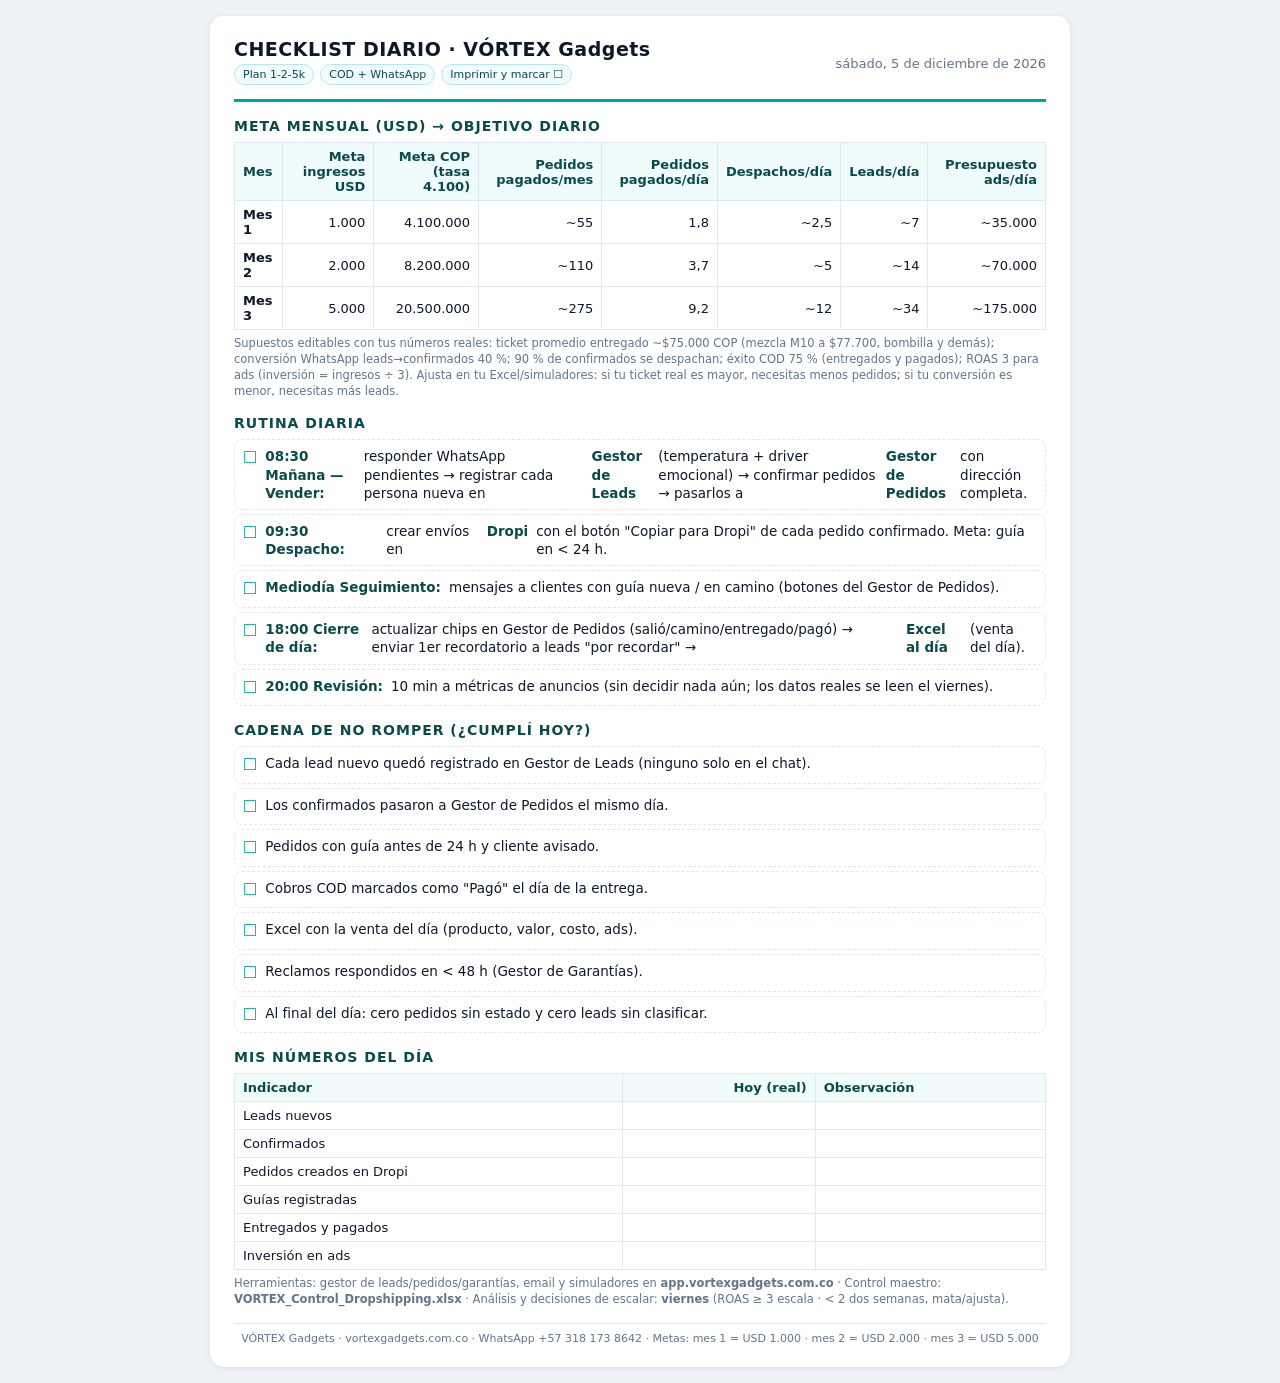
<file: checklist-diario-vortex.html>
<!DOCTYPE html>
<html lang="es">
<head>
<meta charset="UTF-8">
<meta name="viewport" content="width=device-width, initial-scale=1">
<title>Checklist Diario · Plan 1-2-5k · VÓRTEX Gadgets</title>
<style>
  :root{--teal:#00A6A6;--ink:#0f172a;--mut:#64748b;--line:#e2e8f0;--green:#15803d;--amber:#b45309;--red:#b91c1c}
  *{box-sizing:border-box;margin:0;padding:0}
  body{font-family:"Segoe UI",system-ui,-apple-system,sans-serif;background:#eef2f6;color:var(--ink);padding:16px}
  .page{max-width:860px;margin:0 auto;background:#fff;border-radius:14px;padding:22px 24px;box-shadow:0 1px 6px rgba(15,23,42,.08)}
  header{display:flex;justify-content:space-between;align-items:center;border-bottom:3px solid var(--teal);padding-bottom:10px;margin-bottom:14px;flex-wrap:wrap;gap:6px}
  header h1{font-size:19px;letter-spacing:.5px}
  header .fecha{font-size:13px;color:var(--mut)}
  h2{font-size:14px;text-transform:uppercase;letter-spacing:1px;margin:16px 0 8px;color:#0b4a4a}
  table{width:100%;border-collapse:collapse;font-size:13px}
  th,td{border:1px solid var(--line);padding:6px 8px;text-align:left}
  th{background:#f0fbfb;color:#0b4a4a}
  td.num,th.num{text-align:right}
  .nota{font-size:11.5px;color:var(--mut);margin-top:5px;line-height:1.4}
  ul.check{list-style:none;margin:4px 0 0}
  ul.check li{padding:7px 8px;border:1px dashed var(--line);border-radius:8px;margin:4px 0;display:flex;align-items:flex-start;gap:8px;font-size:13.5px;line-height:1.35}
  ul.check li b{color:#0b4a4a}
  ul.check li::before{content:"☐";font-size:16px;color:var(--teal);flex:none}
  .tags{display:flex;gap:6px;flex-wrap:wrap;margin:4px 0}
  .tag{font-size:11px;padding:3px 8px;border-radius:99px;background:#f0fbfb;color:#0b4a4a;border:1px solid #bce6e6}
  footer{margin-top:16px;font-size:11px;color:var(--mut);border-top:1px solid var(--line);padding-top:8px;text-align:center}
  @media print{body{background:#fff;padding:0}.page{box-shadow:none;max-width:100%}header h1{font-size:16px}}
</style>
</head>
<body>
<div class="page">
  <header>
    <div>
      <h1>CHECKLIST DIARIO · VÓRTEX Gadgets</h1>
      <div class="tags"><span class="tag">Plan 1-2-5k</span><span class="tag">COD + WhatsApp</span><span class="tag">Imprimir y marcar ☐</span></div>
    </div>
    <div class="fecha" id="fecha"></div>
  </header>

  <h2>Meta mensual (USD) → objetivo diario</h2>
  <table>
    <tr><th>Mes</th><th class="num">Meta ingresos USD</th><th class="num">Meta COP (tasa 4.100)</th><th class="num">Pedidos pagados/mes</th><th class="num">Pedidos pagados/día</th><th class="num">Despachos/día</th><th class="num">Leads/día</th><th class="num">Presupuesto ads/día</th></tr>
    <tr><td><b>Mes 1</b></td><td class="num">1.000</td><td class="num">4.100.000</td><td class="num">~55</td><td class="num">1,8</td><td class="num">~2,5</td><td class="num">~7</td><td class="num">~35.000</td></tr>
    <tr><td><b>Mes 2</b></td><td class="num">2.000</td><td class="num">8.200.000</td><td class="num">~110</td><td class="num">3,7</td><td class="num">~5</td><td class="num">~14</td><td class="num">~70.000</td></tr>
    <tr><td><b>Mes 3</b></td><td class="num">5.000</td><td class="num">20.500.000</td><td class="num">~275</td><td class="num">9,2</td><td class="num">~12</td><td class="num">~34</td><td class="num">~175.000</td></tr>
  </table>
  <p class="nota">Supuestos editables con tus números reales: ticket promedio entregado ~$75.000 COP (mezcla M10 a $77.700, bombilla y demás); conversión WhatsApp leads→confirmados 40 %; 90 % de confirmados se despachan; éxito COD 75 % (entregados y pagados); ROAS 3 para ads (inversión = ingresos ÷ 3). Ajusta en tu Excel/simuladores: si tu ticket real es mayor, necesitas menos pedidos; si tu conversión es menor, necesitas más leads.</p>

  <h2>Rutina diaria</h2>
  <ul class="check">
    <li><b>08:30 Mañana — Vender:</b> responder WhatsApp pendientes → registrar cada persona nueva en <b>Gestor de Leads</b> (temperatura + driver emocional) → confirmar pedidos → pasarlos a <b>Gestor de Pedidos</b> con dirección completa.</li>
    <li><b>09:30 Despacho:</b> crear envíos en <b>Dropi</b> con el botón "Copiar para Dropi" de cada pedido confirmado. Meta: guía en &lt; 24 h.</li>
    <li><b>Mediodía Seguimiento:</b> mensajes a clientes con guía nueva / en camino (botones del Gestor de Pedidos).</li>
    <li><b>18:00 Cierre de día:</b> actualizar chips en Gestor de Pedidos (salió/camino/entregado/pagó) → enviar 1er recordatorio a leads "por recordar" → <b>Excel al día</b> (venta del día).</li>
    <li><b>20:00 Revisión:</b> 10 min a métricas de anuncios (sin decidir nada aún; los datos reales se leen el viernes).</li>
  </ul>

  <h2>Cadena de no romper (¿cumplí hoy?)</h2>
  <ul class="check">
    <li>Cada lead nuevo quedó registrado en Gestor de Leads (ninguno solo en el chat).</li>
    <li>Los confirmados pasaron a Gestor de Pedidos el mismo día.</li>
    <li>Pedidos con guía antes de 24 h y cliente avisado.</li>
    <li>Cobros COD marcados como "Pagó" el día de la entrega.</li>
    <li>Excel con la venta del día (producto, valor, costo, ads).</li>
    <li>Reclamos respondidos en &lt; 48 h (Gestor de Garantías).</li>
    <li>Al final del día: cero pedidos sin estado y cero leads sin clasificar.</li>
  </ul>

  <h2>Mis números del día</h2>
  <table>
    <tr><th>Indicador</th><th class="num">Hoy (real)</th><th>Observación</th></tr>
    <tr><td>Leads nuevos</td><td class="num"></td><td></td></tr>
    <tr><td>Confirmados</td><td class="num"></td><td></td></tr>
    <tr><td>Pedidos creados en Dropi</td><td class="num"></td><td></td></tr>
    <tr><td>Guías registradas</td><td class="num"></td><td></td></tr>
    <tr><td>Entregados y pagados</td><td class="num"></td><td></td></tr>
    <tr><td>Inversión en ads</td><td class="num"></td><td></td></tr>
  </table>
  <p class="nota">Herramientas: gestor de leads/pedidos/garantías, email y simuladores en <b>app.vortexgadgets.com.co</b> · Control maestro: <b>VORTEX_Control_Dropshipping.xlsx</b> · Análisis y decisiones de escalar: <b>viernes</b> (ROAS ≥ 3 escala · &lt; 2 dos semanas, mata/ajusta).</p>

  <footer>VÓRTEX Gadgets · vortexgadgets.com.co · WhatsApp +57 318 173 8642 · Metas: mes 1 = USD 1.000 · mes 2 = USD 2.000 · mes 3 = USD 5.000</footer>
</div>
<script>document.getElementById('fecha').textContent=new Date().toLocaleDateString('es-CO',{weekday:'long',day:'numeric',month:'long',year:'numeric'});</script>
</body>
</html>
</file>
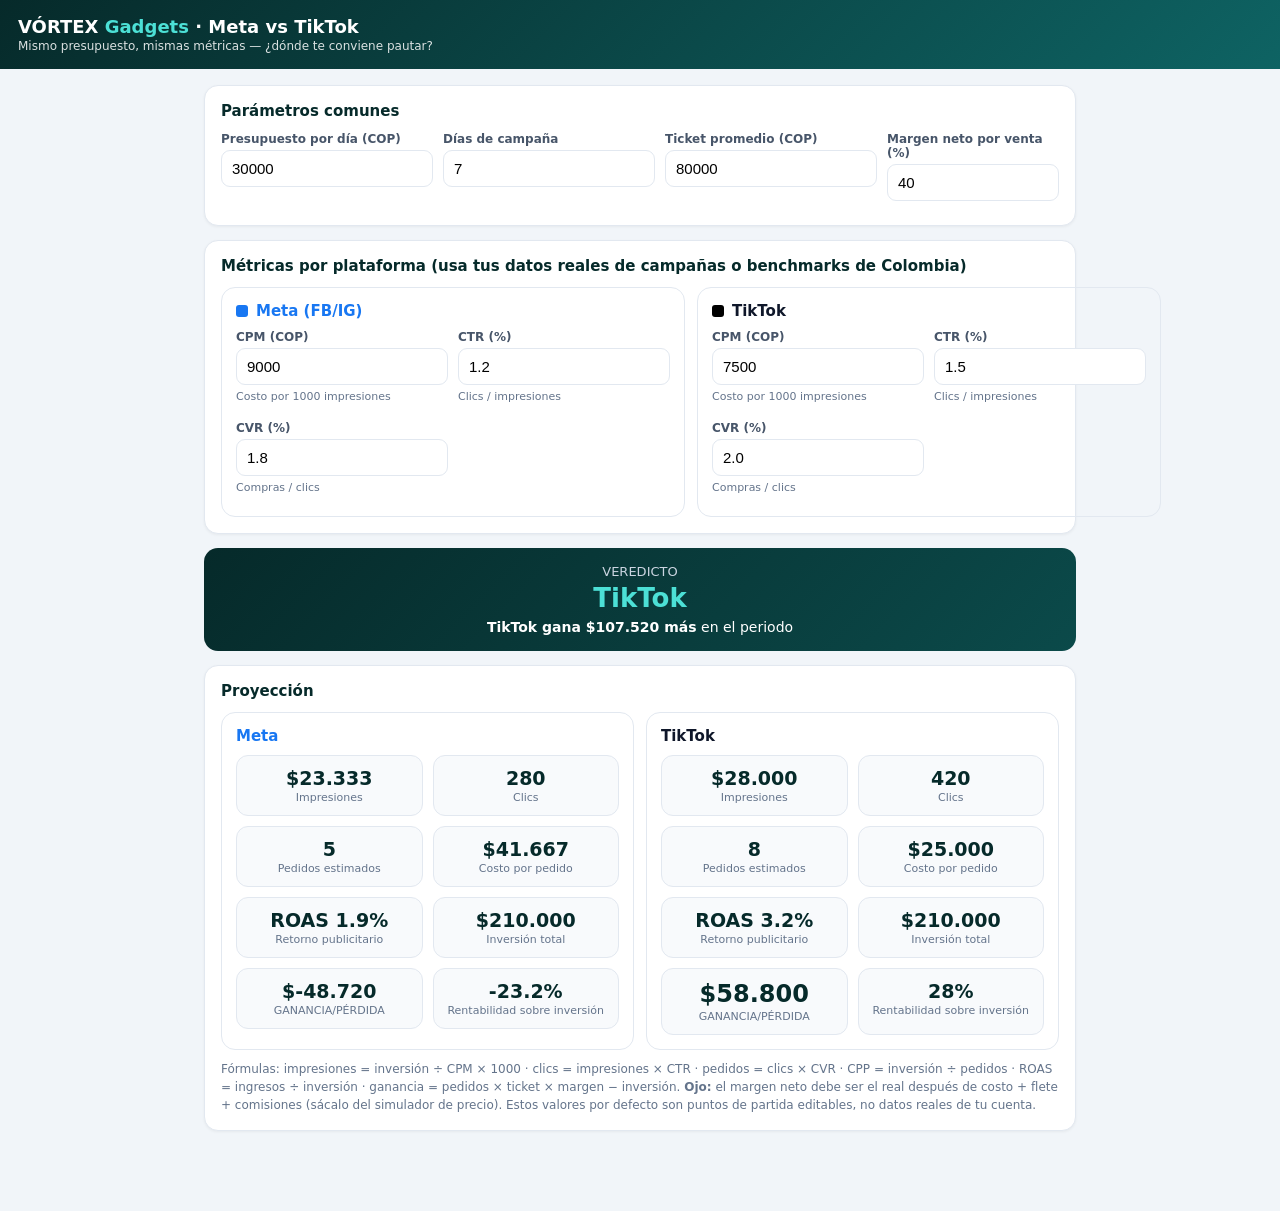
<file: comparador-metatiktok-vortex.html>
<!DOCTYPE html>
<html lang="es">
<head>
<meta charset="UTF-8">
<meta name="viewport" content="width=device-width, initial-scale=1">
<title>Comparador Meta vs TikTok · VÓRTEX Gadgets</title>
<style>
  :root{--bg:#f1f5f9;--card:#fff;--ink:#0f172a;--mut:#64748b;--line:#e2e8f0;--teal:#00A6A6;--teal-d:#0b7e7e;--green:#15803d;--green-bg:#dcfce7;--amber:#b45309;--amber-bg:#fef3c7;--red:#b91c1c;--red-bg:#fee2e2;--fb:#1877f2;--tt:#000}
  *{box-sizing:border-box;margin:0;padding:0}
  body{font-family:"Segoe UI",system-ui,-apple-system,Arial,sans-serif;background:var(--bg);color:var(--ink);padding-bottom:50px}
  .top{background:linear-gradient(135deg,#062a2a,#0b4a4a 55%,#0e6363);color:#fff;padding:16px 18px}
  .top h1{font-size:18px}.top h1 span{color:#4CE0D6}
  .top .sub{font-size:12px;opacity:.85;margin-top:2px}
  .wrap{max-width:900px;margin:0 auto;padding:16px 14px}
  .card{background:var(--card);border:1px solid var(--line);border-radius:14px;padding:16px;margin-bottom:14px;box-shadow:0 1px 3px rgba(0,0,0,.05)}
  .card h2{font-size:15px;color:#062a2a;margin-bottom:12px}
  .grid2{display:grid;grid-template-columns:1fr 1fr;gap:10px}
  .grid3{display:grid;grid-template-columns:1fr 1fr 1fr;gap:10px}
  .grid4{display:grid;grid-template-columns:1fr 1fr 1fr 1fr;gap:10px}
  .f{display:flex;flex-direction:column;gap:4px;margin-bottom:8px}
  .f label{font-size:12px;font-weight:600;color:#475569}
  .f input{border:1px solid var(--line);border-radius:9px;padding:9px 10px;font-size:15px;background:#fff}
  .f input:focus{outline:2px solid rgba(0,166,166,.4);border-color:var(--teal)}
  .hint{font-size:11px;color:var(--mut);margin-top:1px}
  .plat{display:grid;grid-template-columns:1fr 1fr;gap:12px}
  .pcol{border:1px solid var(--line);border-radius:14px;padding:14px}
  .pcol h3{font-size:15px;margin-bottom:10px;display:flex;align-items:center;gap:8px}
  .pcol.meta h3{color:var(--fb)}.pcol.tiktok h3{color:#0f172a}
  .res2{display:grid;grid-template-columns:1fr 1fr;gap:10px;margin-top:6px}
  .kpi{background:#f8fafc;border:1px solid var(--line);border-radius:12px;padding:11px;text-align:center}
  .kpi .v{font-size:19px;font-weight:800;color:#062a2a}
  .kpi .l{font-size:11px;color:var(--mut);margin-top:2px}
  .kpi.gan .v{font-size:24px}
  .ganador{background:linear-gradient(135deg,#062a2a,#0b4a4a);color:#fff;border-radius:14px;padding:16px;text-align:center;margin-bottom:14px}
  .ganador .v{font-size:26px;font-weight:800;color:#4CE0D6;margin:4px 0}
  .ganador .l{font-size:13px;color:#cbd5e1}
  .ganador .diff{font-size:14px;margin-top:6px}
  .ok{color:var(--green)}.bad{color:var(--red)}.warn{color:var(--amber)}
  .note{font-size:12px;color:var(--mut);margin-top:10px;line-height:1.5}
  @media(max-width:640px){.grid2,.grid3,.grid4,.plat,.res2{grid-template-columns:1fr}}
</style>
</head>
<body>
<header class="top">
  <h1>VÓRTEX <span>Gadgets</span> · Meta vs TikTok</h1>
  <div class="sub">Mismo presupuesto, mismas métricas — ¿dónde te conviene pautar?</div>
</header>
<main class="wrap">

  <div class="card">
    <h2>Parámetros comunes</h2>
    <div class="grid4">
      <div class="f"><label>Presupuesto por día (COP)</label><input id="c_bud" type="number" min="0" value="30000"></div>
      <div class="f"><label>Días de campaña</label><input id="c_dias" type="number" min="1" value="7"></div>
      <div class="f"><label>Ticket promedio (COP)</label><input id="c_ticket" type="number" min="0" value="80000"></div>
      <div class="f"><label>Margen neto por venta (%)</label><input id="c_margen" type="number" min="0" max="95" value="40"></div>
    </div>
  </div>

  <div class="card">
    <h2>Métricas por plataforma (usa tus datos reales de campañas o benchmarks de Colombia)</h2>
    <div class="plat">
      <div class="pcol meta">
        <h3><span style="display:inline-block;width:12px;height:12px;border-radius:3px;background:var(--fb)"></span> Meta (FB/IG)</h3>
        <div class="grid2">
          <div class="f"><label>CPM (COP)</label><input id="m_cpm" type="number" min="0" value="9000"><div class="hint">Costo por 1000 impresiones</div></div>
          <div class="f"><label>CTR (%)</label><input id="m_ctr" type="number" step="0.01" min="0" value="1.2"><div class="hint">Clics / impresiones</div></div>
          <div class="f"><label>CVR (%)</label><input id="m_cvr" type="number" step="0.01" min="0" value="1.8"><div class="hint">Compras / clics</div></div>
        </div>
      </div>
      <div class="pcol tiktok">
        <h3><span style="display:inline-block;width:12px;height:12px;border-radius:3px;background:#000"></span> TikTok</h3>
        <div class="grid2">
          <div class="f"><label>CPM (COP)</label><input id="t_cpm" type="number" min="0" value="7500"><div class="hint">Costo por 1000 impresiones</div></div>
          <div class="f"><label>CTR (%)</label><input id="t_ctr" type="number" step="0.01" min="0" value="1.5"><div class="hint">Clics / impresiones</div></div>
          <div class="f"><label>CVR (%)</label><input id="t_cvr" type="number" step="0.01" min="0" value="2.0"><div class="hint">Compras / clics</div></div>
        </div>
      </div>
    </div>
  </div>

  <div class="ganador" id="ganador">
    <div class="l">VEREDICTO</div>
    <div class="v" id="g_nombre">—</div>
    <div class="diff" id="g_diff"></div>
  </div>

  <div class="card">
    <h2>Proyección</h2>
    <div class="plat">
      <div class="pcol meta"><h3 style="color:var(--fb)">Meta</h3><div class="res2" id="r_meta"></div></div>
      <div class="pcol tiktok"><h3>TikTok</h3><div class="res2" id="r_tiktok"></div></div>
    </div>
    <div class="note">Fórmulas: impresiones = inversión ÷ CPM × 1000 · clics = impresiones × CTR · pedidos = clics × CVR · CPP = inversión ÷ pedidos · ROAS = ingresos ÷ inversión · ganancia = pedidos × ticket × margen − inversión. <b>Ojo:</b> el margen neto debe ser el real después de costo + flete + comisiones (sácalo del simulador de precio). Estos valores por defecto son puntos de partida editables, no datos reales de tu cuenta.</div>
  </div>
</main>

<script>
(function(){
  'use strict';
  var LS='vortex_cmp_v1';
  var ids=['c_bud','c_dias','c_ticket','c_margen','m_cpm','m_ctr','m_cvr','t_cpm','t_ctr','t_cvr'];
  function $(id){return document.getElementById(id);}
  function money(n){return '$'+Math.round(n).toLocaleString('es-CO');}
  function pct(n){return (Math.round(n*10)/10)+'%';}
  function n(id){var v=parseFloat($(id).value);return isNaN(v)?0:v;}
  function guardar(){var o={};ids.forEach(function(i){o[i]=$(i).value;});try{localStorage.setItem(LS,JSON.stringify(o));}catch(e){}}
  function cargar(){try{var o=JSON.parse(localStorage.getItem(LS)||'{}');ids.forEach(function(i){if(o[i]!==undefined)$(i).value=o[i];});}catch(e){}}
  function calcPlat(pre,bud,dias,ticket,margen,cpm,ctr,cvr){
    var inv=bud*dias;
    var imp=inv/(cpm||1)*1000;
    var clics=imp*(ctr/100);
    var pedidos=clics*(cvr/100);
    var cpp=pedidos>0?inv/pedidos:0;
    var ingresos=pedidos*ticket;
    var roas=ingresos/inv;
    var ganancia=pedidos*ticket*(margen/100)-inv;
    return {inv:inv,imp:imp,clics:clics,pedidos:pedidos,cpp:cpp,ingresos:ingresos,roas:roas,ganancia:ganancia};
  }
  function kpi(v,l,cls){return '<div class="kpi'+(cls?' '+cls:'')+'"><div class="v">'+v+'</div><div class="l">'+l+'</div></div>';}
  function render(){
    var bud=n('c_bud'),dias=Math.max(1,n('c_dias')),ticket=n('c_ticket'),margen=n('c_margen');
    var m=calcPlat('m',bud,dias,ticket,margen,n('m_cpm'),n('m_ctr'),n('m_cvr'));
    var t=calcPlat('t',bud,dias,ticket,margen,n('t_cpm'),n('t_ctr'),n('t_cvr'));
    var best=m.ganancia>=t.ganancia?'Meta':(t.ganancia>m.ganancia?'TikTok':'Empate');
    $('g_nombre').textContent=best;
    var diff=Math.abs(m.ganancia-t.ganancia);
    $('g_diff').innerHTML=diff>0?('<b>'+(best==='Empate'?'':best)+' gana '+money(diff)+' más</b> en el periodo'):'Ambas dan el mismo resultado con estos datos';
    if(m.ganancia<0&&t.ganancia<0&&best!=='Empate'){$('g_diff').textContent='Las dos pierden con estos números — revisa CVR/margen o prueba otra plataforma';}
    var mk=''+kpi(money(m.imp),'Impresiones')+kpi(Math.round(m.clics),'Clics')+kpi(Math.round(m.pedidos),'Pedidos estimados')+kpi(money(m.cpp),'Costo por pedido')+kpi('ROAS '+pct(m.roas),'Retorno publicitario')+kpi(money(m.inv),'Inversión total')+kpi(money(m.ganancia),'GANANCIA/PÉRDIDA',m.ganancia>=0?'gan':'')+kpi(pct(m.ganancia/m.inv*100),'Rentabilidad sobre inversión');
    $('r_meta').innerHTML=mk;
    var tk=''+kpi(money(t.imp),'Impresiones')+kpi(Math.round(t.clics),'Clics')+kpi(Math.round(t.pedidos),'Pedidos estimados')+kpi(money(t.cpp),'Costo por pedido')+kpi('ROAS '+pct(t.roas),'Retorno publicitario')+kpi(money(t.inv),'Inversión total')+kpi(money(t.ganancia),'GANANCIA/PÉRDIDA',t.ganancia>=0?'gan':'')+kpi(pct(t.ganancia/t.inv*100),'Rentabilidad sobre inversión');
    $('r_tiktok').innerHTML=tk;
    guardar();
  }
  ids.forEach(function(i){$(i).addEventListener('input',render);});
  cargar();render();
})();
</script>
</body>
</html>
</file>
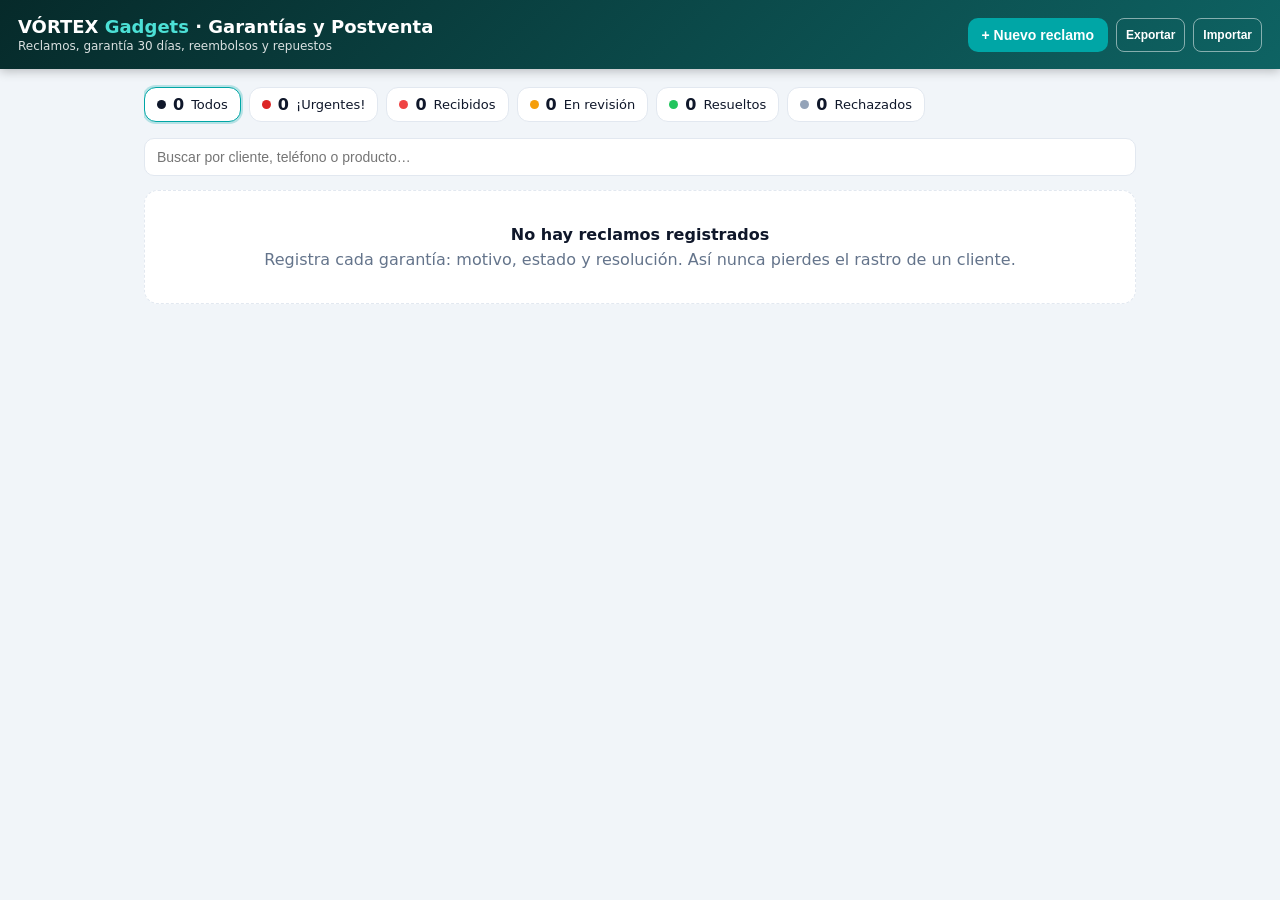
<file: gestor-garantias.html>
<!DOCTYPE html>
<html lang="es">
<head>
<meta charset="UTF-8">
<meta name="viewport" content="width=device-width, initial-scale=1">
<title>Gestor de Garantías · VÓRTEX Gadgets</title>
<style>
  :root{
    --bg:#f1f5f9;--card:#fff;--ink:#0f172a;--mut:#64748b;--line:#e2e8f0;
    --teal:#00A6A6;--teal-d:#0b7e7e;--green:#15803d;--green-bg:#dcfce7;
    --blue:#1d4ed8;--blue-bg:#dbeafe;--amber:#b45309;--amber-bg:#fef3c7;
    --red:#b91c1c;--red-bg:#fee2e2;--slate:#475569;--slate-bg:#e2e8f0;--purple:#6d28d9;--purple-bg:#ede9fe;
  }
  *{box-sizing:border-box;margin:0;padding:0}
  body{font-family:"Segoe UI",system-ui,-apple-system,Arial,sans-serif;background:var(--bg);color:var(--ink);padding-bottom:60px}
  .top{background:linear-gradient(135deg,#062a2a,#0b4a4a 55%,#0e6363);color:#fff;padding:16px 18px;position:sticky;top:0;z-index:50;box-shadow:0 2px 10px rgba(0,0,0,.25)}
  .top h1{font-size:18px}.top h1 span{color:#4CE0D6}
  .top .sub{font-size:12px;opacity:.85;margin-top:2px}
  .top-row{display:flex;align-items:center;justify-content:space-between;gap:10px;flex-wrap:wrap}
  .btn{border:0;border-radius:10px;padding:9px 14px;font-size:14px;font-weight:600;cursor:pointer;background:#e2e8f0;color:#0f172a}
  .btn:active{transform:scale(.97)}
  .btn.teal{background:var(--teal);color:#fff}.btn.teal:hover{background:var(--teal-d)}
  .btn.ghost{background:transparent;color:#fff;border:1px solid rgba(255,255,255,.5)}
  .btn.sm{padding:5px 9px;font-size:12px;border-radius:8px}
  .btn.danger{background:var(--red);color:#fff}
  .btn.ok{background:var(--green);color:#fff}
  .wrap{max-width:1020px;margin:0 auto;padding:14px 14px 0}
  .stats{display:flex;gap:8px;overflow-x:auto;padding:4px 0 10px;scrollbar-width:none}
  .stats::-webkit-scrollbar{display:none}
  .stat{flex:0 0 auto;background:var(--card);border:1px solid var(--line);border-radius:12px;padding:7px 12px;cursor:pointer;font-size:13px;display:flex;align-items:center;gap:7px}
  .stat b{font-size:16px}
  .stat.on{border-color:var(--teal);box-shadow:0 0 0 2px rgba(0,166,166,.25)}
  .dot{width:9px;height:9px;border-radius:50%;display:inline-block}
  .toolbar{display:flex;gap:8px;align-items:center;margin:6px 0 14px;flex-wrap:wrap}
  .search{flex:1;min-width:200px;padding:10px 12px;border:1px solid var(--line);border-radius:10px;font-size:14px;background:#fff}
  .list{display:grid;grid-template-columns:1fr;gap:12px}
  @media(min-width:760px){.list{grid-template-columns:1fr 1fr}}
  .g{background:var(--card);border:1px solid var(--line);border-radius:14px;padding:12px;box-shadow:0 1px 3px rgba(0,0,0,.06)}
  .g-h{display:flex;gap:10px;align-items:flex-start}
  .ava{width:40px;height:40px;border-radius:50%;background:var(--purple);color:#fff;font-weight:700;display:flex;align-items:center;justify-content:center;flex:0 0 40px;font-size:15px}
  .g-h .who{flex:1;min-width:0}
  .who .nm{font-weight:700;font-size:15px}
  .who .meta{font-size:12.5px;color:var(--mut)}
  .motivo{margin-top:6px;font-size:13px;background:#f8fafc;border:1px solid var(--line);border-radius:8px;padding:7px 9px;color:var(--ink)}
  .badges{margin-top:6px;display:flex;flex-wrap:wrap;gap:5px}
  .bdg{font-size:11px;font-weight:700;border-radius:999px;padding:2px 9px}
  .bdg.recibido{background:var(--red-bg);color:var(--red)}
  .bdg.revision{background:var(--amber-bg);color:var(--amber)}
  .bdg.resuelto{background:var(--green-bg);color:var(--green)}
  .bdg.rechazado{background:var(--slate-bg);color:var(--slate)}
  .bdg.urgente{background:#dc2626;color:#fff}
  .hist{margin-top:8px;font-size:11.5px;color:var(--mut);border-top:1px dashed var(--line);padding-top:6px}
  .acciones{display:flex;gap:6px;flex-wrap:wrap;margin-top:9px;border-top:1px dashed var(--line);padding-top:8px}
  .empty{background:var(--card);border:1.5px dashed var(--line);border-radius:14px;padding:34px 18px;text-align:center;color:var(--mut)}
  .empty b{display:block;font-size:16px;color:var(--ink);margin-bottom:6px}
  .ov{position:fixed;inset:0;background:rgba(8,25,25,.55);display:none;align-items:flex-start;justify-content:center;overflow:auto;z-index:100;padding:18px 12px}
  .ov.open{display:flex}
  .modal{background:#fff;border-radius:16px;width:100%;max-width:560px;padding:18px;margin:auto 0;box-shadow:0 10px 40px rgba(0,0,0,.3)}
  .modal h2{font-size:17px;margin-bottom:14px;color:#062a2a}
  .grid2{display:grid;grid-template-columns:1fr 1fr;gap:10px}
  .f{display:flex;flex-direction:column;gap:4px;margin-bottom:10px}
  .f label{font-size:12px;font-weight:600;color:var(--slate)}
  .f input,.f select,.f textarea{border:1px solid var(--line);border-radius:9px;padding:9px 10px;font-size:14px;background:#fff}
  .f input:focus,.f select:focus,.f textarea:focus{outline:2px solid rgba(0,166,166,.4);border-color:var(--teal)}
  .f textarea{resize:vertical;min-height:48px}
  .full{grid-column:1/-1}
  .modal-actions{display:flex;gap:8px;justify-content:flex-end;margin-top:6px}
  #toast{position:fixed;bottom:16px;left:50%;transform:translateX(-50%) translateY(80px);background:#062a2a;color:#fff;padding:10px 18px;border-radius:999px;font-size:13.5px;transition:.25s;z-index:200;opacity:0;pointer-events:none;max-width:92vw;text-align:center}
  #toast.show{opacity:1;transform:translateX(-50%) translateY(0)}
  .file-in{display:none}
  @media(max-width:520px){.grid2{grid-template-columns:1fr}}
</style>
</head>
<body>

<header class="top">
  <div class="top-row">
    <div>
      <h1>VÓRTEX <span>Gadgets</span> · Garantías y Postventa</h1>
      <div class="sub">Reclamos, garantía 30 días, reembolsos y repuestos</div>
    </div>
    <div style="display:flex;gap:8px;flex-wrap:wrap">
      <button class="btn teal" id="btnNuevo">+ Nuevo reclamo</button>
      <button class="btn ghost sm" id="btnExportar">Exportar</button>
      <button class="btn ghost sm" id="btnImportar">Importar</button>
      <input type="file" id="fileImp" class="file-in" accept=".json,application/json">
    </div>
  </div>
</header>

<main class="wrap">
  <div class="stats" id="stats"></div>
  <div class="toolbar">
    <input class="search" id="buscar" placeholder="Buscar por cliente, teléfono o producto…">
    <button class="btn" id="btnLimpiar" style="display:none">Limpiar</button>
  </div>
  <div id="lista" class="list"></div>
  <div class="empty" id="vacio" style="display:none">
    <b>No hay reclamos registrados</b>
    Registra cada garantía: motivo, estado y resolución. Así nunca pierdes el rastro de un cliente.
  </div>
</main>

<div class="ov" id="ov">
  <div class="modal">
    <h2 id="modalTitulo">Nuevo reclamo</h2>
    <div class="grid2">
      <div class="f"><label>Cliente *</label><input id="f_nombre" placeholder="Nombre y apellido"></div>
      <div class="f"><label>Teléfono / WhatsApp *</label><input id="f_telefono" inputmode="tel" placeholder="3001234567"></div>
      <div class="f"><label>Producto *</label><input id="f_producto" placeholder="Ej: Audífonos M10"></div>
      <div class="f"><label>Valor (COP)</label><input id="f_valor" type="number" min="0" placeholder="69930"></div>
      <div class="f"><label>Motivo</label>
        <select id="f_motivo">
          <option>No funciona / falla</option>
          <option>Llegó dañado</option>
          <option>Le falta una pieza</option>
          <option>Diferente al anunciado</option>
          <option>Cambio de opinión</option>
          <option>Otro</option>
        </select>
      </div>
      <div class="f"><label>Estado</label>
        <select id="f_estado">
          <option value="recibido">Recibido (abierto)</option>
          <option value="revision">En revisión con proveedor</option>
          <option value="resuelto">Resuelto</option>
          <option value="rechazado">Rechazado / fuera de garantía</option>
        </select>
      </div>
      <div class="f"><label>Resolución (si aplica)</label>
        <select id="f_resol">
          <option value="">— Elegir —</option>
          <option>Reembolso total</option>
          <option>Envío de repuesto</option>
          <option>Envío de producto nuevo</option>
          <option>Reparación</option>
          <option>Crédito / cupón</option>
        </select>
      </div>
      <div class="f"><label>N.º pedido / guía (opcional)</label><input id="f_ref" placeholder="P-XXX o guía"></div>
      <div class="f full"><label>Descripción del problema *</label><textarea id="f_desc" placeholder="Qué le pasa al producto, desde cuándo, qué probó el cliente…"></textarea></div>
      <div class="f full"><label>Solución aplicada / notas internas</label><textarea id="f_nota" placeholder="Qué respondió Dropi, costo del repuesto, acuerdos…"></textarea></div>
    </div>
    <div class="modal-actions">
      <button class="btn" id="btnCancelar">Cancelar</button>
      <button class="btn teal" id="btnGuardar">Guardar reclamo</button>
    </div>
  </div>
</div>
<div id="toast"></div>

<script>
(function(){
  'use strict';
  var LS='vortex_garantias_v1';
  var items=[],filtro='todos',termino='',editId=null;
  function $(id){return document.getElementById(id);}
  function esc(s){return String(s==null?'':s).replace(/[&<>"']/g,function(m){return{'&':'&amp;','<':'&lt;','>':'&gt;','"':'&quot;',"'":'&#39;'}[m];});}
  function money(n){n=Number(n)||0;return '$'+n.toLocaleString('es-CO');}
  function hoyISO(){return new Date().toISOString();}
  function fmt(iso){var d=new Date(iso);if(isNaN(d))return'';return d.toLocaleDateString('es-CO',{day:'2-digit',month:'2-digit',year:'2-digit'})+' '+d.toLocaleTimeString('es-CO',{hour:'2-digit',minute:'2-digit'});}
  function hDiff(iso){return Math.floor((Date.now()-new Date(iso).getTime())/3600000);}
  function toast(m){var t=$('toast');t.textContent=m;t.classList.add('show');clearTimeout(t._h);t._h=setTimeout(function(){t.classList.remove('show');},2400);}
  function guardar(){localStorage.setItem(LS,JSON.stringify(items));render();}
  function cargar(){try{var r=localStorage.getItem(LS);items=r?JSON.parse(r):[];if(!Array.isArray(items))items=[];}catch(e){items=[];}}
  function nuevoId(){return'G'+Date.now().toString(36).toUpperCase();}
  function nuevo(){return{id:nuevoId(),creado:hoyISO(),updated:hoyISO(),nombre:'',telefono:'',producto:'',valor:0,motivo:'No funciona / falla',estado:'recibido',resol:'',ref:'',desc:'',nota:'',hist:[{fecha:hoyISO(),tipo:'Reclamo registrado'}]};}
  function estadoAlerta(g){
    if(g.estado==='recibido'||g.estado==='revision'){
      var h=hDiff(g.updated);
      if(g.estado==='recibido'&&h>=48)return'urgente';
      if(g.estado==='revision'&&h>=72)return'urgente';
    }
    return g.estado;
  }
  function catG(g){
    var e=estadoAlerta(g);
    if(e==='urgente')return'urgentes';
    if(g.estado==='resuelto')return'resueltos';
    if(g.estado==='rechazado')return'rechazados';
    return g.estado==='revision'?'revision':'recibidos';
  }
  function enFiltro(g){
    var c=catG(g);
    if(filtro!=='todos'&&c!==filtro)return false;
    if(termino){var q=termino.toLowerCase();var hay=(g.nombre+' '+g.telefono+' '+g.producto+' '+g.desc+' '+g.ref).toLowerCase();if(hay.indexOf(q)===-1)return false;}
    return true;
  }
  var CATS=[['todos','Todos'],['urgentes','¡Urgentes!'],['recibidos','Recibidos'],['revision','En revisión'],['resueltos','Resueltos'],['rechazados','Rechazados']];
  var DOT={todos:'#0f172a',urgentes:'#dc2626',recibidos:'#ef4444',revision:'#f59e0b',resueltos:'#22c55e',rechazados:'#94a3b8'};
  var ETIQ={recibido:'Recibido',revision:'En revisión',resuelto:'Resuelto',rechazado:'Rechazado'};
  function renderStats(){
    var c={};CATS.forEach(function(x){c[x[0]]=0;});
    items.forEach(function(g){c[catG(g)]++;c.todos++;});
    var h='';
    CATS.forEach(function(x){h+='<div class="stat'+(filtro===x[0]?' on':'')+'" data-f="'+x[0]+'"><span class="dot" style="background:'+DOT[x[0]]+'"></span><b>'+c[x[0]]+'</b> '+x[1]+'</div>';});
    $('stats').innerHTML=h;
  }
  function msjRespuesta(g){
    var m='Hola '+(g.nombre||'')+', gracias por escribirnos 🙌\n\n';
    if(g.estado==='recibido')m+='Recibimos tu caso de garantía por '+(g.producto||'tu producto')+'. Lo estamos revisando con nuestro equipo y te respondemos a la brevedad (máx. 48 h).';
    else if(g.estado==='revision')m+='Te confirmamos que tu caso por '+(g.producto||'tu producto')+' está en revisión con el proveedor. Te avisamos en cuanto tengamos respuesta.';
    else if(g.estado==='resuelto')m+='¡Tu caso quedó resuelto! '+(g.resol?('Resolución: '+g.resol+'.'):'')+' Gracias por tu paciencia. Si necesitas algo más, aquí estamos.';
    else m+='Lamentamos informarte que tu caso quedó rechazado por estar fuera de los términos de garantía. ¿Te podemos ayudar con otra cosa?';
    m+='\n\n— VÓRTEX Gadgets · soportevortexgadgets@gmail.com';
    return m;
  }
  function cardG(g){
    var e=estadoAlerta(g);
    var ini=esc(((g.nombre||'?').charAt(0)+(g.nombre||' ').split(' ')[1]||'').charAt(0).toUpperCase());
    var wa='https://wa.me/'+String(g.telefono||'').replace(/\D/g,'');
    var bdg='<span class="bdg '+(e==='urgente'?'urgente':g.estado)+'">'+(e==='urgente'?'¡SIN AVANCE!':ETIQ[g.estado])+'</span>';
    if(g.resol)bdg+='<span class="bdg revision" style="background:#e0f2fe;color:#075985">'+esc(g.resol)+'</span>';
    var hist=(g.hist||[]).slice(-5).map(function(h){return'<div>• '+fmt(h.fecha)+' — '+esc(h.tipo)+'</div>';}).join('');
    return '<article class="g" data-id="'+esc(g.id)+'">'+
      '<div class="g-h"><div class="ava">'+ini+'</div><div class="who">'+
        '<div class="nm">'+esc(g.nombre||'(sin nombre)')+'</div>'+
        '<div class="meta">📱 '+(g.telefono?'<a href="'+wa+'" target="_blank" rel="noopener" style="color:var(--teal-d)">'+esc(g.telefono)+'</a>':'—')+'</div>'+
        '<div class="meta">🛍 '+esc(g.producto||'—')+(g.valor?' · '+money(g.valor):'')+(g.ref?' · ref '+esc(g.ref):'')+'</div>'+
        '<div class="badges">'+bdg+'</div>'+
      '</div></div>'+
      '<div class="motivo"><b>'+esc(g.motivo)+':</b> '+esc(g.desc||'')+'</div>'+
      (g.nota?'<div style="margin-top:6px;font-size:12.5px;color:var(--mut);background:#f8fafc;border-left:3px solid var(--line);padding:5px 8px;border-radius:0 6px 6px 0">🗒 '+esc(g.nota)+'</div>':'')+
      '<div class="acciones">'+
        '<button class="btn sm teal" data-a="wa">Respuesta WhatsApp</button>'+
        '<button class="btn sm" data-a="revision" style="background:var(--amber-bg);color:var(--amber)">En revisión</button>'+
        '<button class="btn sm" data-a="resuelto">Resolver</button>'+
        '<button class="btn sm" data-a="rechazado">Rechazar</button>'+
        '<button class="btn sm" data-a="editar">Editar</button>'+
        '<button class="btn sm danger" data-a="borrar">✕</button>'+
      '</div>'+
      (hist?'<div class="hist">'+hist+'</div>':'')+
    '</article>';
  }
  function render(){
    renderStats();
    var vis=items.filter(enFiltro).sort(function(a,b){return(b.updated||'').localeCompare(a.updated||'');});
    $('lista').innerHTML=vis.map(cardG).join('');
    $('vacio').style.display=items.length?'none':'block';
    $('btnLimpiar').style.display=(filtro!=='todos'||termino)?'inline-block':'none';
  }
  function abrirModal(g){
    editId=g?g.id:null;
    $('modalTitulo').textContent=g?'Editar reclamo':'Nuevo reclamo';
    $('f_nombre').value=g?g.nombre:'';$('f_telefono').value=g?g.telefono:'';
    $('f_producto').value=g?g.producto:'';$('f_valor').value=g?(g.valor||''):'';
    $('f_motivo').value=g?(g.motivo||'No funciona / falla'):'No funciona / falla';
    $('f_estado').value=g?(g.estado||'recibido'):'recibido';
    $('f_resol').value=g?(g.resol||''):'';
    $('f_ref').value=g?(g.ref||''):'';
    $('f_desc').value=g?g.desc:'';$('f_nota').value=g?g.nota:'';
    $('ov').classList.add('open');
    setTimeout(function(){$('f_nombre').focus();},60);
  }
  function cerrar(){$('ov').classList.remove('open');editId=null;}
  function leer(){
    var d={nombre:$('f_nombre').value.trim(),telefono:$('f_telefono').value.trim(),producto:$('f_producto').value.trim(),valor:Math.max(0,parseInt($('f_valor').value,10)||0),motivo:$('f_motivo').value,estado:$('f_estado').value,resol:$('f_resol').value,ref:$('f_ref').value.trim(),desc:$('f_desc').value.trim(),nota:$('f_nota').value.trim()};
    if(!d.nombre||!d.telefono||!d.producto){toast('Cliente, teléfono y producto son obligatorios');return null;}
    if(!d.desc){toast('Describe el problema');return null;}
    return d;
  }
  function guardarForm(){
    var d=leer();if(!d)return;
    if(editId){
      var g=items.find(function(x){return x.id===editId;});
      if(g){for(var k in d)g[k]=d[k];g.updated=hoyISO();g.hist=g.hist||[];g.hist.push({fecha:hoyISO(),tipo:'Reclamo actualizado'});toast('Reclamo actualizado');}
    }else{var n=nuevo();for(var k2 in d)n[k2]=d[k2];items.push(n);toast('Reclamo registrado');}
    cerrar();guardar();
  }
  function cambiarEstado(g,estado,tipo){
    g.estado=estado;g.updated=hoyISO();
    g.hist=g.hist||[];g.hist.push({fecha:hoyISO(),tipo:tipo});
    guardar();
  }
  function resolver(g){
    var r=prompt('Tipo de resolución:\n1 = Reembolso total\n2 = Envío de repuesto\n3 = Producto nuevo\n4 = Reparación\n5 = Crédito/cupón\n\nEscribe el número o el texto:',g.resol||'');
    if(r===null)return;
    var map={'1':'Reembolso total','2':'Envío de repuesto','3':'Envío de producto nuevo','4':'Reparación','5':'Crédito / cupón'};
    g.resol=map[r.trim()]||r.trim();
    g.estado='resuelto';g.updated=hoyISO();g.hist=g.hist||[];g.hist.push({fecha:hoyISO(),tipo:'Resuelto: '+g.resol});
    guardar();toast('Reclamo resuelto: '+g.resol);
  }
  function exportJSON(){
    var a=document.createElement('a');
    a.href=URL.createObjectURL(new Blob([JSON.stringify({app:'gestor-garantias-vortex',version:1,exportado:new Date().toISOString(),reclamos:items},null,2)],{type:'application/json'}));
    a.download='garantias-vortex-'+new Date().toISOString().slice(0,10)+'.json';
    document.body.appendChild(a);a.click();setTimeout(function(){URL.revokeObjectURL(a.href);document.body.removeChild(a);},400);
    toast('Exportados '+items.length+' reclamos');
  }
  function importJSON(f){
    var r=new FileReader();
    r.onload=function(){
      try{var d=JSON.parse(r.result);var arr=Array.isArray(d)?d:(d&&Array.isArray(d.reclamos)?d.reclamos:null);
        if(!arr){toast('Archivo no válido');return;}
        if(arr.length&&confirm('¿Reemplazar los '+items.length+' reclamos actuales por '+arr.length+'?')){
          items=arr.map(function(g){g.id=g.id||nuevoId();g.creado=g.creado||hoyISO();g.updated=g.updated||g.creado;g.hist=g.hist||[];return g;});
          guardar();toast('Importados '+arr.length+' reclamos');
        }
      }catch(e){toast('Error al leer archivo');}
    };
    r.readAsText(f);
  }
  $('btnNuevo').onclick=function(){abrirModal(null);};
  $('btnCancelar').onclick=cerrar;
  $('btnGuardar').onclick=guardarForm;
  $('btnExportar').onclick=exportJSON;
  $('btnImportar').onclick=function(){$('fileImp').click();};
  $('fileImp').onchange=function(){if(this.files[0])importJSON(this.files[0]);this.value='';};
  $('btnLimpiar').onclick=function(){filtro='todos';termino='';$('buscar').value='';render();};
  $('buscar').oninput=function(){termino=this.value.trim();render();};
  $('stats').onclick=function(e){var el=e.target.closest('.stat');if(!el)return;filtro=el.dataset.f;render();};
  $('lista').onclick=function(e){
    var card=e.target.closest('.g');if(!card)return;
    var g=items.find(function(x){return x.id===card.dataset.id;});if(!g)return;
    var b=e.target.closest('[data-a]');if(!b)return;
    var a=b.dataset.a;
    if(a==='editar')abrirModal(g);
    else if(a==='borrar'){if(confirm('¿Borrar el reclamo de '+(g.nombre||g.id)+'?')){items=items.filter(function(x){return x.id!==g.id;});guardar();toast('Reclamo borrado');}}
    else if(a==='wa'){if(!g.telefono){toast('Sin teléfono');return;}window.open('https://wa.me/'+String(g.telefono).replace(/\D/g,'')+'?text='+encodeURIComponent(msjRespuesta(g)),'_blank');}
    else if(a==='revision')cambiarEstado(g,'revision','Pasó a revisión con proveedor');
    else if(a==='rechazado')cambiarEstado(g,'rechazado','Rechazado (fuera de garantía)');
    else if(a==='resuelto')resolver(g);
  };
  $('ov').onclick=function(e){if(e.target===$('ov'))cerrar();};
  document.addEventListener('keydown',function(e){if(e.key==='Escape')cerrar();});
  cargar();render();
})();
</script>
</body>
</html>
</file>
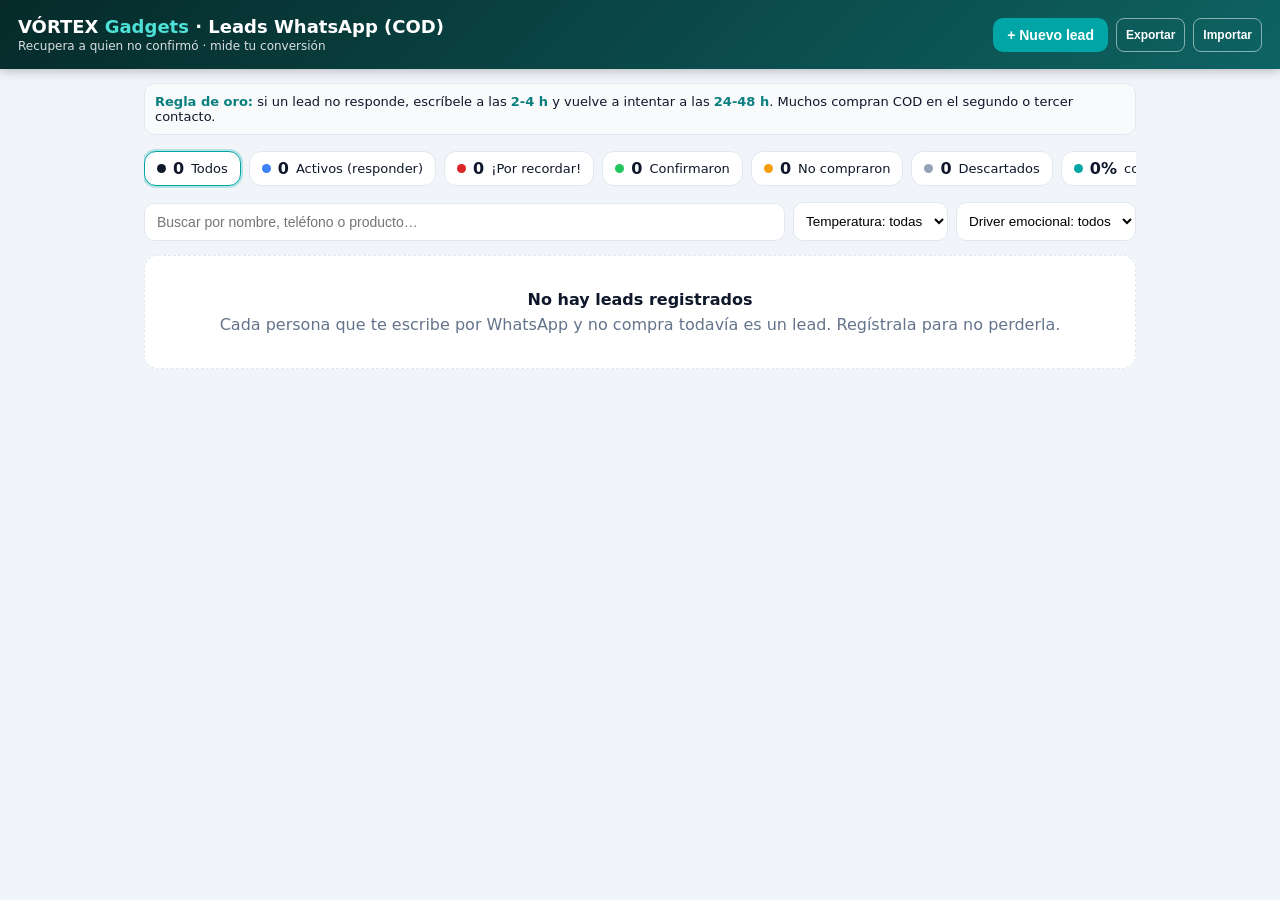
<file: gestor-leads-cod.html>
<!DOCTYPE html>
<html lang="es">
<head>
<meta charset="UTF-8">
<meta name="viewport" content="width=device-width, initial-scale=1">
<title>Gestor de Leads COD · VÓRTEX Gadgets</title>
<style>
  :root{
    --bg:#f1f5f9; --card:#fff; --ink:#0f172a; --mut:#64748b; --line:#e2e8f0;
    --teal:#00A6A6; --teal-d:#0b7e7e; --green:#15803d; --green-bg:#dcfce7;
    --blue:#1d4ed8; --blue-bg:#dbeafe; --amber:#b45309; --amber-bg:#fef3c7;
    --red:#b91c1c; --red-bg:#fee2e2; --slate:#475569; --slate-bg:#e2e8f0;
  }
  *{box-sizing:border-box;margin:0;padding:0}
  body{font-family:"Segoe UI",system-ui,-apple-system,Arial,sans-serif;background:var(--bg);color:var(--ink);padding-bottom:60px}
  .top{background:linear-gradient(135deg,#062a2a,#0b4a4a 55%,#0e6363);color:#fff;padding:16px 18px;position:sticky;top:0;z-index:50;box-shadow:0 2px 10px rgba(0,0,0,.25)}
  .top h1{font-size:18px}.top h1 span{color:#4CE0D6}
  .top .sub{font-size:12px;opacity:.85;margin-top:2px}
  .top-row{display:flex;align-items:center;justify-content:space-between;gap:10px;flex-wrap:wrap}
  .btn{border:0;border-radius:10px;padding:9px 14px;font-size:14px;font-weight:600;cursor:pointer;background:#e2e8f0;color:#0f172a}
  .btn:active{transform:scale(.97)}
  .btn.teal{background:var(--teal);color:#fff}.btn.teal:hover{background:var(--teal-d)}
  .btn.ghost{background:transparent;color:#fff;border:1px solid rgba(255,255,255,.5)}
  .btn.sm{padding:5px 9px;font-size:12px;border-radius:8px}
  .btn.danger{background:var(--red);color:#fff}
  .wrap{max-width:1020px;margin:0 auto;padding:14px 14px 0}
  .stats{display:flex;gap:8px;overflow-x:auto;padding:4px 0 10px;scrollbar-width:none}
  .stats::-webkit-scrollbar{display:none}
  .stat{flex:0 0 auto;background:var(--card);border:1px solid var(--line);border-radius:12px;padding:7px 12px;cursor:pointer;font-size:13px;display:flex;align-items:center;gap:7px}
  .stat b{font-size:16px}
  .stat.on{border-color:var(--teal);box-shadow:0 0 0 2px rgba(0,166,166,.25)}
  .dot{width:9px;height:9px;border-radius:50%;display:inline-block}
  .toolbar{display:flex;gap:8px;align-items:center;margin:6px 0 14px;flex-wrap:wrap}
  .search{flex:1;min-width:200px;padding:10px 12px;border:1px solid var(--line);border-radius:10px;font-size:14px;background:#fff}
  .list{display:grid;grid-template-columns:1fr;gap:12px}
  @media(min-width:760px){.list{grid-template-columns:1fr 1fr}}
  .ld{background:var(--card);border:1px solid var(--line);border-radius:14px;padding:12px;box-shadow:0 1px 3px rgba(0,0,0,.06)}
  .ld.cerrado{opacity:.7}
  .ld-h{display:flex;gap:10px;align-items:flex-start}
  .ava{width:40px;height:40px;border-radius:50%;background:var(--amber);color:#fff;font-weight:700;display:flex;align-items:center;justify-content:center;flex:0 0 40px;font-size:15px}
  .ld-h .who{flex:1;min-width:0}
  .who .nm{font-weight:700;font-size:15px}
  .who .meta{font-size:12.5px;color:var(--mut)}
  .badges{margin-top:6px;display:flex;flex-wrap:wrap;gap:5px}
  .bdg{font-size:11px;font-weight:700;border-radius:999px;padding:2px 9px}
  .bdg.nuevo{background:var(--blue-bg);color:var(--blue)}
  .bdg.recordado{background:var(--amber-bg);color:var(--amber)}
  .bdg.confirmado{background:var(--green-bg);color:var(--green)}
  .bdg.nocompro{background:var(--red-bg);color:var(--red)}
  .bdg.descartado{background:var(--slate-bg);color:var(--slate)}
  .bdg.alerta{background:#dc2626;color:#fff}
  .hist{margin-top:8px;font-size:11.5px;color:var(--mut);border-top:1px dashed var(--line);padding-top:6px}
  .hist div{padding:1px 0}
  .acciones{display:flex;gap:6px;flex-wrap:wrap;margin-top:9px;border-top:1px dashed var(--line);padding-top:8px}
  .empty{background:var(--card);border:1.5px dashed var(--line);border-radius:14px;padding:34px 18px;text-align:center;color:var(--mut)}
  .empty b{display:block;font-size:16px;color:var(--ink);margin-bottom:6px}
  .ov{position:fixed;inset:0;background:rgba(8,25,25,.55);display:none;align-items:flex-start;justify-content:center;overflow:auto;z-index:100;padding:18px 12px}
  .ov.open{display:flex}
  .modal{background:#fff;border-radius:16px;width:100%;max-width:560px;padding:18px;margin:auto 0;box-shadow:0 10px 40px rgba(0,0,0,.3)}
  .modal h2{font-size:17px;margin-bottom:14px;color:#062a2a}
  .grid2{display:grid;grid-template-columns:1fr 1fr;gap:10px}
  .f{display:flex;flex-direction:column;gap:4px;margin-bottom:10px}
  .f label{font-size:12px;font-weight:600;color:var(--slate)}
  .f input,.f select,.f textarea{border:1px solid var(--line);border-radius:9px;padding:9px 10px;font-size:14px;background:#fff}
  .f input:focus,.f select:focus,.f textarea:focus{outline:2px solid rgba(0,166,166,.4);border-color:var(--teal)}
  .f textarea{resize:vertical;min-height:48px}
  .full{grid-column:1/-1}
  .modal-actions{display:flex;gap:8px;justify-content:flex-end;margin-top:6px}
  #toast{position:fixed;bottom:16px;left:50%;transform:translateX(-50%) translateY(80px);background:#062a2a;color:#fff;padding:10px 18px;border-radius:999px;font-size:13.5px;transition:.25s;z-index:200;opacity:0;pointer-events:none;max-width:92vw;text-align:center}
  #toast.show{opacity:1;transform:translateX(-50%) translateY(0)}
  .file-in{display:none}
  @media(max-width:520px){.grid2{grid-template-columns:1fr}}
  .plant{background:#f8fafc;border:1px solid var(--line);border-radius:10px;padding:10px;margin-bottom:12px;font-size:13px}
  .plant b{color:var(--teal-d)}
</style>
</head>
<body>

<header class="top">
  <div class="top-row">
    <div>
      <h1>VÓRTEX <span>Gadgets</span> · Leads WhatsApp (COD)</h1>
      <div class="sub">Recupera a quien no confirmó · mide tu conversión</div>
    </div>
    <div style="display:flex;gap:8px;flex-wrap:wrap">
      <button class="btn teal" id="btnNuevo">+ Nuevo lead</button>
      <button class="btn ghost sm" id="btnExportar">Exportar</button>
      <button class="btn ghost sm" id="btnImportar">Importar</button>
      <input type="file" id="fileImp" class="file-in" accept=".json,application/json">
    </div>
  </div>
</header>

<main class="wrap">
  <div class="plant"><b>Regla de oro:</b> si un lead no responde, escríbele a las <b>2-4 h</b> y vuelve a intentar a las <b>24-48 h</b>. Muchos compran COD en el segundo o tercer contacto.</div>
  <div class="stats" id="stats"></div>
  <div class="toolbar">
    <input class="search" id="buscar" placeholder="Buscar por nombre, teléfono o producto…">
    <select id="fTemp" style="padding:10px 8px;border:1px solid #e2e8f0;border-radius:10px;font-size:13.5px;background:#fff">
      <option value="">Temperatura: todas</option>
      <option value="frio">Fríos</option>
      <option value="tibio">Tibios</option>
      <option value="caliente">Calientes</option>
    </select>
    <select id="fDrv" style="padding:10px 8px;border:1px solid #e2e8f0;border-radius:10px;font-size:13.5px;background:#fff">
      <option value="">Driver emocional: todos</option>
      <option value="miedo">Miedos</option>
      <option value="deseo">Deseos</option>
      <option value="meta">Metas</option>
      <option value="sentimiento">Sentimientos</option>
      <option value="logro">Logros</option>
      <option value="seguridad">Seguridad</option>
    </select>
    <button class="btn" id="btnLimpiar" style="display:none">Limpiar</button>
  </div>
  <div id="lista" class="list"></div>
  <div class="empty" id="vacio" style="display:none">
    <b>No hay leads registrados</b>
    Cada persona que te escribe por WhatsApp y no compra todavía es un lead. Regístrala para no perderla.
  </div>
</main>

<div class="ov" id="ov">
  <div class="modal">
    <h2 id="modalTitulo">Nuevo lead</h2>
    <div class="grid2">
      <div class="f"><label>Nombre *</label><input id="f_nombre" placeholder="Nombre del interesado"></div>
      <div class="f"><label>Teléfono / WhatsApp *</label><input id="f_telefono" inputmode="tel" placeholder="3001234567"></div>
      <div class="f"><label>Producto que le interesa</label><input id="f_producto" placeholder="Ej: Audífonos M10"></div>
      <div class="f"><label>Valor (COP)</label><input id="f_valor" type="number" min="0" placeholder="69930"></div>
      <div class="f"><label>Fuente</label>
        <select id="f_fuente">
          <option>WhatsApp</option><option>Meta (FB/IG)</option><option>TikTok</option>
          <option>App / página</option><option>Referido</option><option>Otro</option>
        </select>
      </div>
      <div class="f"><label>Estado</label>
        <select id="f_estado">
          <option value="nuevo">Nuevo (sin respuesta)</option>
          <option value="recordado">Recordado (le escribí)</option>
          <option value="confirmado">Confirmó / va a comprar</option>
          <option value="nocompro">No compró</option>
          <option value="descartado">Descartado (no contesta)</option>
        </select>
      </div>
      <div class="f"><label>Temperatura</label>
        <select id="f_temp">
          <option value="">— Sin clasificar —</option>
          <option value="frio">Frío (apenas conoce)</option>
          <option value="tibio">Tibio (interesado)</option>
          <option value="caliente">Caliente (a punto de comprar)</option>
        </select>
      </div>
      <div class="f"><label>Driver emocional (qué lo mueve)</label>
        <select id="f_driver">
          <option value="">— Sin clasificar —</option>
          <option value="miedo">Miedo (no perder la oportunidad)</option>
          <option value="deseo">Deseo (querer tenerlo)</option>
          <option value="meta">Meta (objetivo que persigue)</option>
          <option value="sentimiento">Sentimiento (sentirse bien)</option>
          <option value="logro">Logro (premiarse)</option>
          <option value="seguridad">Seguridad (confianza total)</option>
        </select>
      </div>
      <div class="f full"><label>Notas / motivo (si no compró)</label><textarea id="f_nota" placeholder="Ej: dice que es caro, quiere pensarlo, no le llegó el mensaje…"></textarea></div>
    </div>
    <div class="modal-actions">
      <button class="btn" id="btnCancelar">Cancelar</button>
      <button class="btn teal" id="btnGuardar">Guardar lead</button>
    </div>
  </div>
</div>
<div id="toast"></div>

<script>
(function(){
  'use strict';
  var LS='vortex_leads_v1';
  var leads=[], filtro='todos', termino='', editId=null, filtroT='', filtroD='';
  function $(id){return document.getElementById(id);}
  function esc(s){return String(s==null?'':s).replace(/[&<>"']/g,function(m){return{'&':'&amp;','<':'&lt;','>':'&gt;','"':'&quot;',"'":'&#39;'}[m];});}
  function money(n){n=Number(n)||0;return '$'+n.toLocaleString('es-CO');}
  function hoyISO(){return new Date().toISOString();}
  function fmt(iso){var d=new Date(iso);if(isNaN(d))return'';return d.toLocaleDateString('es-CO',{day:'2-digit',month:'2-digit',year:'2-digit'})+' '+d.toLocaleTimeString('es-CO',{hour:'2-digit',minute:'2-digit'});}
  function hDiff(iso){return Math.floor((Date.now()-new Date(iso).getTime())/3600000);}
  function toast(m){var t=$('toast');t.textContent=m;t.classList.add('show');clearTimeout(t._h);t._h=setTimeout(function(){t.classList.remove('show');},2400);}
  function guardar(){localStorage.setItem(LS,JSON.stringify(leads));render();}
  function cargar(){try{var r=localStorage.getItem(LS);leads=r?JSON.parse(r):[];if(!Array.isArray(leads))leads=[];}catch(e){leads=[];}}
  function nuevoId(){return'L'+Date.now().toString(36).toUpperCase();}
  function nuevoLead(){return{id:nuevoId(),creado:hoyISO(),nombre:'',telefono:'',producto:'',valor:0,fuente:'WhatsApp',estado:'nuevo',temperatura:'',driver:'',nota:'',hist:[]};}

  function estadoLead(l){
    if(l.estado==='confirmado')return'confirmado';
    if(l.estado==='nocompro')return'nocompro';
    if(l.estado==='descartado')return'descartado';
    var h=hDiff(l.creado);
    if(l.estado==='nuevo'&&h>=24)return'porrecordar';
    return'activo';
  }
  function catLead(l){
    var e=estadoLead(l);
    if(e==='porrecordar')return'recordar';
    if(e==='confirmado')return'confirmados';
    if(e==='nocompro')return'nocompraron';
    if(e==='descartado')return'descartados';
    return'activos';
  }
  function enFiltro(l){
    var c=catLead(l);
    if(filtro!=='todos'&&c!==filtro)return false;
    if(filtroT&&l.temperatura!==filtroT)return false;
    if(filtroD&&l.driver!==filtroD)return false;
    if(termino){var q=termino.toLowerCase();var hay=(l.nombre+' '+l.telefono+' '+l.producto+' '+l.nota).toLowerCase();if(hay.indexOf(q)===-1)return false;}
    return true;
  }
  var CATS=[['todos','Todos'],['activos','Activos (responder)'],['recordar','¡Por recordar!'],['confirmados','Confirmaron'],['nocompraron','No compraron'],['descartados','Descartados']];
  var DOT={todos:'#0f172a',activos:'#3b82f6',recordar:'#dc2626',confirmados:'#22c55e',nocompraron:'#f59e0b',descartados:'#94a3b8'};
  var ETIQ={nuevo:'Nuevo',recordado:'Recordado',confirmado:'Confirmó',nocompro:'No compró',descartado:'Descartado'};
  var TEMPS=[['frio','Frío'],['tibio','Tibio'],['caliente','Caliente']];
  var TMPSTYLE={frio:['#e2e8f0','#475569'],tibio:['#fef3c7','#b45309'],caliente:['#dcfce7','#15803d']};
  function tempNombre(t){var r=TEMPS.find(function(x){return x[0]===t;});return r?r[1]:'';}
  var DRIVERS=[['miedo','Miedo','#ef4444'],['deseo','Deseo','#f59e0b'],['meta','Meta','#3b82f6'],['sentimiento','Sentimiento','#ec4899'],['logro','Logro','#16a34a'],['seguridad','Seguridad','#00A6A6']];
  var DRVSTYLE={miedo:['#fee2e2','#b91c1c'],deseo:['#fef3c7','#b45309'],meta:['#dbeafe','#1d4ed8'],sentimiento:['#fce7f3','#be185d'],logro:['#dcfce7','#15803d'],seguridad:['#ccf3f3','#0b7e7e']};
  function drvNombre(d){var r=DRIVERS.find(function(x){return x[0]===d;});return r?r[1]:'';}
  function renderStats(){
    var c={};CATS.forEach(function(x){c[x[0]]=0;});
    leads.forEach(function(l){c[catLead(l)]++;c.todos++;});
    var conv=leads.length?(Math.round(leads.filter(function(l){return l.estado==='confirmado';}).length/leads.length*100)):0;
    var h='';
    CATS.forEach(function(x){
      h+='<div class="stat'+(filtro===x[0]?' on':'')+'" data-f="'+x[0]+'"><span class="dot" style="background:'+DOT[x[0]]+'"></span><b>'+c[x[0]]+'</b> '+x[1]+'</div>';
    });
    h+='<div class="stat"><span class="dot" style="background:#00A6A6"></span><b>'+conv+'%</b> conversión</div>';
    $('stats').innerHTML=h;
  }
  function msjPlantilla(l,tipo){
    var nom=l.nombre||'';
    var prod=l.producto||'tu pedido';
    var val=l.valor?money(l.valor):'';
    if(tipo==='segundo'){
      return 'Hola '+nom+' 👋 soy de VÓRTEX Gadgets. Te escribí antes por '+prod+(val?' ('+val+')':'')+' y no me quedó claro si te llegó mi mensaje.\n\nSolo para confirmar: ¿te interesa todavía? Pagas contra entrega, sin tarjeta, y el envío es GRATIS. 😊';
    }
    if(tipo==='ultimo'){
      return 'Hola '+nom+' 🙌 te dejo el dato por si aún te interesa '+prod+' '+(val?'por '+val+' ':'')+': tenemos pocas unidades y hoy aplica ENVÍO GRATIS + pago contra entrega.\n\n¿Te lo aparto? Solo dime tu dirección y te confirmo la entrega.';
    }
    return 'Hola '+nom+' 👋 ¿Qué tal? Te escribía por '+prod+' '+(val?'('+val+') ':'')+'— pagas al recibir, sin tarjeta y envío gratis a toda Colombia.\n\n¿Te interesa? Te ayudo con el pedido en 2 minutos.';
  }
  function msjConfirmado(l){
    var m='¡Hola '+nomSafe(l)+'! 🙌 Gracias por confirmar tu pedido de '+(l.producto||'')+(l.valor?' ('+money(l.valor)+')':'')+'.';
    m+='\n\nTe pido por favor: tu dirección completa y ciudad para coordinar el envío (pagas contra entrega cuando te llegue). 📍';
    m+='\n\nQuedo atento — VÓRTEX Gadgets.';
    return m;
    function nomSafe(x){return x.nombre||'';}
  }
  function msjImpulso(l,d){
    var n=l.nombre||'',p=l.producto||'el producto que te llamó la atención',val=l.valor?money(l.valor):'';
    var base='Hola '+n+' 👋 soy de VÓRTEX Gadgets. ';
    var fin=' Pagas contra entrega, sin tarjeta y envío gratis. ¿Te lo aparto?';
    var msgs={
      miedo:'Te soy honesto: '+p+' '+(val?'('+val+') ':'')+'tiene pocas unidades y a este precio no duran. No te quedes con el "y si lo hubiera pedido…".'+fin,
      deseo:'Cierra los ojos un segundo: imagina '+p+' ya en tus manos, funcionando para ti. Eso que deseas está a un pedido de distancia.'+fin,
      meta:'Las personas que logran sus metas se dan buenas herramientas. '+p+' es de esas: te ahorra tiempo y te facilita el día.'+fin,
      sentimiento:'Después del día a día uno merece sus gustos. '+p+' es de esos pequeños placeres que se sienten cada día.'+fin,
      logro:'Lo que haces cada día vale, y quienes logran cosas saben premiarse. '+p+' es tu premio, y hoy con 10% OFF extra (VORTEX10).'+fin,
      seguridad:'Entiendo que comprar online genera desconfianza. Por eso: pagas solo cuando el pedido está en tu mano, lo revisas antes de pagar y tienes 30 días de garantía. '+p+' te espera sin riesgo.'
    };
    return base+msgs[d];
  }
  function enviarImpulso(l,d){
    if(!l.telefono){toast('Sin teléfono');return;}
    window.open('https://wa.me/'+String(l.telefono).replace(/\D/g,'')+'?text='+encodeURIComponent(msjImpulso(l,d)),'_blank');
    l.hist=l.hist||[];
    l.hist.push({fecha:hoyISO(),tipo:'Mensaje impulso: '+drvNombre(d)});
    if(l.estado==='nuevo')l.estado='recordado';
    l.updated=hoyISO();
    guardar();
    toast('Mensaje de '+drvNombre(d).toLowerCase()+' enviado');
  }
  function cardLead(l){
    var e=estadoLead(l);
    var ini=esc(((l.nombre||'?').charAt(0)).toUpperCase());
    var wa='https://wa.me/'+String(l.telefono||'').replace(/\D/g,'');
    var bdg='';
    var bdgCls={nuevo:'nuevo',recordado:'recordado',confirmado:'confirmado',nocompro:'nocompro',descartado:'descartado'};
    if(e==='porrecordar')bdg='<span class="bdg alerta">¡Sin respuesta hace '+(hDiff(l.creado)>=48?'+48 h':'24 h+')+'!</span>';
    bdg+='<span class="bdg '+bdgCls[l.estado]+'">'+ETIQ[l.estado]+'</span>';
    if(l.fuente)bdg+='<span class="bdg descartado" style="background:#e2e8f0;color:#475569">'+esc(l.fuente)+'</span>';
    if(l.temperatura&&TMPSTYLE[l.temperatura])bdg+='<span class="bdg" style="background:'+TMPSTYLE[l.temperatura][0]+';color:'+TMPSTYLE[l.temperatura][1]+'">'+tempNombre(l.temperatura)+'</span>';
    if(l.driver&&DRVSTYLE[l.driver])bdg+='<span class="bdg" style="background:'+DRVSTYLE[l.driver][0]+';color:'+DRVSTYLE[l.driver][1]+'">'+drvNombre(l.driver)+'</span>';
    var hist=(l.hist||[]).slice(-4).map(function(h){return'<div>• '+fmt(h.fecha)+' — '+esc(h.tipo)+'</div>';}).join('');
    var ult=hDiff(l.creado);
    var ant=ult<1?'hace <1 h':(ult<24?'hace '+ult+' h':'hace '+Math.floor(ult/24)+' d');
    return '<article class="ld'+(l.estado==='descartado'||l.estado==='nocompro'?' cerrado':'')+'" data-id="'+esc(l.id)+'">'+
      '<div class="ld-h"><div class="ava">'+ini+'</div><div class="who">'+
        '<div class="nm">'+esc(l.nombre||'(sin nombre)')+'</div>'+
        '<div class="meta">📱 '+(l.telefono?'<a href="'+wa+'" target="_blank" rel="noopener" style="color:var(--teal-d)">'+esc(l.telefono)+'</a>':'—')+' · '+ant+'</div>'+
        '<div class="meta">🛍 '+esc(l.producto||'—')+(l.valor?' · '+money(l.valor):'')+'</div>'+
        '<div class="badges">'+bdg+'</div>'+
      '</div></div>'+
      (l.nota?'<div style="margin-top:6px;font-size:12.5px;color:var(--mut);background:#f8fafc;border-left:3px solid var(--line);padding:5px 8px;border-radius:0 6px 6px 0">📝 '+esc(l.nota)+'</div>':'')+
      '<div class="badges" style="margin-top:8px;border-top:1px dashed #e2e8f0;padding-top:7px"><span class="bdg" style="background:#062a2a;color:#fff">Impulso de compra:</span>'+
        DRIVERS.map(function(dv){return '<span class="bdg" style="background:'+DRVSTYLE[dv[0]][0]+';color:'+DRVSTYLE[dv[0]][1]+';cursor:pointer" data-i="'+dv[0]+'" title="Enviar mensaje de '+dv[1].toLowerCase()+'">'+dv[1]+'</span>';}).join('')+
      '</div>'+
      '<div class="acciones">'+
        '<button class="btn sm teal" data-a="rec1">1er recordatorio</button>'+
        '<button class="btn sm" data-a="rec2">2º recordatorio</button>'+
        '<button class="btn sm" data-a="chatear">Chatear</button>'+
        '<button class="btn sm" data-a="confirmo" style="background:var(--green);color:#fff">✓ Confirmó</button>'+
        '<button class="btn sm" data-a="nocompro" style="background:#e2e8f0">No compró</button>'+
        '<button class="btn sm" data-a="editar">Editar</button>'+
        '<button class="btn sm danger" data-a="borrar">✕</button>'+
      '</div>'+
      (hist?'<div class="hist">'+hist+'</div>':'')+
    '</article>';
  }
  function render(){
    renderStats();
    var vis=leads.filter(enFiltro).sort(function(a,b){return(b.creado||'').localeCompare(a.creado||'');});
    $('lista').innerHTML=vis.map(cardLead).join('');
    $('vacio').style.display=leads.length?'none':'block';
    $('btnLimpiar').style.display=(filtro!=='todos'||termino||filtroT||filtroD)?'inline-block':'none';
  }
  function copiar(texto,msg){
    function fb(){var t=document.createElement('textarea');t.value=texto;document.body.appendChild(t);t.select();try{document.execCommand('copy');toast(msg);}catch(e){toast('No se pudo copiar');}document.body.removeChild(t);}
    if(navigator.clipboard&&navigator.clipboard.writeText){navigator.clipboard.writeText(texto).then(function(){toast(msg);},fb);}else fb();
  }
  function abrirWA(l,msg,customToast){
    if(!l.telefono){toast('Sin teléfono');return;}
    window.open('https://wa.me/'+String(l.telefono).replace(/\D/g,'')+'?text='+encodeURIComponent(msg),'_blank');
    l.hist=l.hist||[];
    l.hist.push({fecha:hoyISO(),tipo:customToast});
    l.updated=hoyISO();
    guardar();
  }
  /* modal */
  function abrirModal(l){
    editId=l?l.id:null;
    $('modalTitulo').textContent=l?'Editar lead':'Nuevo lead';
    $('f_nombre').value=l?l.nombre:'';
    $('f_telefono').value=l?l.telefono:'';
    $('f_producto').value=l?l.producto:'';
    $('f_valor').value=l?(l.valor||''):'';
    $('f_fuente').value=l?(l.fuente||'WhatsApp'):'WhatsApp';
    $('f_estado').value=l?(l.estado||'nuevo'):'nuevo';
    $('f_temp').value=l?(l.temperatura||''):'';
    $('f_driver').value=l?(l.driver||''):'';
    $('f_nota').value=l?l.nota:'';
    $('ov').classList.add('open');
    setTimeout(function(){$('f_nombre').focus();},60);
  }
  function cerrar(){ $('ov').classList.remove('open'); editId=null; }
  function leer(){
    var d={nombre:$('f_nombre').value.trim(),telefono:$('f_telefono').value.trim(),producto:$('f_producto').value.trim(),valor:Math.max(0,parseInt($('f_valor').value,10)||0),fuente:$('f_fuente').value,estado:$('f_estado').value,temperatura:$('f_temp').value,driver:$('f_driver').value,nota:$('f_nota').value.trim()};
    if(!d.nombre||!d.telefono){toast('Nombre y teléfono son obligatorios');return null;}
    return d;
  }
  function guardarForm(){
    var d=leer();if(!d)return;
    if(editId){
      var l=leads.find(function(x){return x.id===editId;});
      if(l){for(var k in d)l[k]=d[k];l.hist=l.hist||[];l.hist.push({fecha:hoyISO(),tipo:'Datos actualizados'});toast('Lead actualizado');}
    }else{
      var n=nuevoLead();for(var k2 in d)n[k2]=d[k2];n.hist.push({fecha:hoyISO(),tipo:'Lead registrado'});leads.push(n);toast('Lead registrado');
    }
    cerrar();guardar();
  }
  function exportJSON(){
    var a=document.createElement('a');
    a.href=URL.createObjectURL(new Blob([JSON.stringify({app:'gestor-leads-cod-vortex',version:1,exportado:new Date().toISOString(),leads:leads},null,2)],{type:'application/json'}));
    a.download='leads-vortex-'+new Date().toISOString().slice(0,10)+'.json';
    document.body.appendChild(a);a.click();setTimeout(function(){URL.revokeObjectURL(a.href);document.body.removeChild(a);},400);
    toast('Exportados '+leads.length+' leads');
  }
  function importJSON(f){
    var r=new FileReader();
    r.onload=function(){
      try{var d=JSON.parse(r.result);var arr=Array.isArray(d)?d:(d&&Array.isArray(d.leads)?d.leads:null);
        if(!arr){toast('Archivo no válido');return;}
        if(arr.length&&confirm('¿Reemplazar los '+leads.length+' leads actuales por '+arr.length+'?')){
          leads=arr.map(function(l){l.id=l.id||nuevoId();l.creado=l.creado||hoyISO();l.hist=l.hist||[];return l;});
          guardar();toast('Importados '+arr.length+' leads');
        }
      }catch(e){toast('Error al leer archivo');}
    };
    r.readAsText(f);
  }
  $('btnNuevo').onclick=function(){abrirModal(null);};
  $('btnCancelar').onclick=cerrar;
  $('btnGuardar').onclick=guardarForm;
  $('btnExportar').onclick=exportJSON;
  $('btnImportar').onclick=function(){$('fileImp').click();};
  $('fileImp').onchange=function(){if(this.files[0])importJSON(this.files[0]);this.value='';};
  $('btnLimpiar').onclick=function(){filtro='todos';filtroT='';filtroD='';termino='';$('buscar').value='';$('fTemp').value='';$('fDrv').value='';render();};
  $('buscar').oninput=function(){termino=this.value.trim();render();};
  $('fTemp').onchange=function(){filtroT=this.value;render();};
  $('fDrv').onchange=function(){filtroD=this.value;render();};
  $('stats').onclick=function(e){var el=e.target.closest('.stat');if(!el)return;filtro=el.dataset.f;render();};
  $('lista').onclick=function(e){
    var card=e.target.closest('.ld');if(!card)return;
    var l=leads.find(function(x){return x.id===card.dataset.id;});if(!l)return;
    var imp=e.target.closest('[data-i]');if(imp){enviarImpulso(l,imp.dataset.i);return;}
    var b=e.target.closest('[data-a]');if(!b)return;
    var a=b.dataset.a;
    if(a==='editar')abrirModal(l);
    else if(a==='borrar'){if(confirm('¿Borrar el lead de '+(l.nombre||l.id)+'?')){leads=leads.filter(function(x){return x.id!==l.id;});guardar();toast('Lead borrado');}}
    else if(a==='chatear'){window.open('https://wa.me/'+String(l.telefono).replace(/\D/g,''),'_blank');}
    else if(a==='rec1'){abrirWA(l,msjPlantilla(l,'primero'),'Enviado 1er recordatorio');}
    else if(a==='rec2'){abrirWA(l,msjPlantilla(l,'segundo'),'Enviado 2º recordatorio');}
    else if(a==='confirmo'){l.estado='confirmado';l.hist=l.hist||[];l.hist.push({fecha:hoyISO(),tipo:'Confirmó compra'});toast('¡Lead confirmado! Regístralo en el Gestor de Pedidos');guardar();abrirWA(l,msjConfirmado(l),'Confirmación enviada');}
    else if(a==='nocompro'){l.estado='nocompro';l.hist=l.hist||[];l.hist.push({fecha:hoyISO(),tipo:'No compró'});toast('Marcado: no compró');guardar();}
  };
  $('ov').onclick=function(e){if(e.target===$('ov'))cerrar();};
  document.addEventListener('keydown',function(e){if(e.key==='Escape')cerrar();});
  cargar();render();
})();
</script>
</body>
</html>
</file>
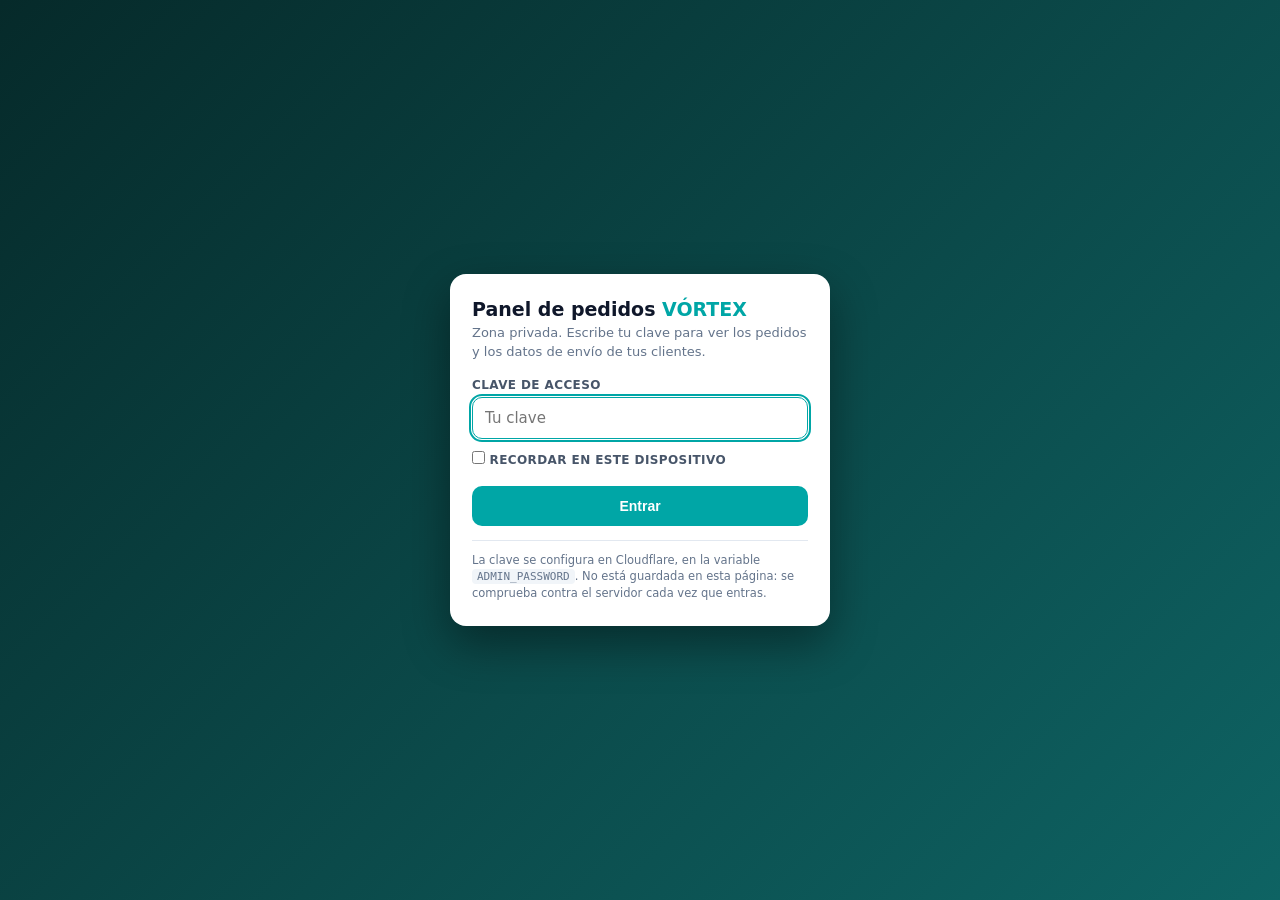
<file: gestor-pedidos-cod.html>
<!DOCTYPE html>
<html lang="es">
<head>
<meta charset="UTF-8">
<meta name="viewport" content="width=device-width, initial-scale=1">
<title>Gestor Pedidos COD · VÓRTEX Gadgets</title>
<style>
  :root{
    --bg:#f1f5f9; --card:#ffffff; --ink:#0f172a; --mut:#64748b; --line:#e2e8f0;
    --teal:#00A6A6; --teal-d:#0b7e7e; --green:#15803d; --green-bg:#dcfce7;
    --blue:#1d4ed8; --blue-bg:#dbeafe; --amber:#b45309; --amber-bg:#fef3c7;
    --purple:#6d28d9; --purple-bg:#ede9fe; --red:#b91c1c; --red-bg:#fee2e2;
    --slate:#475569; --slate-bg:#e2e8f0;
  }
  *{box-sizing:border-box; margin:0; padding:0}
  body{font-family:"Segoe UI",system-ui,-apple-system,Arial,sans-serif; background:var(--bg); color:var(--ink); padding-bottom:60px}
  .top{background:linear-gradient(135deg,#062a2a,#0b4a4a 55%,#0e6363); color:#fff; padding:16px 18px; position:sticky; top:0; z-index:50; box-shadow:0 2px 10px rgba(0,0,0,.25)}
  .top h1{font-size:18px; letter-spacing:.3px}
  .top h1 span{color:#4CE0D6}
  .top .sub{font-size:12px; opacity:.85; margin-top:2px}
  .top-row{display:flex; align-items:center; justify-content:space-between; gap:10px; flex-wrap:wrap}
  .btn{border:0; border-radius:10px; padding:9px 14px; font-size:14px; font-weight:600; cursor:pointer; background:#e2e8f0; color:#0f172a}
  .btn:active{transform:scale(.97)}
  .btn.teal{background:var(--teal); color:#fff}
  .btn.teal:hover{background:var(--teal-d)}
  .btn.ghost{background:transparent; color:#fff; border:1px solid rgba(255,255,255,.5)}
  .btn.danger{background:var(--red); color:#fff}
  .btn.sm{padding:5px 9px; font-size:12px; border-radius:8px}
  .wrap{max-width:1020px; margin:0 auto; padding:14px 14px 0}
  .stats{display:flex; gap:8px; overflow-x:auto; padding:4px 0 10px; scrollbar-width:none}
  .stats::-webkit-scrollbar{display:none}
  .stat{flex:0 0 auto; background:var(--card); border:1px solid var(--line); border-radius:12px; padding:7px 12px; cursor:pointer; font-size:13px; display:flex; align-items:center; gap:7px; box-shadow:0 1px 2px rgba(0,0,0,.05)}
  .stat b{font-size:16px}
  .stat.on{border-color:var(--teal); box-shadow:0 0 0 2px rgba(0,166,166,.25)}
  .dot{width:9px; height:9px; border-radius:50%; display:inline-block}
  .toolbar{display:flex; gap:8px; align-items:center; margin:6px 0 14px; flex-wrap:wrap}
  .search{flex:1; min-width:200px; padding:10px 12px; border:1px solid var(--line); border-radius:10px; font-size:14px; background:#fff}
  .list{display:grid; grid-template-columns:1fr; gap:12px}
  @media(min-width:760px){ .list{grid-template-columns:1fr 1fr} }
  .ord{background:var(--card); border:1px solid var(--line); border-radius:14px; padding:12px; box-shadow:0 1px 3px rgba(0,0,0,.06)}
  .ord.cancelado{opacity:.72; background:#fbfbfb}
  .ord-h{display:flex; align-items:flex-start; gap:10px}
  .ava{width:40px; height:40px; border-radius:50%; background:var(--teal); color:#fff; font-weight:700; display:flex; align-items:center; justify-content:center; flex:0 0 40px; font-size:15px}
  .ord-h .who{flex:1; min-width:0}
  .who .nm{font-weight:700; font-size:15px; line-height:1.25}
  .who .ph{font-size:12.5px; color:var(--mut); word-break:break-all}
  .who .prod{font-size:13px; color:var(--ink); margin-top:2px}
  .who .prod b{color:var(--teal-d)}
  .fecha{font-size:11px; color:var(--mut); margin-top:2px}
  .chips{display:flex; flex-wrap:wrap; gap:6px; margin-top:10px}
  .chip{border:1.5px solid var(--line); background:#fff; color:var(--slate); border-radius:999px; padding:4px 11px; font-size:12.5px; font-weight:600; cursor:pointer; user-select:none; line-height:1.4}
  .chip:active{transform:scale(.96)}
  .chip.si-compro{border-color:#22c55e; background:var(--green-bg); color:var(--green)}
  .chip.no-compro{border-color:#ef4444; background:var(--red-bg); color:var(--red)}
  .chip.pagado{border-color:var(--teal); background:#ccf3f3; color:var(--teal-d)}
  .chip.salio{border-color:#a855f7; background:var(--purple-bg); color:var(--purple)}
  .chip.guia{border-color:#3b82f6; background:var(--blue-bg); color:var(--blue)}
  .chip.camino{border-color:#f59e0b; background:var(--amber-bg); color:var(--amber)}
  .chip.entregado{border-color:#16a34a; background:#bbf7d0; color:#14532d}
  .chip.pend{background:var(--slate-bg); color:var(--slate)}
  .guiainput{width:150px; padding:3px 7px; border-radius:7px; border:1.5px solid #3b82f6; font-size:12px}
  .nota{margin-top:8px; font-size:12.5px; color:var(--mut); background:#f8fafc; border-left:3px solid var(--line); padding:5px 8px; border-radius:0 6px 6px 0; white-space:pre-wrap}
  .ord-f{display:flex; gap:6px; flex-wrap:wrap; margin-top:10px; border-top:1px dashed var(--line); padding-top:9px; align-items:center}
  .ord-f .upd{margin-left:auto; font-size:11px; color:var(--mut)}
  .lbl-upd{font-size:11.5px; font-weight:700; color:var(--teal-d); letter-spacing:.4px}
  .empty{background:var(--card); border:1.5px dashed var(--line); border-radius:14px; padding:36px 18px; text-align:center; color:var(--mut)}
  .empty b{display:block; font-size:16px; color:var(--ink); margin-bottom:6px}
  /* modal */
  .ov{position:fixed; inset:0; background:rgba(8,25,25,.55); display:none; align-items:flex-start; justify-content:center; overflow:auto; z-index:100; padding:18px 12px}
  .ov.open{display:flex}
  .modal{background:#fff; border-radius:16px; width:100%; max-width:560px; padding:18px; margin:auto 0; box-shadow:0 10px 40px rgba(0,0,0,.3)}
  .modal h2{font-size:17px; margin-bottom:14px; color:#062a2a}
  .grid2{display:grid; grid-template-columns:1fr 1fr; gap:10px}
  .grid3{display:grid; grid-template-columns:1fr 1fr 1fr; gap:10px}
  .f{display:flex; flex-direction:column; gap:4px; margin-bottom:10px}
  .f label{font-size:12px; font-weight:600; color:var(--slate)}
  .f input,.f select,.f textarea{border:1px solid var(--line); border-radius:9px; padding:9px 10px; font-size:14px; background:#fff}
  .f input:focus,.f select:focus,.f textarea:focus{outline:2px solid rgba(0,166,166,.4); border-color:var(--teal)}
  .f textarea{resize:vertical; min-height:52px}
  .full{grid-column:1/-1}
  .modal-actions{display:flex; gap:8px; justify-content:flex-end; margin-top:6px}
  #toast{position:fixed; bottom:16px; left:50%; transform:translateX(-50%) translateY(80px); background:#062a2a; color:#fff; padding:10px 18px; border-radius:999px; font-size:13.5px; transition:.25s; z-index:200; opacity:0; pointer-events:none; max-width:92vw; text-align:center}
  #toast.show{opacity:1; transform:translateX(-50%) translateY(0)}
  .file-in{display:none}
  @media(max-width:520px){ .grid2,.grid3{grid-template-columns:1fr} }

  /* ============================================================
     ACCESO PRIVADO + AVISO DE VENTA  (2026-09-17)
     El gestor era publico: cualquiera con la direccion veia los pedidos y los
     datos personales de los clientes. Ahora hay que entrar con la clave, y
     ademas avisa con un sonido cuando entra un pedido nuevo de la web.
     ============================================================ */
  .login{position:fixed; inset:0; z-index:200; display:flex; align-items:center; justify-content:center;
    background:linear-gradient(135deg,#062a2a,#0b4a4a 55%,#0e6363); padding:18px}
  .login.hide{display:none}
  .login-caja{background:#fff; border-radius:16px; padding:24px 22px; width:100%; max-width:380px;
    box-shadow:0 18px 46px rgba(0,0,0,.4)}
  .login-caja h2{font-size:19px; margin-bottom:4px}
  .login-caja p.sub{font-size:13px; color:var(--mut); margin-bottom:16px; line-height:1.45}
  .login-caja label{display:block; font-size:12px; font-weight:700; color:var(--slate); margin-bottom:5px; text-transform:uppercase; letter-spacing:.4px}
  .login-caja input[type=password],.login-caja input[type=text]{width:100%; padding:11px 12px; border:1px solid var(--line);
    border-radius:10px; font-size:15px; font-family:inherit}
  .login-caja input:focus{outline:2px solid var(--teal); outline-offset:1px; border-color:var(--teal)}
  .login-caja .btn{width:100%; margin-top:14px; padding:12px}
  .login-rec{display:flex; align-items:center; gap:8px; margin-top:12px; font-size:13px; color:var(--slate)}
  .login-err{margin-top:12px; font-size:13px; color:var(--red); background:var(--red-bg);
    border-radius:9px; padding:9px 11px; display:none; line-height:1.4}
  .login-err.show{display:block}
  .login-nota{margin-top:14px; font-size:11.5px; color:var(--mut); line-height:1.45;
    border-top:1px solid var(--line); padding-top:11px}
  .login-nota code{background:#f1f5f9; padding:1px 5px; border-radius:4px; font-size:11px}

  /* barra de aviso: estado del sonido y del servidor */
  .aviso{display:flex; align-items:center; gap:9px; flex-wrap:wrap; background:#fff; border:1px solid var(--line);
    border-radius:12px; padding:9px 12px; margin:0 0 12px; font-size:13px}
  .aviso .pt{display:flex; align-items:center; gap:7px; color:var(--slate)}
  .aviso .pt .dot{background:#cbd5e1}
  .aviso .pt.ok .dot{background:#16a34a}
  .aviso .pt.mal .dot{background:var(--red)}
  .aviso .sep{flex:1}
  .btn.sonar.off{background:var(--amber-bg); color:var(--amber); border:1px solid #fcd34d}
  .btn.sonar.on{background:var(--green-bg); color:var(--green); border:1px solid #86efac}

  /* pedido nuevo: se resalta hasta que lo abras */
  .ord.nuevo{box-shadow:0 0 0 2px var(--teal), 0 6px 20px rgba(0,166,166,.28);
    animation:lateNuevo 1.1s ease-in-out infinite}
  @keyframes lateNuevo{0%,100%{box-shadow:0 0 0 2px var(--teal), 0 6px 20px rgba(0,166,166,.28)}
    50%{box-shadow:0 0 0 2px var(--teal), 0 6px 26px rgba(0,166,166,.55)}}
  .ord .marca-nuevo{display:inline-block; background:var(--teal); color:#fff; font-size:10px; font-weight:800;
    padding:2px 7px; border-radius:999px; margin-left:6px; letter-spacing:.5px; vertical-align:middle}
  @media(prefers-reduced-motion:reduce){.ord.nuevo{animation:none}}

  /* cartel de "entraron N pedidos" */
  .banner-nuevos{display:none; align-items:center; gap:10px; background:var(--teal); color:#fff;
    border-radius:12px; padding:11px 14px; margin:0 0 12px; font-weight:700; font-size:14px;
    box-shadow:0 6px 18px rgba(0,166,166,.35)}
  .banner-nuevos.show{display:flex}
  #toast.tocable{cursor:pointer;text-decoration:underline;text-underline-offset:3px}

  /* ---------- confirmar antes de despachar, telefono y rendimiento ---------- */
  .ord.pordespachar{box-shadow:0 0 0 2px #f59e0b inset}
  .cf{display:flex;flex-wrap:wrap;align-items:center;gap:6px;margin-top:9px;padding:9px;border-radius:9px;background:#f1f5f9}
  .cf-ok{background:#dcfce7}
  .cf-ojo{background:#fef3c7}
  .cf-mal{background:#fee2e2}
  .cf-t{font-size:12px;font-weight:800;color:#0f172a;margin-right:auto}
  .tav{display:flex;flex-wrap:wrap;gap:5px;margin:6px 0 2px}
  .tav-i{font-size:11px;font-weight:700;padding:2px 7px;border-radius:999px}
  .tav-i.mal{background:#fee2e2;color:#991b1b}
  .tav-i.ojo{background:#fef3c7;color:#92400e}
  .tav-i.ok{background:#dcfce7;color:#166534}
  .btn.okc{background:#15803d;color:#fff}
  #rendBox{display:none;margin:12px 0 18px;padding:14px;background:#fff;border:1px solid var(--line);border-radius:12px}
  .rend-top{display:flex;gap:6px;align-items:center;margin-bottom:12px;flex-wrap:wrap}
  .btn.sel{background:#0f172a;color:#fff}
  .rend-global{display:flex;align-items:center;gap:14px;padding:14px;border-radius:12px;margin-bottom:12px}
  .rend-global.ok{background:#dcfce7}
  .rend-global.ojo{background:#fef3c7}
  .rend-global.mal{background:#fee2e2}
  .rg-num{font-size:34px;font-weight:900;line-height:1}
  .rg-txt{font-size:12px;color:#334155}
  .rend-h{font-size:14px;font-weight:800;margin:16px 0 6px}
  table.rend{width:100%;border-collapse:collapse;font-size:13px}
  table.rend th{text-align:left;font-size:11px;text-transform:uppercase;color:#64748b;border-bottom:1px solid var(--line);padding:5px 4px}
  table.rend td{padding:6px 4px;border-bottom:1px solid #f1f5f9;vertical-align:middle}
  table.rend td.mal{color:#991b1b;font-weight:800}
  table.rend td.ojo{color:#92400e;font-weight:800}
  table.rend td.ok{color:#166534;font-weight:800}
  .barra{height:5px;border-radius:3px;background:#e2e8f0;margin-top:4px;overflow:hidden}
  .barra i{display:block;height:100%}
  .barra i.mal{background:#dc2626}
  .barra i.ojo{background:#f59e0b}
  .barra i.ok{background:#16a34a}
  .rend-nota{font-size:11.5px;color:#64748b;margin-top:10px;line-height:1.55}
  .rk{padding:1px 5px;border-radius:4px;font-weight:700}
  .rk.ok{background:#dcfce7}
  .rk.ojo{background:#fef3c7}
  .rk.mal{background:#fee2e2}
  .banner-nuevos button{margin-left:auto; background:rgba(255,255,255,.22); border:0; color:#fff;
    font-weight:700; border-radius:8px; padding:6px 12px; cursor:pointer; font-size:13px; font-family:inherit}

</style>
</head>
<body>

<header class="top">
  <div class="top-row">
    <div>
      <h1>VÓRTEX <span>Gadgets</span> · Gestor Pedidos COD</h1>
      <div class="sub">Pedidos contra entrega por WhatsApp · listos para Dropi</div>
    </div>
    <div style="display:flex; gap:8px; flex-wrap:wrap">
      <button class="btn teal" id="btnNuevo">+ Nuevo pedido</button>
      <button class="btn ghost sm" id="btnExportar">Exportar JSON</button>
      <button class="btn ghost sm" id="btnCSV">CSV (Excel)</button>
      <button class="btn ghost sm" id="btnImportar">Importar</button>
      <input type="file" id="fileImp" class="file-in" accept=".json,application/json">
    </div>
  </div>
</header>

<main class="wrap">
  <div class="stats" id="stats"></div>
  <div class="toolbar">
    <input class="search" id="buscar" placeholder="Buscar por nombre, teléfono o producto…">
    <button class="btn" id="btnLimpiarFiltro" style="display:none">Limpiar filtro</button>
  </div>
  <div id="lista" class="list"></div>
  <div class="empty" id="vacio" style="display:none">
    <b>Aún no hay pedidos registrados</b>
    Pulsa "+ Nuevo pedido" para registrar el primero que llegue por WhatsApp.
    <div style="margin-top:10px; font-size:12.5px; color:#94a3b8">Los datos se guardan automáticamente en este dispositivo. Usa Exportar para respaldar o moverlos a otro dispositivo.</div>
  </div>
</main>

<!-- Modal formulario -->
<div class="ov" id="ov">
  <div class="modal">
    <h2 id="modalTitulo">Nuevo pedido</h2>
    <div class="grid2">
      <div class="f"><label>Nombre *</label><input id="f_nombre" placeholder="Nombre del cliente"></div>
      <div class="f"><label>Apellido</label><input id="f_apellido" placeholder="Apellido"></div>
      <div class="f"><label>Teléfono / WhatsApp *</label><input id="f_telefono" inputmode="tel" placeholder="3001234567"></div>
      <div class="f"><label>Correo (opcional)</label><input id="f_correo" type="email" placeholder="cliente@correo.com"></div>
      <div class="f"><label>Tipo de documento</label><select id="f_tipoDoc"><option value="CC">CC — Cédula</option><option value="CE">CE — Cédula extranjería</option><option value="NIT">NIT</option><option value="TI">TI — Tarjeta identidad</option><option value="PAS">PAS — Pasaporte</option></select></div>
      <div class="f"><label>Número de documento</label><input id="f_numDoc" inputmode="numeric" placeholder="1126705132"></div>
      <div class="f full"><label>Dirección de entrega *</label><input id="f_direccion" placeholder="Calle, carrera, número, apartamento"></div>
      <div class="f"><label>Ciudad *</label><input id="f_ciudad" value="Cali"></div>
      <div class="f"><label>Departamento</label><input id="f_depto" value="Valle del Cauca"></div>
      <div class="f"><label>Producto *</label><input id="f_producto" placeholder="Ej: Audífonos M10"></div>
      <div class="f"><label>Cantidad</label><input id="f_cantidad" type="number" min="1" value="1"></div>
      <div class="f"><label>Valor total (COP)</label><input id="f_valor" type="number" min="0" placeholder="69930"></div>
      <div class="f full"><label>Notas (color, talla, cupón, referencias…)</label><textarea id="f_nota" placeholder="Detalles del pedido, cupón aplicado, observaciones"></textarea></div>
    </div>
    <div class="modal-actions">
      <button class="btn" id="btnCancelarModal">Cancelar</button>
      <button class="btn teal" id="btnGuardar">Guardar pedido</button>
    </div>
  </div>
</div>

<div id="toast"></div>

<script>
(function(){
  'use strict';
  var LS_KEY = 'vortex_cod_pedidos_v1';
  var pedidos = [];
  var filtro = 'todos';
  var termino = '';
  var editId = null;

  /* ---------- utilidades ---------- */
  function $(id){ return document.getElementById(id); }
  function esc(s){ return String(s==null?'':s).replace(/[&<>"']/g,function(m){return {'&':'&amp;','<':'&lt;','>':'&gt;','"':'&quot;',"'":'&#39;'}[m];}); }
  function money(n){ n=Number(n)||0; return '$'+n.toLocaleString('es-CO'); }
  function hoyISO(){ return new Date().toISOString(); }
  function fmtFecha(iso){
    if(!iso) return '';
    var d = new Date(iso);
    if(isNaN(d)) return '';
    return d.toLocaleDateString('es-CO',{day:'2-digit',month:'2-digit',year:'2-digit'})+' '+d.toLocaleTimeString('es-CO',{hour:'2-digit',minute:'2-digit'});
  }
  function toast(msg, alTocar){
    var t=$('toast'); t.textContent=msg; t.classList.add('show');
    t.onclick = null;
    clearTimeout(t._h);
    if (alTocar) {
      /* Con accion: no se oculta solo (hay que poder tocarlo para ver el detalle). */
      t.classList.add('tocable');
      t.onclick = function () {
        t.classList.remove('show');
        t.classList.remove('tocable');
        t.onclick = null;
        alTocar();
      };
      return;
    }
    t._h = setTimeout(function(){t.classList.remove('show');},2400);
  }
  function guardar(){
    localStorage.setItem(LS_KEY, JSON.stringify(pedidos));
    /* Si hay servidor conectado, lo que acaba de cambiar se sube en segundo plano.
       Si no lo hay, esto no hace nada y el gestor funciona como siempre. */
    sincronizarCambios();
    render();
  }
  function cargar(){
    try{
      var raw = localStorage.getItem(LS_KEY);
      pedidos = raw ? JSON.parse(raw) : [];
      if(!Array.isArray(pedidos)) pedidos=[];
    }catch(e){ pedidos=[]; }
  }
  function idNuevo(){ return 'P' + Date.now().toString(36).toUpperCase(); }
  function copiar(texto, okMsg){
    function fallback(){
      var ta=document.createElement('textarea'); ta.value=texto; document.body.appendChild(ta);
      ta.select(); try{document.execCommand('copy'); okMsg && toast(okMsg);}catch(e){ toast('No se pudo copiar'); }
      document.body.removeChild(ta);
    }
    if(navigator.clipboard && navigator.clipboard.writeText){
      navigator.clipboard.writeText(texto).then(function(){ okMsg && toast(okMsg); }, fallback);
    } else fallback();
  }

  /* ---------- estado por pedido ---------- */
  function iniPedido(){
    return {
      id:idNuevo(), creado:hoyISO(), updated:hoyISO(),
      nombre:'', apellido:'', telefono:'', correo:'', direccion:'', ciudad:'Cali', departamento:'Valle del Cauca',
      tipoDoc:'CC', numDoc:'',
      producto:'', cantidad:1, valor:0, nota:'',
      compro:'',      /* '' = sin definir | 'si' | 'no' */
      pagado:false, salio:false, camino:false, entregado:false, guia:''
    };
  }
  function resumenEstados(p){
    var r=[];
    if(p.compro==='no') r.push('no_compra');
    else{
      if(p.compro==='si') r.push('compro');
      if(p.pagado) r.push('pagado');
      if(p.salio) r.push('salio');
      if(p.guia) r.push('guia');
      if(p.camino) r.push('camino');
      if(p.entregado) r.push('entregado');
    }
    return r;
  }
  function categoria(p){
    if(p.compro==='no') return 'rechazados';
    var e = resumenEstados(p);
    if(p.entregado) return 'entregados';
    if(p.camino) return 'camino';
    if(p.guia) return 'guia';
    if(p.pagado) return 'pagados';
    if(p.compro==='si') return 'confirmados';
    return 'sinconfirmar';
  }
  function enFiltro(p){
    var cat = categoria(p);
    if(filtro!=='todos' && cat!==filtro) return false;
    if(termino){
      var q = termino.toLowerCase();
      var hay = (p.nombre+' '+p.apellido+' '+p.telefono+' '+p.producto+' '+p.ciudad+' '+p.direccion+' '+p.guia+' '+(p.numDoc||'')).toLowerCase();
      if(hay.indexOf(q)===-1) return false;
    }
    return true;
  }

  /* ---------- render ---------- */
  var CATS = [
    ['todos','Todos'],['sinconfirmar','Por confirmar'],['confirmados','Compró'],['pagados','Pagó'],
    ['guia','Con guía'],['camino','En camino'],['entregados','Entregado'],['rechazados','No compró']
  ];
  var DOT = {todos:'#0f172a',sinconfirmar:'#94a3b8',confirmados:'#22c55e',pagados:'#00A6A6',guia:'#3b82f6',camino:'#f59e0b',entregados:'#16a34a',rechazados:'#ef4444'};
  function renderStats(){
    var c={}; CATS.forEach(function(x){c[x[0]]=0;});
    pedidos.forEach(function(p){ c[categoria(p)]++; c.todos++; });
    var h='';
    CATS.forEach(function(x){
      h+='<div class="stat'+(filtro===x[0]?' on':'')+'" data-f="'+x[0]+'">'+
         '<span class="dot" style="background:'+DOT[x[0]]+'"></span><b>'+c[x[0]]+'</b> '+x[1]+'</div>';
    });
    $('stats').innerHTML=h;
  }
  function chipHtml(clase, label, on){
    return '<span class="chip '+(on?clase:'pend')+'" data-t="'+clase+'">'+label+'</span>';
  }
  function cardHtml(p){
    var ini = esc(((p.nombre||'?').charAt(0)+(p.apellido||'').charAt(0)).toUpperCase());
    var linea = '';
    var t = p.compro==='no' ? 'no-compro' : (p.compro==='si' ? 'si-compro' : 'pend');
    var lCompra = p.compro==='si' ? '✓ Compró' : (p.compro==='no' ? '✕ No compró' : 'Compró?');
    var wa = 'https://wa.me/' + String(p.telefono||'').replace(/\D/g,'');
    var tel = p.telefono ? '<a href="'+wa+'" target="_blank" rel="noopener" style="color:var(--teal-d);text-decoration:none">'+esc(p.telefono)+'</a>' : '<i style="color:#cbd5e1">sin teléfono</i>';
    var prod = p.producto ? esc(p.producto) : '<i style="color:#cbd5e1">sin producto</i>';
    var f = '<span class="lbl-upd">'+(p.compro==='si'?'CONFIRMADO':'')+(p.compro==='si'&&p.pagado?' · ':'')+(p.pagado?'PAGADO':'')+'</span>';
    var upd = p.updated ? fmtFecha(p.updated) : '';
    /* Lo que NO esta confirmado no se puede despachar: se marca la ficha entera
       para que se vea de un vistazo, sin tener que abrir nada. */
    var porDespachar = !p.entregado && p.compro !== 'no' && p.confirmacion !== 'confirmado';
    return '<article class="ord'+(p.compro==='no'?' cancelado':'')+(nuevosIds[p.id]?' nuevo':'')+(porDespachar?' pordespachar':'')+'" data-id="'+esc(p.id)+'">'+
      '<div class="ord-h">'+
        '<div class="ava">'+ini+'</div>'+
        '<div class="who">'+
          '<div class="nm">'+esc(p.nombre||'(sin nombre)')+' '+esc(p.apellido||'')+
            (nuevosIds[p.id]?'<span class="marca-nuevo">NUEVO</span>':'')+
            (p.soloLocal?'<span class="marca-nuevo" style="background:#b45309">SOLO AQUÍ</span>':'')+'</div>'+
          '<div class="ph">📱 '+tel+(p.correo?' · ✉ '+esc(p.correo):'')+'</div>'+
          bloqueTel(p)+
          (p.numDoc?'<div class="ph">🪪 '+esc(p.tipoDoc||'CC')+' '+esc(p.numDoc)+'</div>':'')+
          '<div class="prod"><b>'+prod+'</b> ×'+Number(p.cantidad||1)+' · '+money(p.valor)+'</div>'+
          '<div class="prod" style="color:var(--mut)">📍 '+esc(p.direccion||'')+' · '+esc(p.ciudad||'')+(p.departamento?', '+esc(p.departamento):'')+'</div>'+
          '<div class="fecha">Registrado: '+(p.creado?fmtFecha(p.creado):'')+'</div>'+
        '</div>'+
      '</div>'+
      '<div class="chips">'+
        '<span class="chip '+t+'" data-t="compro">'+lCompra+'</span>'+
        chipHtml('pagado','Pagó',!!p.pagado)+
        chipHtml('salio','Salió de proveedor',!!p.salio)+
        '<span class="chip '+(p.guia?'guia':'pend')+'" data-t="guia">Guía '+(p.guia?'#'+esc(p.guia):'—')+'</span>'+
        chipHtml('camino','En camino',!!p.camino)+
        chipHtml('entregado','Entregado',!!p.entregado)+
      '</div>'+
      (p.nota?'<div class="nota">📝 '+esc(p.nota)+'</div>':'')+
      bloqueConf(p)+
      '<div class="ord-f">'+
        '<button class="btn sm" data-a="wa">WhatsApp</button>'+
        '<button class="btn sm" data-a="copiar">Copiar para Dropi</button>'+
        '<button class="btn sm" data-a="editar">Editar</button>'+
        '<button class="btn sm danger" data-a="borrar">Borrar</button>'+
        (f?'<span class="upd">'+f+'</span>':'')+
      '</div>'+
    '</article>';
  }
  function render(){
    renderStats();
    var vis = pedidos.filter(enFiltro).sort(function(a,b){ return (b.creado||'').localeCompare(a.creado||''); });
    $('lista').innerHTML = vis.map(cardHtml).join('');
    $('vacio').style.display = pedidos.length ? 'none' : 'block';
    $('btnLimpiarFiltro').style.display = (filtro!=='todos'||termino)?'inline-block':'none';
  }

  /* ---------- modal ---------- */
  function abrirModal(p){
    editId = p ? p.id : null;
    $('modalTitulo').textContent = p ? 'Editar pedido '+p.id : 'Nuevo pedido';
    $('f_nombre').value=p?p.nombre:''; $('f_apellido').value=p?p.apellido:'';
    $('f_telefono').value=p?p.telefono:''; $('f_correo').value=p?p.correo:'';
    $('f_direccion').value=p?p.direccion:''; $('f_ciudad').value=p?(p.ciudad||'Cali'):'Cali';
    $('f_tipoDoc').value=(p&&p.tipoDoc)?p.tipoDoc:'CC'; $('f_numDoc').value=p?(p.numDoc||''):'';
    $('f_depto').value=p?(p.departamento||'Valle del Cauca'):'Valle del Cauca';
    $('f_producto').value=p?p.producto:''; $('f_cantidad').value=p?(p.cantidad||1):1;
    $('f_valor').value=p?(p.valor||''):''; $('f_nota').value=p?p.nota:'';
    $('ov').classList.add('open');
    setTimeout(function(){ $('f_nombre').focus(); },60);
  }
  function cerrarModal(){ $('ov').classList.remove('open'); editId=null; }
  function leerForm(){
    var datos={
      nombre:$('f_nombre').value.trim(), apellido:$('f_apellido').value.trim(),
      telefono:$('f_telefono').value.trim(), correo:$('f_correo').value.trim(),
      direccion:$('f_direccion').value.trim(), ciudad:$('f_ciudad').value.trim()||'Cali',
      departamento:$('f_depto').value.trim()||'Valle del Cauca',
      tipoDoc:$('f_tipoDoc').value, numDoc:$('f_numDoc').value.trim(),
      producto:$('f_producto').value.trim(), cantidad:Math.max(1,parseInt($('f_cantidad').value,10)||1),
      valor:Math.max(0,parseInt($('f_valor').value,10)||0), nota:$('f_nota').value.trim()
    };
    var errs=[];
    if(!datos.nombre) errs.push('nombre');
    if(!datos.telefono) errs.push('teléfono');
    if(!datos.direccion) errs.push('dirección');
    if(!datos.ciudad) errs.push('ciudad');
    if(!datos.producto) errs.push('producto');
    if(errs.length){ toast('Faltan: '+errs.join(', ')); return null; }
    return datos;
  }
  function guardarForm(){
    var d = leerForm(); if(!d) return;
    if(editId){
      var p = pedidos.find(function(x){return x.id===editId;});
      if(p){ for(var k in d){ p[k]=d[k]; } p.updated=hoyISO(); toast('Pedido actualizado'); }
    } else {
      var n = iniPedido();
      for(var k2 in d){ n[k2]=d[k2]; }
      pedidos.push(n); toast('Pedido registrado');
    }
    cerrarModal(); guardar();
  }

  /* ---------- toggle estado ---------- */
  function toggleEstado(p, tipo){
    if(tipo==='compro'){
      p.compro = p.compro==='si' ? '' : (p.compro==='no' ? 'si' : 'si');
      if(p.compro==='no'){ p.pagado=false; } /* si no compró no puede haber pagado */
      p.updated=hoyISO(); guardar(); return;
    }
    switch(tipo){
      case 'pagado': p.pagado=!p.pagado; break;
      case 'salio': p.salio=!p.salio; break;
      case 'camino': p.camino=!p.camino; if(p.camino) p.salio=true; break;
      case 'entregado': p.entregado=!p.entregado; if(p.entregado){ p.pagado=true; } break;
    }
    p.updated=hoyISO(); guardar();
  }
  function pedirGuia(p){
    var actual = p.guia||'';
    var val = prompt('Número de guía (Dropi) para '+p.nombre+':', actual);
    if(val===null) return;
    p.guia = val.trim();
    p.updated=hoyISO(); guardar();
    if(val.trim()) toast('Guía guardada: '+val.trim());
  }

  /* ---------- acciones ---------- */
  function textoDropi(p){
    var t='PEDIDO '+p.id+' — VÓRTEX Gadgets (COD)\n';
    t+='Producto: '+p.producto+' ×'+p.cantidad+'\n';
    t+='Valor: '+money(p.valor)+'\n';
    t+='Cliente: '+(p.nombre||'')+' '+(p.apellido||'')+'\n';
    t+='Teléfono: '+p.telefono+'\n';
    if(p.numDoc) t+='Documento: '+(p.tipoDoc||'CC')+' '+p.numDoc+'\n';
    if(p.correo) t+='Correo: '+p.correo+'\n';
    t+='Dirección: '+(p.direccion||'')+'\n';
    t+='Ciudad: '+p.ciudad+(p.departamento?', '+p.departamento:'')+'\n';
    if(p.nota) t+='Nota: '+p.nota+'\n';
    t+='Estado: '+(p.compro==='si'?'confirmó':(p.compro==='no'?'NO compró':'por confirmar'))+(p.pagado?' · pagó':'')+(p.guia?' · guía '+p.guia:'')+(p.entregado?' · ENTREGADO':'');
    return t;
  }
  function msjWA(p){
    var m='Hola '+(p.nombre||'')+', 👋\n';
    m+='Tu pedido en VÓRTEX Gadgets: '+p.producto+' ×'+p.cantidad+' ('+money(p.valor)+')\n';
    if(p.compro!=='no' && !p.entregado){
      m+=(p.guia?'Tu guía es: '+p.guia+'. ':'')+(p.camino?'Tu pedido va en camino. ':'')+(p.salio&&!p.camino?'Tu pedido ya salió de nuestro proveedor. ':'');
      m+='\nRecuerda: pagas contra entrega, en efectivo. ¿Confirmas tu dirección?\n'+(p.direccion?('📍 '+p.direccion+', '+p.ciudad):'');
    } else if(p.entregado){
      m+='\n¡Gracias por tu compra! 🙌 Si tienes dudas de garantía escríbenos.';
    }
    return m;
  }
  function abrirWA(p){
    if(!p.telefono){ toast('El pedido no tiene teléfono'); return; }
    var wa='https://wa.me/'+String(p.telefono).replace(/\D/g,'')+'?text='+encodeURIComponent(msjWA(p));
    window.open(wa,'_blank');
  }

  /* ---------- export / import ---------- */
  function exportJSON(){
    var blob = {app:'gestor-pedidos-cod-vortex', version:1, exportado:new Date().toISOString(), pedidos:pedidos};
    var txt = JSON.stringify(blob, null, 2);
    var a=document.createElement('a');
    a.href=URL.createObjectURL(new Blob([txt],{type:'application/json'}));
    a.download='pedidos-vortex-'+new Date().toISOString().slice(0,10)+'.json';
    document.body.appendChild(a); a.click();
    setTimeout(function(){ URL.revokeObjectURL(a.href); document.body.removeChild(a); },400);
    toast('Respaldo JSON exportado ('+pedidos.length+' pedidos)');
  }
  function exportCSV(){
    var cols=['ID','Fecha registro','Nombre','Apellido','Teléfono','Correo','Tipo doc','N° documento','Dirección','Ciudad','Departamento','Producto','Cantidad','Valor COP','Notas','¿Compró?','Pagó','Salió proveedor','Guía','En camino','Entregado'];
    function c(s){ s=String(s==null?'':s); return '"'+s.replace(/"/g,'""')+'"'; }
    var rows=[cols.map(c).join(';')];
    pedidos.forEach(function(p){
      rows.push([p.id,p.creado,p.nombre,p.apellido,p.telefono,p.correo,p.tipoDoc,p.numDoc,p.direccion,p.ciudad,p.departamento,
        p.producto,p.cantidad,p.valor,p.nota,
        p.compro==='si'?'SÍ':(p.compro==='no'?'NO':''), p.pagado?'SÍ':'', p.salio?'SÍ':'', p.guia,
        p.camino?'SÍ':'', p.entregado?'SÍ':''].map(c).join(';'));
    });
    var a=document.createElement('a');
    a.href=URL.createObjectURL(new Blob(['\uFEFF'+rows.join('\r\n')],{type:'text/csv;charset=utf-8'}));
    a.download='pedidos-vortex-'+new Date().toISOString().slice(0,10)+'.csv';
    document.body.appendChild(a); a.click();
    setTimeout(function(){ URL.revokeObjectURL(a.href); document.body.removeChild(a); },400);
    toast('CSV exportado ('+pedidos.length+' filas)');
  }
  function importJSON(file){
    var r=new FileReader();
    r.onload=function(){
      try{
        var d=JSON.parse(r.result);
        var arr=Array.isArray(d)?d:(d&&Array.isArray(d.pedidos)?d.pedidos:null);
        if(!arr){ toast('Archivo no válido'); return; }
        if(arr.length && confirm('¿Reemplazar los '+pedidos.length+' pedidos actuales por los '+arr.length+' del archivo?')){
          pedidos=arr.map(function(p){ p.id=p.id||idNuevo(); p.creado=p.creado||hoyISO(); p.updated=p.updated||p.creado; return p; });
          guardar(); toast('Importados '+arr.length+' pedidos');
        }
      }catch(e){ toast('Error al leer el archivo'); }
    };
    r.readAsText(file);
  }


  /* ==========================================================================
     ACCESO PRIVADO, SINCRONIZACION Y AVISO DE VENTA   (2026-09-17)
     ==========================================================================
     QUE CAMBIA Y POR QUE

     1) ANTES el gestor era PUBLICO: cualquiera que supiera la direccion veia los
        pedidos y los datos personales de los clientes (nombre, cedula, telefono,
        direccion). Ahora hay que entrar con la clave, que se comprueba contra la
        API. La clave NO esta escrita en esta pagina: se escribe a mano y se manda
        en la cabecera x-admin-clave.

     2) ANTES los pedidos que llegaban de la web NO aparecian aqui: la web los
        mandaba por WhatsApp y guardaba una copia en el navegador DEL CLIENTE. El
        gestor solo tenia lo que el dueno tecleaba a mano. Ahora el panel trae los
        pedidos del servidor, que son los que entran solos.

     3) NADA SE PIERDE: los pedidos que ya estaban guardados en este navegador
        siguen visibles (marcados como "solo en este navegador") y se pueden subir
        al servidor con un boton, para acabar con una sola lista.

     4) AVISO CON SONIDO: mientras el panel este abierto se pregunta cada 20 s si
        entro algo. Si entra un pedido, suena un "cha-ching" tipo Hotmart, vibra
        el movil (si se puede) y el pedido queda resaltado.

     DOS COSAS QUE CONVIENE SABER
       - El sonido solo suena con el panel ABIERTO: es lo que pidio el dueno. Para
         que suene con el panel cerrado habria que anadir un aviso por Telegram.
       - Los navegadores bloquean el audio hasta que el usuario toca algo. De ahi
         el boton "Activar sonido": hay que tocarlo UNA vez por sesion.
     ========================================================================== */

  /* Direccion del servidor. Se rellena al desplegar el Worker (carpeta vortex-api).
     Ejemplo: 'https://vortex-pedidos.tucuenta.workers.dev'
     Si se deja vacio, se puede escribir desde la pantalla de acceso. */
  var API_FIJA = 'https://vortex-pedidos.granadoalejandro97.workers.dev';   // Worker vortex-pedidos, desplegado el 2026-09-17

  /* Archivo del aviso. Para cambiarlo por otro sonido, basta reemplazar este
     archivo manteniendo el nombre (repo-vortex-app/audio/aviso-venta.wav). */
  var AUDIO_AVISO = 'audio/aviso-venta.wav';

  var K_API = 'vortex_api';
  var K_CLAVE = 'vortex_admin_clave';
  var K_SONIDO = 'vortex_sonido';

  var apiActiva = false;      /* sesion validada contra el servidor */
  var clave = '';
  var conocidos = {};         /* ids que YA existen en el servidor */
  var foto = {};              /* id -> huella del ultimo estado enviado */
  var nuevosIds = {};         /* pedidos que aun no ha visto el dueno */
  var ultimoVisto = null;     /* fecha del pedido mas nuevo ya contabilizado */
  var relojAviso = null;
  var sonidoOn = false;
  var elAudio = null;
  var tituloBase = document.title;
  var tituloReloj = null;

  function leer(k) { try { return localStorage.getItem(k) || ''; } catch (e) { return ''; } }
  function escribir(k, v) { try { localStorage.setItem(k, v); } catch (e) {} }
  function borrar(k) { try { localStorage.removeItem(k); } catch (e) {} }

  function apiBase() {
    return String(leer(K_API) || API_FIJA || '').replace(/\/+$/, '');
  }

  /* Huella de un pedido: si cambia, hay algo que subir al servidor. Incluye los
     datos ademas de los estados, porque el panel tambien corrige direcciones. */
  function huella(p) {
    return [p.compro, p.pagado, p.salio, p.camino, p.entregado, p.guia,
            p.nombre, p.apellido, p.telefono, p.correo, p.tipoDoc, p.numDoc,
            p.departamento, p.ciudad, p.direccion, p.nota, p.producto,
            p.cantidad, p.valor, p.confirmacion, p.confirmadoEn, p.avisos].join('\u0001');
  }

  /* ---------- llamadas a la API ---------- */
  function pedirApi(ruta, opciones) {
    var o = opciones || {};
    var cab = { 'x-admin-clave': clave };
    if (o.cuerpo !== undefined) cab['Content-Type'] = 'application/json';
    return fetch(apiBase() + ruta, {
      method: o.metodo || 'GET',
      headers: cab,
      body: o.cuerpo === undefined ? undefined : JSON.stringify(o.cuerpo),
      cache: 'no-store'
    }).then(function (r) {
      if (r.status === 401) { var e = new Error('Clave incorrecta.'); e.esClave = true; throw e; }
      if (r.status === 503) { var e2 = new Error('El servidor no esta configurado todavia.'); e2.esConfig = true; throw e2; }
      if (r.status === 429) { var e3 = new Error('Demasiados intentos. Espera un momento.'); throw e3; }
      if (!r.ok) throw new Error('Error del servidor (HTTP ' + r.status + ').');
      return r.json();
    });
  }

  /* ---------- pantalla de acceso ---------- */
  function pintarLogin() {
    var ya = document.getElementById('login');
    if (ya) { ya.classList.remove('hide'); return ya; }

    var d = document.createElement('div');
    d.className = 'login';
    d.id = 'login';
    var faltaApi = !apiBase();
    d.innerHTML =
      '<div class="login-caja">' +
        '<h2>Panel de pedidos <span style="color:#00A6A6">VÓRTEX</span></h2>' +
        '<p class="sub">Zona privada. Escribe tu clave para ver los pedidos y los datos de envío de tus clientes.</p>' +
        (faltaApi ?
          '<label for="l_api">Dirección del servidor</label>' +
          '<input id="l_api" type="text" placeholder="https://vortex-pedidos.tucuenta.workers.dev" ' +
          'autocomplete="off" spellcheck="false">' : '') +
        '<label for="l_clave">Clave de acceso</label>' +
        '<input id="l_clave" type="password" autocomplete="current-password" placeholder="Tu clave">' +
        '<label class="login-rec"><input type="checkbox" id="l_rec"> Recordar en este dispositivo</label>' +
        '<div class="login-err" id="l_err"></div>' +
        '<button class="btn teal" id="l_entrar">Entrar</button>' +
        '<div class="login-nota">La clave se configura en Cloudflare, en la variable ' +
        '<code>ADMIN_PASSWORD</code>. No está guardada en esta página: se comprueba contra el servidor ' +
        'cada vez que entras.</div>' +
      '</div>';
    document.body.appendChild(d);

    var entrar = function () { intentarEntrar(); };
    document.getElementById('l_entrar').onclick = entrar;
    document.getElementById('l_clave').onkeydown = function (e) { if (e.key === 'Enter') entrar(); };
    if (faltaApi) {
      var ia = document.getElementById('l_api');
      ia.value = leer(K_API) || '';
      ia.onkeydown = function (e) { if (e.key === 'Enter') entrar(); };
    }
    setTimeout(function () {
      var c = document.getElementById('l_clave');
      if (c) c.focus();
    }, 120);
    return d;
  }

  function errorLogin(msj) {
    var e = document.getElementById('l_err');
    if (!e) return;
    e.textContent = msj;
    e.classList.add('show');
  }

  function intentarEntrar() {
    var caja = document.getElementById('login');
    if (!caja) return;
    var campoApi = document.getElementById('l_api');
    if (campoApi) {
      var u = String(campoApi.value || '').trim().replace(/\/+$/, '');
      if (!/^https:\/\/.+/i.test(u)) {
        errorLogin('Escribe la dirección del servidor. Empieza por https://');
        return;
      }
      escribir(K_API, u);
    }
    var campo = document.getElementById('l_clave');
    var v = String(campo ? campo.value : '').trim();
    if (!v) { errorLogin('Escribe tu clave.'); return; }

    var btn = document.getElementById('l_entrar');
    if (btn) { btn.disabled = true; btn.textContent = 'Comprobando…'; }
    var e = document.getElementById('l_err');
    if (e) e.classList.remove('show');

    clave = v;
    /* Se comprueba pidiendo el periodo mas corto posible: si la clave es mala, la
       API responde 401 y NO devuelve datos; aqui no se guarda nada hasta que pase. */
    pedirApi('/api/pedidos?dias=1')
      .then(function () {
        apiActiva = true;
        var rec = document.getElementById('l_rec');
        if (rec && rec.checked) escribir(K_CLAVE, v);
        else { borrar(K_CLAVE); try { sessionStorage.setItem(K_CLAVE, v); } catch (err) {} }
        caja.classList.add('hide');
        if (btn) { btn.disabled = false; btn.textContent = 'Entrar'; }
        return sincronizar().then(function () {
          ultimoVisto = new Date().toISOString();
          vigilar();
          pintarAviso();
          revisarPush();
          toast('Bienvenido. Ya puedes ver tus pedidos.');
        });
      })
      .catch(function (err) {
        clave = '';
        apiActiva = false;
        if (btn) { btn.disabled = false; btn.textContent = 'Entrar'; }
        errorLogin(err && err.esClave ? 'Esa clave no es. Inténtalo otra vez.'
                 : (err && err.esConfig ? 'El servidor no está configurado: falta ADMIN_PASSWORD en Cloudflare.'
                 : (err && err.message) || 'No se pudo conectar con el servidor.'));
      });
  }

  function salir() {
    clave = '';
    apiActiva = false;
    borrar(K_CLAVE);
    try { sessionStorage.removeItem(K_CLAVE); } catch (e) {}
    if (relojAviso) { clearInterval(relojAviso); relojAviso = null; }
    if (tituloReloj) { clearInterval(tituloReloj); tituloReloj = null; document.title = tituloBase; }
    conocidos = {}; foto = {}; nuevosIds = {};
    pedidos = [];                 /* que no quede ni un dato en pantalla al salir */
    render();
    var a = document.getElementById('avisoBox'); if (a) a.innerHTML = '';
    var b = document.getElementById('bannerNuevos'); if (b) b.classList.remove('show');
    pintarLogin();
    toast('Has salido. Vuelve a entrar con tu clave.');
  }

  /* ---------- traer los pedidos del servidor ---------- */
  function sincronizar() {
    if (!apiActiva) return Promise.resolve();
    return pedirApi('/api/pedidos?dias=3650').then(function (j) {
      var delServidor = (j && j.pedidos) || [];
      conocidos = {}; foto = {};
      delServidor.forEach(function (p) {
        conocidos[p.id] = true;
        foto[p.id] = huella(p);
      });
      /* Los pedidos que solo estaban en este navegador NO se borran: se quedan al
         final, marcados, hasta que el dueno decida subirlos. */
      var locales = [];
      try {
        var raw = localStorage.getItem(LS_KEY);
        var arr = raw ? JSON.parse(raw) : [];
        if (Array.isArray(arr)) locales = arr;
      } catch (e) { locales = []; }
      /* La marca de "no compro / cancelado" NO existe en el servidor: solo vive en
         esta lista local. Al traer la lista del servidor hay que copiarla de vuelta,
         porque si no, al recargar el panel un pedido cancelado volveria a aparecer
         como si nada. */
      var comproLocal = {};
      locales.forEach(function (p) { if (p && p.id && p.compro) comproLocal[p.id] = p.compro; });
      delServidor.forEach(function (p) { if (comproLocal[p.id]) p.compro = comproLocal[p.id]; });

      var soloLocal = locales.filter(function (p) { return p && p.id && !conocidos[p.id]; });
      soloLocal.forEach(function (p) { p.soloLocal = true; });
      pedidos = delServidor.concat(soloLocal);
      render();
      pintarAviso();
      return pedidos;
    }).catch(function (err) {
      if (err && err.esClave) { salir(); return; }
      toast('No se pudo traer la lista del servidor: ' + ((err && err.message) || 'error'));
      return [];
    });
  }

  /* ---------- subir al servidor lo que cambio ---------- */
  var subiendo = false;
  function sincronizarCambios() {
    if (!apiActiva || subiendo) return;
    var cola = pedidos.filter(function (p) { return foto[p.id] !== huella(p); });
    if (!cola.length) return;
    subiendo = true;
    var pendientes = cola.length;
    cola.forEach(function (p) {
      var cuerpo = {
        id: p.id, compro: p.compro, pagado: !!p.pagado, salio: !!p.salio,
        camino: !!p.camino, entregado: !!p.entregado, guia: p.guia || '',
        nombre: p.nombre, apellido: p.apellido, telefono: p.telefono, correo: p.correo,
        tipoDoc: p.tipoDoc, numDoc: p.numDoc, departamento: p.departamento,
        ciudad: p.ciudad, direccion: p.direccion, nota: p.nota,
        producto: p.producto, cantidad: p.cantidad, valor: p.valor,
        confirmacion: p.confirmacion || '',
        confirmado_en: p.confirmadoEn || '',
        avisos: p.avisos || 0
      };
      var yaEsta = !!conocidos[p.id];
      var prom = yaEsta
        ? pedirApi('/api/pedido-estado', { metodo: 'POST', cuerpo: cuerpo })
        : fetch(apiBase() + '/api/pedido', {
            method: 'POST',
            headers: { 'Content-Type': 'application/json' },
            body: JSON.stringify(cuerpo),
            keepalive: true
          }).then(function (r) {
            if (!r.ok) throw new Error('HTTP ' + r.status);
            return r.json();
          });
      prom.then(function () {
        conocidos[p.id] = true;
        foto[p.id] = huella(p);
        p.soloLocal = false;
        pintarAviso();
      }).catch(function () {
        /* Sin conexion: no se pierde nada, se reintenta en la siguiente edicion. */
      }).then(function () {
        pendientes--;
        if (pendientes <= 0) { subiendo = false; render(); }
      });
    });
  }

  /* ---------- vigilar si entra un pedido nuevo ---------- */
  function vigilar() {
    if (relojAviso) { clearInterval(relojAviso); relojAviso = null; }
    if (!apiActiva) return;
    relojAviso = setInterval(function () {
      var desde = ultimoVisto || new Date(Date.now() - 86400000).toISOString();
      pedirApi('/api/nuevos?desde=' + encodeURIComponent(desde)).then(function (j) {
        var lista = (j && j.pedidos) || [];
        if (!lista.length) return;
        var cuenta = 0;
        lista.forEach(function (p) {
          if (p.creado > (ultimoVisto || '')) ultimoVisto = p.creado;
          if (!foto[p.id] && !nuevosIds[p.id]) { nuevosIds[p.id] = true; cuenta++; }
        });
        if (!cuenta) return;
        avisar(Object.keys(nuevosIds).length);
        return sincronizar();
      }).catch(function (err) {
        /* Si el servidor no contesta, se sigue intentando sin molestar al dueno.
           Salvo que la clave haya caducado: entonces si hay que volver a entrar. */
        if (err && err.esClave && apiActiva) {
          apiActiva = false;
          pintarAviso();
        }
      });
    }, 20000);
  }

  /* ---------- el aviso: sonido, vibracion y resaltado ---------- */
  function avisar(cuantos) {
    if (sonidoOn) {
      try {
        if (!elAudio) { elAudio = new Audio(AUDIO_AVISO); elAudio.preload = 'auto'; }
        elAudio.currentTime = 0;
        var prom = elAudio.play();
        if (prom && prom.catch) prom.catch(function () {});
      } catch (e) {}
    }
    try { if (navigator.vibrate) navigator.vibrate([180, 90, 180]); } catch (e) {}

    var b = document.getElementById('bannerNuevos');
    if (b) {
      var t = b.querySelector('span');
      if (t) t.textContent = cuantos === 1 ? '¡Entró 1 pedido nuevo!' : '¡Entraron ' + cuantos + ' pedidos nuevos!';
      b.classList.add('show');
    }
    if (!tituloReloj) {
      var on = false;
      tituloReloj = setInterval(function () {
        on = !on;
        document.title = on ? '🔔 PEDIDO NUEVO · VÓRTEX' : tituloBase;
      }, 900);
    }
  }

  function pararAvisoVisual() {
    if (tituloReloj) { clearInterval(tituloReloj); tituloReloj = null; document.title = tituloBase; }
  }

  function abrirNuevos() {
    nuevosIds = {};
    pararAvisoVisual();
    var b = document.getElementById('bannerNuevos');
    if (b) b.classList.remove('show');
    render();
    window.scrollTo({ top: 0, behavior: 'smooth' });
  }

  function activarSonido() {
    if (!elAudio) { elAudio = new Audio(AUDIO_AVISO); elAudio.preload = 'auto'; }
    var activar = function () {
      sonidoOn = true;
      escribir(K_SONIDO, '1');
      pintarAviso();
      toast('Aviso con sonido activado.');
    };
    /* Reproducir AHORA es lo que desbloquea el audio para el resto de la sesion:
       los navegadores solo dejan sonar despues de un toque del usuario. */
    try {
      elAudio.currentTime = 0;
      var p = elAudio.play();
      if (p && p.then) {
        p.then(function () { elAudio.pause(); elAudio.currentTime = 0; activar(); })
         .catch(function () {
           sonidoOn = false;
           pintarAviso();
           toast('El navegador bloqueó el sonido. Vuelve a tocar el botón.');
         });
      } else { elAudio.pause(); elAudio.currentTime = 0; activar(); }
    } catch (e) {
      activar();
    }
  }


  /* ==========================================================================
     AVISOS AL TELEFONO (push)   [2026-09-18]
     ==========================================================================
     POR QUE EXISTE ESTO
     El aviso con sonido funcionaba solo con el panel ABIERTO, porque el sonido lo
     reproducia la pagina. El dueno no va a tener el panel abierto todo el dia, ni
     en el computador ni en el celular. Con esto el aviso lo hace el PROPIO
     TELEFONO, asi que suena aunque no haya nada abierto.

     LIMITE QUE NO SE PUEDE SALTAR (y conviene decirlo claro)
     Una notificacion web NO puede sonar con un sonido propio: el sonido lo elige
     el sistema operativo, no la web. Lo que SI puede hacer el dueno en Android es
     elegir cual quiere: Ajustes -> Notificaciones -> Chrome -> sonido. Ahi puede
     poner uno inconfundible.

     OJO CON EL PERMISO
     `Notification.requestPermission()` TIENE que llamarse dentro del manejador del
     clic. Si se pidiera solo al abrir la pagina, el navegador lo bloquea y despues
     hay que desbloquearlo a mano en los ajustes. Por eso va todo dentro de
     activarPush(), que solo se ejecuta al tocar el boton.
     ========================================================================== */

  var K_PUSH = 'vortex_push_activo';
  var pushEstado = '';   /* apagado | concedido | activo | bloqueado | no-soportado */
  var ultimoErrorPush = '';

  /* Detalle del aparato y del error. Sirve para saber POR QUE falla: el mensaje
     "push service error" por si solo no distingue entre una VPN, que falte la
     cuenta de Google, o que el navegador no sea Chrome. */
  function diagnosticoPush() {
    var ua = String(navigator.userAgent || '');
    var esChrome = /Chrome\//.test(ua) && !/Edg|OPR|Opera|SamsungBrowser|Firefox/.test(ua);
    return [
      'Permiso de notificaciones: ' + (('Notification' in window) ? Notification.permission : 'no disponible'),
      'Navegador: ' + ua.slice(0, 150),
      '¿Es Chrome? ' + (esChrome ? 'sí' : 'NO (esto suele ser la causa)'),
      'Service worker: ' + (('serviceWorker' in navigator) ? 'soportado' : 'NO'),
      'Push: ' + (('PushManager' in window) ? 'soportado' : 'NO'),
      'Conexión: ' + (navigator.onLine ? 'en línea' : 'SIN conexión'),
      'Último error: ' + (ultimoErrorPush || '(ninguno)')
    ].join('\n');
  }

  /* Se muestra al fallar: el aviso corto no cabe tanto detalle. */
  function mostrarDiagnostico() {
    alert('No se pudieron activar los avisos al teléfono.\n\n' +
      'Casi siempre es una de estas tres cosas:\n\n' +
      '1) TIENES UNA VPN ENCENDIDA. Es la causa más común: apágala y vuelve a intentar.\n\n' +
      '2) Estás usando un navegador que no es Chrome (Samsung Internet, el de Xiaomi, ' +
      'Opera...). Abre el panel en Chrome.\n\n' +
      '3) El teléfono no tiene cuenta de Google activa o le falta Google Play Services.\n\n' +
      'Otras veces es un fallo pasajero: espera unos segundos y toca otra vez.\n\n' +
      '--- DETALLE PARA ENVIAR ---\n' + diagnosticoPush());
  }

  function soportaPush() {
    return ('serviceWorker' in navigator) && ('PushManager' in window) && ('Notification' in window);
  }

  /* base64url -> bytes (lo que necesita applicationServerKey) */
  function urlB64aBytes(b64) {
    var s = String(b64 || '').replace(/-/g, '+').replace(/_/g, '/');
    while (s.length % 4) s += '=';
    var bin = atob(s);
    var u = new Uint8Array(bin.length);
    for (var i = 0; i < bin.length; i++) u[i] = bin.charCodeAt(i);
    return u;
  }

  /* Mira en que estado estan los avisos en ESTE aparato. */
  function revisarPush() {
    if (!soportaPush()) { pushEstado = 'no-soportado'; pintarAviso(); return; }
    if (Notification.permission === 'denied') { pushEstado = 'bloqueado'; pintarAviso(); return; }
    navigator.serviceWorker.ready.then(function (reg) {
      return reg.pushManager.getSubscription();
    }).then(function (sub) {
      pushEstado = sub ? 'activo' : (Notification.permission === 'granted' ? 'concedido' : 'apagado');
      pintarAviso();
    }).catch(function () {
      pushEstado = 'apagado';
      pintarAviso();
    });
  }

  function activarPush() {
    if (!apiActiva) { toast('Primero entra con tu clave.', true); return; }
    if (!soportaPush()) {
      toast('Este navegador no permite avisos al teléfono. En Android, ábrelo en Chrome.', true);
      return;
    }
    Notification.requestPermission().then(function (permiso) {
      if (permiso !== 'granted') {
        revisarPush();
        toast(permiso === 'denied'
          ? 'Bloqueaste los avisos. Para activarlos: toca el candado junto a la dirección → Notificaciones → Permitir.'
          : 'No diste permiso para los avisos.', true);
        return;
      }
      return pedirApi('/api/push-clave').then(function (j) {
        if (!j || !j.clave) throw new Error('el servidor no devolvió su clave de avisos');
        return navigator.serviceWorker.ready.then(function (reg) {
          return reg.pushManager.getSubscription().then(function (ya) {
            if (ya) return ya;
            var opciones = {
              userVisibleOnly: true,
              applicationServerKey: urlB64aBytes(j.clave)
            };
            /* Un fallo de FCM muchas veces es pasajero. Se intenta una vez mas
               antes de molestar al dueno: la segunda suele funcionar. */
            return reg.pushManager.subscribe(opciones).catch(function (e1) {
              return new Promise(function (listo) { setTimeout(listo, 2500); })
                .then(function () { return reg.pushManager.subscribe(opciones); });
            });
          });
        });
      }).then(function (sub) {
        var s = sub.toJSON();
        return pedirApi('/api/push-suscribir', {
          metodo: 'POST',
          cuerpo: {
            endpoint: s.endpoint,
            keys: s.keys,
            etiqueta: String(navigator.userAgent).slice(0, 45)
          }
        });
      }).then(function () {
        pushEstado = 'activo';
        escribir(K_PUSH, '1');
        pintarAviso();
        toast('Avisos activados en este aparato. Sonará aunque cierres el panel.');
      });
    }).catch(function (e) {
      pushEstado = 'apagado';
      /* Se guarda el nombre Y el mensaje: el nombre ("NotAllowedError",
         "InvalidStateError"...) es lo que distingue una causa de otra. */
      ultimoErrorPush = [e && e.name, e && e.message].filter(Boolean).join(': ') || 'desconocido';
      pintarAviso();
      toast('No se pudieron activar los avisos. Toca aquí para ver por qué.', true, function () {
        mostrarDiagnostico();
      });
    });
  }

  function probarPush() {
    toast('Enviando aviso de prueba…');
    pedirApi('/api/push-probar', { metodo: 'POST', cuerpo: {} }).then(function (j) {
      if (j && j.ok) {
        toast('Aviso enviado a ' + j.dispositivos + ' aparato(s). Debería sonar en segundos.');
      } else {
        toast((j && j.error) || 'El servicio de avisos lo rechazó.', true);
      }
    }).catch(function (e) {
      toast('No se pudo probar: ' + ((e && e.message) || 'error'), true);
    });
  }

  function apagarPush() {
    if (!soportaPush()) return;
    navigator.serviceWorker.ready.then(function (reg) {
      return reg.pushManager.getSubscription();
    }).then(function (sub) {
      if (!sub) throw new Error('no había nada que apagar');
      var endpoint = sub.endpoint;
      return sub.unsubscribe().then(function () {
        return pedirApi('/api/push-borrar', { metodo: 'POST', cuerpo: { endpoint: endpoint } });
      });
    }).then(function () {
      pushEstado = 'apagado';
      borrar(K_PUSH);
      pintarAviso();
      toast('Avisos al teléfono apagados en este aparato.');
    }).catch(function (e) {
      toast('No se pudieron apagar: ' + ((e && e.message) || 'error'), true);
    });
  }

  /* Botones y estado de los avisos al teléfono, para meterlos en la barra. */
  function botonesPush() {
    if (!apiActiva) return '';
    if (pushEstado === 'no-soportado') {
      return '<span class="pt mal"><span class="dot"></span>Avisos no disponibles aquí</span>';
    }
    if (pushEstado === 'bloqueado') {
      return '<span class="pt mal"><span class="dot"></span>Avisos bloqueados' +
             '<button class="btn sm" id="btnVerPush" style="margin-left:6px">Cómo activarlos</button></span>';
    }
    if (pushEstado === 'activo') {
      return '<span class="pt ok"><span class="dot"></span>Avisos al teléfono activos</span>' +
             '<button class="btn sm" id="btnProbarPush">Probar</button>' +
             '<button class="btn ghost sm" id="btnApagarPush">Apagar</button>';
    }
    return '<button class="btn accent sm" id="btnActivarPush">Activar avisos al teléfono</button>' +
           (ultimoErrorPush ? '<button class="btn sm" id="btnPorQuePush">¿Por qué no funciona?</button>' : '');
  }

  function conectarBotonesPush() {
    var a = document.getElementById('btnActivarPush');
    if (a) a.onclick = activarPush;
    var pq = document.getElementById('btnPorQuePush');
    if (pq) pq.onclick = mostrarDiagnostico;
    var p = document.getElementById('btnProbarPush');
    if (p) p.onclick = probarPush;
    var ap = document.getElementById('btnApagarPush');
    if (ap) ap.onclick = function () {
      if (confirm('¿Apagar los avisos al teléfono en este aparato?')) apagarPush();
    };
    var v = document.getElementById('btnVerPush');
    if (v) v.onclick = function () {
      alert('Los avisos están bloqueados para esta página.\n\n' +
            'Para activarlos: toca el candado (o el icono de ajustes) junto a la ' +
            'dirección del sitio → Notificaciones → Permitir. Luego vuelve aquí y ' +
            'pulsa "Activar avisos al teléfono".\n\n' +
            'Si no aparece esa opción, borra los datos del sitio para esta página y vuelve a entrar.');
    };
  }


  /* ==========================================================================
     CONFIRMAR ANTES DE DESPACHAR, VALIDAR EL TELEFONO Y MEDIR LA ENTREGA
     ==========================================================================
     POR QUE ESTO ES LO MAS RENTABLE QUE HAY EN EL PANEL

     La tasa de entrega es la palanca mas rentable del negocio: pasar del 70 % al
     80 % es como ganar un 14 % mas de ingresos SIN gastar un peso mas en
     publicidad. Ningun producto y ningun pais dan eso gratis.

     Y la palanca numero uno para bajarla es NO DESPACHAR SIN CONFIRMAR: cuenta el
     30-40 % de las devoluciones. La confirmacion por WhatsApp tiene un 75-85 % de
     respuesta en LATAM.

     OJO CON LA VALIDACION POR CODIGO SMS: eso necesita un proveedor de pago
     (Twilio). Lo que se hace aqui es lo que se puede hacer GRATIS y filtra
     igual o mas: formato, duplicados y patrones de fraude con el propio
     historial. Y la confirmacion por WhatsApp es una validacion REAL: si el
     cliente contesta desde ese numero, el numero existe.
     ========================================================================== */

  var CONF_ESPERA_HORAS = 24;

  /* ---------- 1. EL TELEFONO ---------- */

  /* Deja el numero como lo necesita WhatsApp: 57 + los 10 digitos. */
  function telIntl(t) {
    var d = String(t || '').replace(/[^0-9]/g, '');
    if (d.length === 12 && d.indexOf('57') === 0) d = d.slice(2);
    if (d.length === 10 && d.charAt(0) === '3') return '57' + d;
    return d;
  }

  /* Marcas de alarma de un telefono, mirando el propio historial. NO bloquea
     nada: solo avisa. La decision siempre es del dueno. */
  function analizarTel(p) {
    var avisos = [];
    var d = telIntl(p.telefono).slice(-10);
    var valido = d.length === 10 && d.charAt(0) === '3';
    if (!valido) avisos.push({ t: 'mal', m: 'Teléfono mal formado' });
    if (valido) {
      var mismo = pedidos.filter(function (q) { return telIntl(q.telefono).slice(-10) === d; });
      if (mismo.length >= 3) {
        avisos.push({ t: 'mal', m: 'Este número ya tiene ' + mismo.length + ' pedidos' });
      } else if (mismo.length === 2) {
        avisos.push({ t: 'ojo', m: 'Ya hay otro pedido con este número' });
      }
      var fallidos = mismo.filter(function (q) { return q.id !== p.id && q.compro === 'no'; });
      if (fallidos.length) {
        avisos.push({ t: 'mal', m: fallidos.length + ' pedido(s) NO entregado(s) con este número' });
      }
    }
    if (p.confirmacion === 'confirmado') {
      avisos.push({ t: 'ok', m: 'Número validado: confirmó por WhatsApp' });
    }
    return avisos;
  }

  function bloqueTel(p) {
    var a = analizarTel(p);
    if (!a.length) return '';
    return '<div class="tav">' + a.map(function (x) {
      return '<span class="tav-i ' + x.t + '">' + esc(x.m) + '</span>';
    }).join('') + '</div>';
  }

  /* ---------- 2. CONFIRMAR POR WHATSAPP ---------- */

  function msgConfirmar(p, recordatorio) {
    var nombre = String(p.nombre || '').split(' ')[0] || 'cliente';
    var lineas = recordatorio
      ? ['Hola ' + nombre + ', te escribo otra vez de VÓRTEX Gadgets.',
         '',
         'Tu pedido sigue reservado, pero no lo podemos despachar hasta confirmarlo:',
         '- ' + (p.producto || '') + ' — ' + money(p.valor),
         '',
         '¿Lo recibes y pagas contra entrega? Responde SÍ o NO, por favor.']
      : ['Hola ' + nombre + ', te escribo de VÓRTEX Gadgets.',
         '',
         'Recibimos tu pedido:',
         '- Producto: ' + (p.producto || ''),
         '- Valor a pagar: ' + money(p.valor),
         '- Ciudad: ' + (p.ciudad || ''),
         '',
         '¿Confirmas que lo recibes y pagas contra entrega? Responde SÍ o NO, por favor.'];
    return lineas.join('\n');
  }

  /* Abre WhatsApp con el mensaje ya escrito y deja el pedido marcado como
     enviado. OJO: la ventana se abre ANTES de tocar nada del estado, porque si
     se hiciera algo antes de abrirla el navegador la bloquearia. */
  function waConfirmar(p, recordatorio) {
    var tel = telIntl(p.telefono);
    if (tel.length < 12) {
      toast('Ese teléfono (' + (p.telefono || 'vacío') + ') no sirve para WhatsApp.', true);
      return;
    }
    window.open('https://wa.me/' + tel + '?text=' + encodeURIComponent(msgConfirmar(p, recordatorio)),
                '_blank');
    p.confirmacion = 'enviado';
    p.confirmadoEn = new Date().toISOString();
    p.avisos = (p.avisos || 0) + 1;
    guardar();
    toast(recordatorio ? 'Recordatorio enviado. Avísale que confirme, por favor.'
                       : 'Mensaje abierto. Cuando conteste, márcalo como "Confirmó".');
  }

  function marcarConf(p, estado) {
    p.confirmacion = estado;
    p.confirmadoEn = new Date().toISOString();
    if (estado === 'cancelado') p.compro = 'no';
    if (estado === 'confirmado') p.compro = 'si';
    guardar();
    var t = {
      confirmado: 'Marcado como confirmado. Este sí se puede despachar.',
      sin_respuesta: 'Marcado como sin respuesta. Mándale el recordatorio.',
      cancelado: 'Marcado como no confirmado: queda cancelado.'
    };
    toast(t[estado] || 'Guardado.');
  }

  /* Cuantos pedidos no se pueden despachar todavia. Es el numero que importa. */
  function sinConfirmar() {
    return pedidos.filter(function (p) {
      return !p.entregado && p.compro !== 'no' && p.confirmacion !== 'confirmado';
    }).length;
  }

  /* Si un pedido lleva mas de CONF_ESPERA_HORAS en "enviado" sin respuesta, pasa
     a "sin respuesta" para que el dueno lo vea y decida. */
  function revisarVencidos() {
    var ahora = Date.now();
    var hubo = false;
    pedidos.forEach(function (p) {
      if (p.confirmacion === 'enviado' && p.confirmadoEn) {
        var horas = (ahora - new Date(p.confirmadoEn).getTime()) / 3600000;
        if (horas >= CONF_ESPERA_HORAS) { p.confirmacion = 'sin_respuesta'; hubo = true; }
      }
    });
    if (hubo) guardar();
    return hubo;
  }

  var TEXTO_CONF = {
    '':            { c: 'gris',  t: 'Sin contactar' },
    enviado:       { c: 'ojo',   t: 'Mensaje enviado, esperando respuesta' },
    confirmado:    { c: 'ok',    t: 'CONFIRMADO — se puede despachar' },
    sin_respuesta: { c: 'mal',   t: 'Sin respuesta — insiste o cancela' },
    cancelado:     { c: 'mal',   t: 'No confirmó — cancelado' }
  };

  function bloqueConf(p) {
    var e = p.confirmacion || '';
    var info = TEXTO_CONF[e] || TEXTO_CONF[''];
    var mandar = (e === 'enviado' || e === 'sin_respuesta');
    return '<div class="cf cf-' + info.c + '">' +
      '<span class="cf-t">' + esc(info.t) + '</span>' +
      '<button class="btn accent sm" data-cf="wa" data-cf-rec="' + (mandar ? '1' : '0') + '">' +
        (mandar ? 'Reenviar recordatorio' : 'Confirmar por WhatsApp') + '</button>' +
      (e !== 'confirmado' ? '<button class="btn okc sm" data-cf="si">Confirmó</button>' : '') +
      (e !== 'cancelado' ? '<button class="btn sm" data-cf="no">No confirmó</button>' : '') +
      '</div>';
  }

  /* ---------- 3. RENDIMIENTO: TASA DE ENTREGA ---------- */

  /* Un pedido esta CERRADO cuando ya se sabe como acabo. Los que van en camino
     NO cuentan: incluirlos hundiria la tasa artificialmente y daria una lectura
     falsa. Es el error mas comun al medir esto. */
  function cerrado(p) { return !!p.entregado || p.compro === 'no'; }

  function claveProducto(s) {
    var t = String(s || '').trim();
    t = t.replace(/^[0-9]+\s*x\s*/i, '');           /* quitar el "1x " del principio */
    t = t.split(' — ')[0].split(' - ')[0];           /* quedarse con el nombre */
    return t.trim().slice(0, 60) || '(sin producto)';
  }

  function calcularRend(dias) {
    var desde = dias ? Date.now() - dias * 86400000 : 0;
    var lista = pedidos.filter(function (p) {
      if (!cerrado(p)) return false;
      if (desde) {
        var t = new Date(p.creado).getTime();
        if (t && t < desde) return false;
      }
      return true;
    });
    function agrupar(clave) {
      var m = {};
      lista.forEach(function (p) {
        var k = clave(p);
        if (!m[k]) m[k] = { pedidos: 0, ok: 0 };
        m[k].pedidos++;
        if (p.entregado) m[k].ok++;
      });
      return Object.keys(m).map(function (k) {
        return {
          nombre: k, pedidos: m[k].pedidos, ok: m[k].ok,
          tasa: m[k].pedidos ? Math.round(m[k].ok * 100 / m[k].pedidos) : 0
        };
      }).sort(function (a, b) { return a.tasa - b.tasa; });
    }
    return {
      total: lista.length,
      ok: lista.filter(function (p) { return !!p.entregado; }).length,
      porProducto: agrupar(function (p) { return claveProducto(p.producto); }),
      porCiudad: agrupar(function (p) { return String(p.ciudad || '').trim() || '(sin ciudad)'; })
    };
  }

  function claseTasa(t) { return t < 70 ? 'mal' : (t > 80 ? 'ok' : 'ojo'); }

  function tablaRend(cabecera, filas) {
    if (!filas.length) return '<p class="rend-nota">Sin pedidos cerrados en este periodo.</p>';
    return '<table class="rend"><thead><tr><th>' + cabecera +
      '</th><th>Pedidos</th><th>Entreg.</th><th>Tasa</th></tr></thead><tbody>' +
      filas.map(function (f) {
        return '<tr><td>' + esc(f.nombre) + '</td><td>' + f.pedidos + '</td><td>' + f.ok +
          '</td><td class="' + claseTasa(f.tasa) + '">' + f.tasa + '%' +
          '<div class="barra"><i class="' + claseTasa(f.tasa) + '" style="width:' + f.tasa + '%"></i></div>' +
          '</td></tr>';
      }).join('') + '</tbody></table>';
  }

  function pintarRendimiento() {
    var caja = document.getElementById('rendBox');
    if (!caja) return;
    var dias = parseInt(caja.getAttribute('data-dias') || '90', 10);
    var r = calcularRend(dias);
    var g = r.total ? Math.round(r.ok * 100 / r.total) : 0;
    var aviso = r.total < 20
      ? '<p class="rend-nota"><b>Cuidado:</b> solo hay ' + r.total +
        ' pedido(s) cerrado(s). Con menos de 20 la tasa todavía no es fiable — ' +
        'un pedido de más o de menos la mueve varios puntos.</p>'
      : '';
    caja.innerHTML =
      '<div class="rend-top">' +
        '<button class="btn sm" data-rd="30">30 días</button>' +
        '<button class="btn sm" data-rd="90">90 días</button>' +
        '<button class="btn sm" data-rd="0">Todo</button>' +
        '<button class="btn ghost sm" id="btnRendCerrar" style="margin-left:auto">Cerrar</button>' +
      '</div>' +
      '<div class="rend-global ' + claseTasa(g) + '">' +
        '<span class="rg-num">' + g + '%</span>' +
        '<span class="rg-txt">tasa de entrega global<br>' +
        '<b>' + r.ok + '</b> entregados de <b>' + r.total + '</b> pedidos cerrados</span>' +
      '</div>' + aviso +
      '<h3 class="rend-h">Por producto</h3>' + tablaRend('Producto', r.porProducto) +
      '<h3 class="rend-h">Por ciudad</h3>' + tablaRend('Ciudad', r.porCiudad) +
      '<p class="rend-nota">Solo cuentan los pedidos <b>cerrados</b> (entregados o cancelados): ' +
      'los que van en camino todavía no cuentan, o falsearían la tasa. ' +
      '<span class="rk ok">Verde: más del 80 %</span> · ' +
      '<span class="rk ojo">Ámbar: 70–80 %</span> · ' +
      '<span class="rk mal">Rojo: menos del 70 % — ahí se pierde dinero</span>. ' +
      'Ordenado de peor a mejor: lo de arriba es lo que hay que cortar o arreglar.</p>';

    Array.prototype.forEach.call(caja.querySelectorAll('[data-rd]'), function (b) {
      b.classList.toggle('sel', String(dias) === b.getAttribute('data-rd'));
      b.onclick = function () {
        caja.setAttribute('data-dias', b.getAttribute('data-rd'));
        pintarRendimiento();
      };
    });
    var cerrar = document.getElementById('btnRendCerrar');
    if (cerrar) cerrar.onclick = function () {
      caja.style.display = 'none';
      caja.setAttribute('data-abierto', '0');
    };
  }

  function alternarRendimiento() {
    var caja = document.getElementById('rendBox');
    if (!caja) return;
    var abierto = caja.getAttribute('data-abierto') === '1';
    if (abierto) {
      caja.style.display = 'none';
      caja.setAttribute('data-abierto', '0');
    } else {
      caja.style.display = 'block';
      caja.setAttribute('data-abierto', '1');
      pintarRendimiento();
    }
  }

  /* ---------- barra de estado ---------- */
  function pintarAviso() {
    var caja = document.getElementById('avisoBox');
    var stats = document.getElementById('stats');
    if (!stats) return;
    if (!caja) {
      caja = document.createElement('div');
      caja.className = 'aviso';
      caja.id = 'avisoBox';
      stats.parentNode.insertBefore(caja, stats);
    }
    var soloLocal = pedidos.filter(function (p) { return p.soloLocal; }).length;
    caja.innerHTML =
      '<span class="pt ' + (apiActiva ? 'ok' : 'mal') + '"><span class="dot"></span>' +
        (apiActiva ? 'Conectado al servidor' : 'Sin conexión con el servidor') + '</span>' +
      '<span class="pt ' + (sonidoOn ? 'ok' : '') + '"><span class="dot"></span>' +
        (sonidoOn ? 'Aviso con sonido activo' : 'Aviso con sonido apagado') + '</span>' +
      (soloLocal ? '<span class="pt"><span class="dot"></span>' + soloLocal +
        ' pedido(s) solo en este navegador</span>' : '') +
      '<span class="sep"></span>' +
      (soloLocal ? '<button class="btn teal sm" id="btnSubirLocales">Subir los locales</button>' : '') +
      (sonidoOn ? '' : '<button class="btn sonar off sm" id="btnSonido">Aviso con sonido (panel abierto)</button>') +
      (sonidoOn ? '<button class="btn sonar on sm" id="btnSonido">Sonido del panel activo</button>' : '') +
      botonesPush() +
      '<button class="btn sm" id="btnCorreos">Correos</button>' +
      '<button class="btn sm" id="btnRendimiento">Rendimiento</button>' +
      '<button class="btn sm" id="btnRefrescar">Actualizar</button>' +
      '<button class="btn ghost sm" id="btnSalir" style="background:#e2e8f0;color:#0f172a">Salir</button>';

    var bs = document.getElementById('btnSonido');
    if (bs) bs.onclick = activarSonido;
    var br = document.getElementById('btnRefrescar');
    if (br) br.onclick = function () {
      toast('Actualizando…');
      sincronizar().then(function () { toast('Lista actualizada'); });
    };
    var bl = document.getElementById('btnSubirLocales');
    if (bl) bl.onclick = function () {
      var n = pedidos.filter(function (p) { return p.soloLocal; }).length;
      if (!confirm('¿Subir ' + n + ' pedido(s) que solo están en este navegador? Así quedará una sola lista.')) return;
      sincronizarCambios();
      toast('Subiendo ' + n + ' pedido(s)…');
    };
    var bx = document.getElementById('btnSalir');
    if (bx) bx.onclick = function () { if (confirm('¿Cerrar la sesión del panel?')) salir(); };
    conectarBotonesPush();
    var br = document.getElementById('btnRendimiento');
    if (br) br.onclick = alternarRendimiento;
    var bc = document.getElementById('btnCorreos');
    if (bc) bc.onclick = alternarCorreos;
    /* La caja de rendimiento vive fuera de la barra (que se repinta entera), asi
       que solo se crea una vez y se coloca despues del resumen. */
    if (!document.getElementById('rendBox')) {
      var rb = document.createElement('div');
      rb.id = 'rendBox';
      rb.setAttribute('data-dias', '90');
      rb.setAttribute('data-abierto', '0');
      var st = document.getElementById('stats');
      if (st && st.parentNode) st.parentNode.insertBefore(rb, st.nextSibling);
    }
    /* La caja de correos tambien vive fuera de la barra (que se repinta entera),
       asi que se crea una sola vez. */
    if (!document.getElementById('correosBox')) {
      var cb = document.createElement('div');
      cb.id = 'correosBox';
      cb.style.display = 'none';
      cb.setAttribute('data-dias', '0');
      var st2 = document.getElementById('stats');
      if (st2 && st2.parentNode) st2.parentNode.insertBefore(cb, st2.nextSibling);
    }
  }

  /* ---------- CORREOS (leads) [2026-09-22] ----------
     Los correos que la gente deja en el formulario del pie a cambio del cupon del
     10 %. Se guardan en la base de datos (D1) y aqui se ven y se descargan. */
  var correosCache = [];

  function alternarCorreos() {
    var caja = document.getElementById('correosBox');
    if (!caja) return;
    var abierta = caja.getAttribute('data-abierto') === '1';
    if (abierta) {
      caja.style.display = 'none';
      caja.setAttribute('data-abierto', '0');
      return;
    }
    caja.style.display = '';
    caja.setAttribute('data-abierto', '1');
    pintarCorreos();
  }

  function pintarCorreos() {
    var caja = document.getElementById('correosBox');
    if (!caja) return;
    var dias = caja.getAttribute('data-dias') || '0';
    caja.innerHTML =
      '<div class="rend-top">' +
        '<button class="btn sm" data-cd="0">Todo</button>' +
        '<button class="btn sm" data-cd="30">30 días</button>' +
        '<button class="btn sm" data-cd="90">90 días</button>' +
        '<button class="btn ghost sm" id="btnCorreosCsv">Descargar CSV</button>' +
        '<button class="btn ghost sm" id="btnCorreosCerrar" style="margin-left:auto">Cerrar</button>' +
      '</div>' +
      '<p class="rend-nota">Cargando los correos…</p>';

    var cerrar = document.getElementById('btnCorreosCerrar');
    if (cerrar) cerrar.onclick = alternarCorreos;
    Array.prototype.forEach.call(caja.querySelectorAll('[data-cd]'), function (b) {
      b.classList.toggle('sel', String(dias) === b.getAttribute('data-cd'));
      b.onclick = function () {
        caja.setAttribute('data-dias', b.getAttribute('data-cd'));
        pintarCorreos();
      };
    });

    /* Se piden TODOS y el filtro de dias se hace en el navegador: asi cambiar de
       periodo no gasta otra peticion ni espera. */
    pedirApi('/api/leads?dias=3650').then(function (j) {
      correosCache = (j && j.leads) || [];
      dibujarCorreos(j ? j.total : correosCache.length, j ? j.activos : 0, dias);
    }).catch(function (e) {
      caja.innerHTML =
        '<div class="rend-top">' +
          '<button class="btn ghost sm" id="btnCorreosCerrar" style="margin-left:auto">Cerrar</button>' +
        '</div>' +
        '<p class="rend-nota">Comprobando de dónde viene el fallo…</p>';
      /* DOS causas distintas dan el mismo error, y hay que distinguirlas:
           - la clave es incorrecta (el problema esta aqui), o
           - el Worker de Cloudflare todavia NO tiene esta ruta (falta pegarlo).
         Se distinguen preguntando por los PEDIDOS: si eso responde bien, la clave es
         correcta y lo que falta es actualizar el Worker. Sin esto el aviso diria
         "Clave incorrecta" y te haria buscar el problema donde no esta. */
      pedirApi('/api/pedidos?dias=1')
        .then(function () { errorCorreos(e.message, true); })
        .catch(function () { errorCorreos(e.message, false); });
    });
  }

  function dibujarCorreos(totalServidor, activosServidor, dias) {
    var caja = document.getElementById('correosBox');
    if (!caja) return;
    var lista = correosCache.slice();
    if (dias !== '0') {
      var desde = Date.now() - parseInt(dias, 10) * 24 * 60 * 60 * 1000;
      lista = lista.filter(function (l) { return new Date(l.creado).getTime() >= desde; });
    }
    var bajas = lista.filter(function (l) { return l.baja; }).length;
    var activos = lista.length - bajas;

    var aviso = totalServidor === 0
      ? '<p class="rend-nota">Todavía no hay ningún correo. Aparecerán aquí solos en cuanto ' +
        'alguien escriba su correo en el formulario del pie de la app.</p>'
      : '';

    caja.innerHTML =
      '<div class="rend-top">' +
        '<button class="btn sm" data-cd="0">Todo</button>' +
        '<button class="btn sm" data-cd="30">30 días</button>' +
        '<button class="btn sm" data-cd="90">90 días</button>' +
        '<button class="btn ghost sm" id="btnCorreosCsv">Descargar CSV</button>' +
        '<button class="btn ghost sm" id="btnCorreosCerrar" style="margin-left:auto">Cerrar</button>' +
      '</div>' +
      '<div class="rend-global">' +
        '<span class="rg-num">' + activos + '</span>' +
        '<span class="rg-txt">correo(s) en la lista<br>' +
        '<b>' + totalServidor + '</b> en total' +
        (bajas ? ' · <b>' + bajas + '</b> dado(s) de baja' : '') + '</span>' +
      '</div>' + aviso +
      '<p class="rend-nota">' +
        'Entran solos desde el formulario "Únete y recibe 10 %" del pie de la app. ' +
        'El mismo correo no se guarda dos veces: si alguien vuelve a suscribirse, se anota ' +
        'la fecha y ya está. Los que se dan de baja <b>no se borran</b>, quedan marcados: ' +
        'así queda la prueba de que se respetó la Ley 1581.' +
      '</p>' +
      (lista.length ? buscarCorreosHtml() + tablaCorreosHtml(lista) : '');

    var cerrar = document.getElementById('btnCorreosCerrar');
    if (cerrar) cerrar.onclick = alternarCorreos;
    var csv = document.getElementById('btnCorreosCsv');
    if (csv) csv.onclick = function () { descargarCorreosCSV(lista); };
    Array.prototype.forEach.call(caja.querySelectorAll('[data-cd]'), function (b) {
      b.classList.toggle('sel', String(dias) === b.getAttribute('data-cd'));
      b.onclick = function () {
        caja.setAttribute('data-dias', b.getAttribute('data-cd'));
        dibujarCorreos(totalServidor, activosServidor, b.getAttribute('data-cd'));
      };
    });
    var buscador = document.getElementById('buscarCorreo');
    if (buscador) buscador.oninput = function () {
      var f = String(buscador.value || '').trim().toLowerCase();
      Array.prototype.forEach.call(caja.querySelectorAll('tr[data-correo]'), function (tr) {
        var texto = String(tr.getAttribute('data-correo') || '').toLowerCase();
        tr.style.display = (f === '' || texto.indexOf(f) > -1) ? '' : 'none';
      });
    };
    Array.prototype.forEach.call(caja.querySelectorAll('[data-baja]'), function (b) {
      b.onclick = function () {
        var correo = b.getAttribute('data-baja');
        var quitar = b.getAttribute('data-estado') !== '1';
        if (!confirm((quitar ? '¿Dar de baja' : '¿Volver a dar de alta') + ' a ' + correo + '?')) return;
        pedirApi('/api/lead-baja', { metodo: 'POST', cuerpo: { correo: correo, baja: quitar ? 1 : 0 } })
          .then(function () {
            toast(quitar ? 'Correo dado de baja' : 'Correo dado de alta');
            pintarCorreos();
          })
          .catch(function (e) { toast('No se pudo: ' + e.message, true); });
      };
    });
  }

  /* Aviso de error de la seccion de correos. "faltaWorker" solo se pone cuando ya se
     comprobo que la clave SI funciona (los pedidos responden), o sea que el unico
     fallo posible es que el Worker de Cloudflare no este actualizado todavia. */
  function errorCorreos(mensaje, faltaWorker) {
    var caja = document.getElementById('correosBox');
    if (!caja) return;
    caja.innerHTML =
      '<div class="rend-top">' +
        '<button class="btn ghost sm" id="btnCorreosCerrar" style="margin-left:auto">Cerrar</button>' +
      '</div>' +
      (faltaWorker
        ? '<p class="rend-nota"><b>Falta un paso, y no es en el panel.</b> Tu clave está bien ' +
          '(los pedidos responden), pero el servidor todavía no conoce esta parte.<br>' +
          'Ve a Cloudflare → <b>Workers &amp; Pages</b> → <b>vortex-pedidos</b> → ' +
          '<b>Edit code</b>, borra todo, pega el <b>worker.js</b> nuevo y pulsa ' +
          '<b>Deploy</b>. Después vuelve aquí y pulsa "Actualizar".<br>' +
          'Está explicado paso a paso en el LEEME-API.md, y no hay que tocar la base de ' +
          'datos ni los secretos.<br>' +
          'Mientras tanto los correos <b>no se pierden, pero quedan a medias</b>: se guardan ' +
          'en el teléfono de cada visitante y suben solos en cuanto esa persona vuelva a ' +
          'abrir la app. Por eso conviene hacerlo hoy, no la semana que viene.</p>'
        : '<p class="rend-nota">No se pudieron traer los correos: ' + esc(mensaje) + '</p>');
    var c2 = document.getElementById('btnCorreosCerrar');
    if (c2) c2.onclick = alternarCorreos;
  }

  function buscarCorreosHtml() {
    return '<div class="rend-top" style="margin-top:6px">' +
      '<input id="buscarCorreo" type="search" placeholder="Buscar un correo…" ' +
      'style="flex:1;min-width:180px;padding:8px 10px;border:1.5px solid var(--line);border-radius:10px">' +
      '</div>';
  }

  function tablaCorreosHtml(lista) {
    function fecha(iso) {
      if (!iso) return '';
      try {
        var d = new Date(iso);
        return d.toLocaleDateString('es-CO') + ' ' +
          d.toLocaleTimeString('es-CO', { hour: '2-digit', minute: '2-digit' });
      } catch (e) { return String(iso).slice(0, 16); }
    }
    return '<table class="rend"><thead><tr>' +
      '<th>Correo</th><th>Entró</th><th>Última vez</th><th></th>' +
      '</tr></thead><tbody>' +
      lista.map(function (l) {
        return '<tr data-correo="' + esc(l.correo) + '">' +
          '<td>' + esc(l.correo) +
            (l.baja ? ' <span class="rk mal">de baja</span>'
                    : ' <span class="rk ok">activo</span>') + '</td>' +
          '<td>' + esc(fecha(l.creado)) + '</td>' +
          '<td>' + esc(fecha(l.ultima || l.creado)) + '</td>' +
          '<td><button class="btn ghost sm" data-baja="' + esc(l.correo) + '" ' +
            'data-estado="' + (l.baja ? '1' : '0') + '">' +
            (l.baja ? 'Dar de alta' : 'Dar de baja') + '</button></td>' +
          '</tr>';
      }).join('') +
      '</tbody></table>';
  }

  function descargarCorreosCSV(lista) {
    if (!lista || !lista.length) { toast('No hay correos que descargar', true); return; }
    function c(s) { s = String(s == null ? '' : s); return '"' + s.replace(/"/g, '""') + '"'; }
    var filas = ['"Correo";"Entró";"Última vez";"Origen";"Cupón";"Estado"'];
    lista.forEach(function (l) {
      filas.push([l.correo, l.creado, l.ultima || l.creado, l.origen, l.cupon,
        l.baja ? 'DE BAJA' : 'activo'].map(c).join(';'));
    });
    var a = document.createElement('a');
    a.href = URL.createObjectURL(new Blob(['\uFEFF' + filas.join('\r\n')],
      { type: 'text/csv;charset=utf-8' }));
    a.download = 'correos-vortex-' + new Date().toISOString().slice(0, 10) + '.csv';
    document.body.appendChild(a);
    a.click();
    setTimeout(function () { URL.revokeObjectURL(a.href); document.body.removeChild(a); }, 400);
    toast('CSV descargado (' + lista.length + ' correo(s))');
  }

  function pintarBanner() {
    var stats = document.getElementById('stats');
    if (!stats || document.getElementById('bannerNuevos')) return;
    var b = document.createElement('div');
    b.className = 'banner-nuevos';
    b.id = 'bannerNuevos';
    b.innerHTML = '<span>¡Entró un pedido nuevo!</span><button id="btnVerNuevos">Ver</button>';
    stats.parentNode.insertBefore(b, stats);
    document.getElementById('btnVerNuevos').onclick = abrirNuevos;
  }

  /* ---------- arranque del panel ---------- */
  function arrancarPanel() {
    pintarBanner();
    /* Al volver a la pestaña, se deja de parpadear el titulo: ya lo estas viendo. */
    window.addEventListener('focus', pararAvisoVisual);

    /* Los botones de confirmacion se manejan por delegacion: asi funcionan tambien
       en las fichas que se pintan despues (pedidos nuevos, cambio de filtro). */
    document.addEventListener('click', function (e) {
      var b = e.target && e.target.closest ? e.target.closest('[data-cf]') : null;
      if (!b) return;
      e.preventDefault();
      var art = b.closest('.ord');
      if (!art) return;
      var id = art.getAttribute('data-id');
      var p = pedidos.filter(function (x) { return x.id === id; })[0];
      if (!p) return;
      var accion = b.getAttribute('data-cf');
      if (accion === 'wa') waConfirmar(p, b.getAttribute('data-cf-rec') === '1');
      else if (accion === 'si') marcarConf(p, 'confirmado');
      else if (accion === 'no') marcarConf(p, 'cancelado');
    });

    /* Los pedidos que llevan mas de un dia esperando respuesta se marcan solos. */
    revisarVencidos();
    setInterval(revisarVencidos, 600000);
    /* Si aun no hay servidor configurado, el panel funciona como siempre y se
       avisa de que todavia no esta protegido. Bloquearlo sin servidor dejaria al
       dueno sin acceso a sus propios pedidos, que seria peor. */
    if (!apiBase()) {
      render();
      pintarAviso();
      var caja = document.getElementById('avisoBox');
      if (caja) {
        caja.innerHTML = '<span class="pt mal"><span class="dot"></span>' +
          'Sin servidor: el panel todavía no está protegido con clave</span>' +
          '<span class="sep"></span>' +
          '<span style="font-size:12px;color:#64748b">Despliega la API (carpeta <b>vortex-api</b>) ' +
          'para activar el acceso privado y los avisos.</span>';
      }
      return;
    }
    /* Con servidor configurado: primero la clave, y ni un pedido en pantalla
       hasta que se valide. */
    var guardada = leer(K_CLAVE);
    try { guardada = guardada || sessionStorage.getItem(K_CLAVE) || ''; } catch (e) {}
    if (guardada) {
      clave = guardada;
      apiActiva = true;
      sincronizar().then(function () {
        if (!apiActiva) return;
        ultimoVisto = new Date().toISOString();
        vigilar();
        pintarAviso();
        revisarPush();
      });
    } else {
      pedidos = [];
      render();
      pintarLogin();
    }
    if (leer(K_SONIDO) === '1') {
      /* El navegador no dejara sonar hasta que haya un toque: se deja el boton
         encendido visualmente y se reactiva en el primer clic del usuario. */
      var reactivar = function () {
        document.removeEventListener('click', reactivar);
        if (!sonidoOn) activarSonido();
      };
      document.addEventListener('click', reactivar, { once: true });
    }
  }

  /* ---------- eventos ---------- */
  $('btnNuevo').onclick=function(){ abrirModal(null); };
  $('btnCancelarModal').onclick=cerrarModal;
  $('btnGuardar').onclick=guardarForm;
  $('btnExportar').onclick=exportJSON;
  $('btnCSV').onclick=exportCSV;
  $('btnImportar').onclick=function(){ $('fileImp').click(); };
  $('fileImp').onchange=function(){ if(this.files[0]) importJSON(this.files[0]); this.value=''; };
  $('btnLimpiarFiltro').onclick=function(){ filtro='todos'; termino=''; $('buscar').value=''; render(); };
  $('buscar').oninput=function(){ termino=this.value.trim(); render(); };
  $('stats').onclick=function(e){
    var el=e.target.closest('.stat'); if(!el) return;
    filtro=el.dataset.f; render();
  };
  $('lista').onclick=function(e){
    var chip=e.target.closest('.chip');
    var card=e.target.closest('.ord');
    if(!card) return;
    var p=pedidos.find(function(x){return x.id===card.dataset.id;}); if(!p) return;
    if(chip){
      var t=chip.dataset.t;
      if(t==='guia') pedirGuia(p); else toggleEstado(p,t);
      return;
    }
    var btn=e.target.closest('[data-a]'); if(!btn) return;
    var a=btn.dataset.a;
    if(a==='editar') abrirModal(p);
    else if(a==='borrar'){ if(confirm('¿Borrar el pedido de '+(p.nombre||p.id)+'?')){ pedidos=pedidos.filter(function(x){return x.id!==p.id;}); guardar(); toast('Pedido borrado'); } }
    else if(a==='copiar') copiar(textoDropi(p),'Datos copiados — pégalos en Dropi');
    else if(a==='wa') abrirWA(p);
  };
  $('ov').onclick=function(e){ if(e.target===$('ov')) cerrarModal(); };
  document.addEventListener('keydown',function(e){ if(e.key==='Escape') cerrarModal(); });

  /* ---------- arranque ---------- */
  /* cargar() lee la copia local; arrancarPanel() decide si hay que pedir la clave
     (cuando hay servidor) o dejar el gestor como siempre (cuando no lo hay). */
  cargar();
  arrancarPanel();
})();
</script>
</body>
</html>
</file>
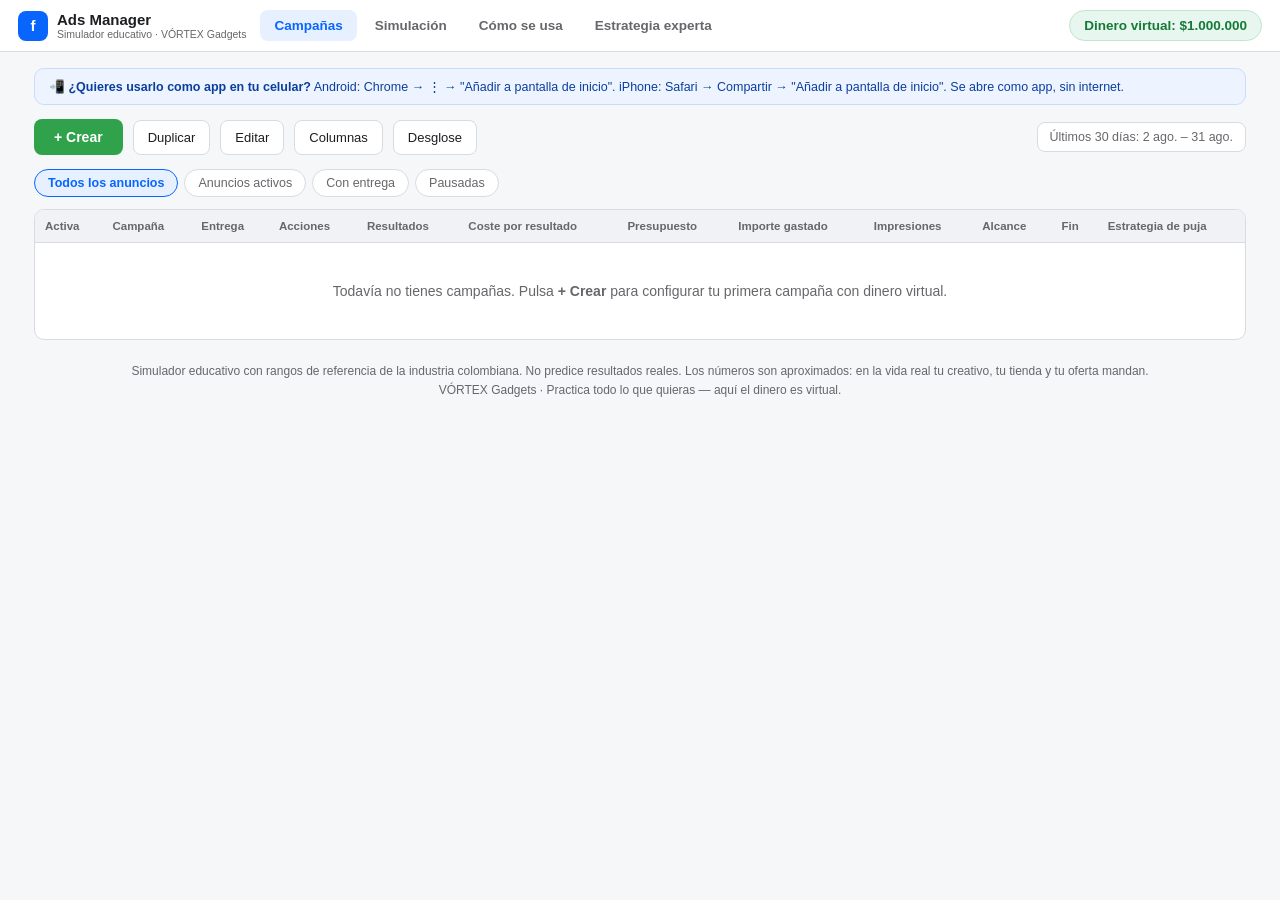
<file: simulador-adsmanager-vortex.html>
<!DOCTYPE html>
<html lang="es">
<head>
<meta charset="UTF-8">
<meta name="viewport" content="width=device-width, initial-scale=1.0, viewport-fit=cover">
<meta name="theme-color" content="#0866ff">
<link rel="icon" href="data:image/svg+xml,%3Csvg xmlns='http://www.w3.org/2000/svg' viewBox='0 0 64 64'%3E%3Crect width='64' height='64' rx='14' fill='%230866ff'/%3E%3Cpath d='M14 20h36v8H14zm0 14h36v8H14z' fill='%23fff'/%3E%3C/svg%3E">
<title>Simulador Ads Manager — VÓRTEX Gadgets (dinero virtual)</title>
<style>
  :root {
    --bg: #f6f7f9; --card: #fff; --border: #d8dbe0; --text: #1c1e21; --muted: #65676b;
    --blue: #0866ff; --blue-dark: #0a4fd6; --green: #31a24c; --green-bg: #e7f6ee;
    --red: #e11d48; --red-bg: #fdecef; --amber: #b57400; --amber-bg: #fff4e0; --teal: #00a6a6;
  }
  * { box-sizing: border-box; margin: 0; padding: 0; }
  html, body { height: 100%; }
  body { font-family: -apple-system, "Segoe UI", Roboto, Inter, Arial, sans-serif; background: var(--bg); color: var(--text); }
  /* ===== Cabecera estilo Meta ===== */
  .topbar { background: #fff; border-bottom: 1px solid var(--border); padding: 10px 18px; display: flex; align-items: center; gap: 14px; flex-wrap: wrap; position: sticky; top: 0; z-index: 40; }
  .brand { display: flex; align-items: center; gap: 9px; font-weight: 700; font-size: 15px; }
  .brand-logo { width: 30px; height: 30px; border-radius: 8px; background: var(--blue); display: flex; align-items: center; justify-content: center; color: #fff; font-size: 15px; }
  .brand small { display: block; font-size: 10.5px; color: var(--muted); font-weight: 500; }
  .nav-tabs { display: flex; gap: 4px; }
  .nav-tab { padding: 8px 14px; border-radius: 8px; border: none; background: transparent; font-size: 13.5px; font-weight: 600; color: var(--muted); cursor: pointer; }
  .nav-tab.active { background: #e7f0ff; color: var(--blue); }
  .saldo { margin-left: auto; background: var(--green-bg); color: #157a37; border: 1px solid #bfe6cf; border-radius: 999px; padding: 7px 14px; font-weight: 700; font-size: 13.5px; white-space: nowrap; }
  .saldo.warn { background: var(--red-bg); color: var(--red); border-color: #f3c0c9; }
  main { max-width: 1240px; margin: 0 auto; padding: 16px 14px 70px; }
  .view { display: none; } .view.active { display: block; }
  /* ===== Barra de herramientas (vista campañas) ===== */
  .toolbar { display: flex; gap: 10px; align-items: center; flex-wrap: wrap; margin-bottom: 14px; }
  .toolbar .btn-create { background: var(--green); color: #fff; font-weight: 700; border-radius: 8px; padding: 10px 20px; font-size: 14px; border: none; cursor: pointer; }
  .toolbar .btn-ghost { background: #fff; border: 1px solid var(--border); border-radius: 8px; padding: 9px 14px; font-size: 13px; color: var(--text); cursor: pointer; }
  .toolbar .btn-ghost:hover { background: #f0f2f5; }
  .filters { display: flex; gap: 6px; flex-wrap: wrap; }
  .pill { border: 1px solid var(--border); background: #fff; border-radius: 999px; padding: 6px 13px; font-size: 12.5px; color: var(--muted); cursor: pointer; }
  .pill.on { background: #e7f0ff; border-color: var(--blue); color: var(--blue); font-weight: 600; }
  .daterange { margin-left: auto; font-size: 12.5px; color: var(--muted); background: #fff; border: 1px solid var(--border); border-radius: 8px; padding: 7px 12px; }
  /* ===== Tabla estilo Ads Manager ===== */
  .table-wrap { background: var(--card); border: 1px solid var(--border); border-radius: 10px; overflow-x: auto; }
  table { width: 100%; border-collapse: collapse; font-size: 12.5px; min-width: 880px; }
  thead th { background: #f0f2f5; text-align: left; padding: 10px 10px; font-size: 11.5px; color: var(--muted); font-weight: 600; border-bottom: 1px solid var(--border); white-space: nowrap; }
  tbody td { padding: 10px; border-bottom: 1px solid #eceef1; white-space: nowrap; }
  tbody tr:hover { background: #f7f9fc; }
  .camp-name { font-weight: 600; }
  .camp-name small { display: block; color: var(--muted); font-weight: 400; font-size: 11px; }
  .toggle { width: 34px; height: 18px; border-radius: 999px; border: none; cursor: pointer; position: relative; background: #c8ccd2; }
  .toggle.on { background: var(--green); }
  .toggle::after { content: ''; position: absolute; top: 2px; left: 2px; width: 14px; height: 14px; border-radius: 50%; background: #fff; transition: left .15s; }
  .toggle.on::after { left: 18px; }
  .tag { display: inline-block; border-radius: 6px; padding: 3px 8px; font-size: 11px; font-weight: 600; }
  .tag.active { background: var(--green-bg); color: #157a37; }
  .tag.paused { background: #eef0f2; color: var(--muted); }
  .tag.error { background: var(--red-bg); color: var(--red); }
  .row-actions { color: var(--blue); font-weight: 600; cursor: pointer; }
  .empty { padding: 40px; text-align: center; color: var(--muted); font-size: 14px; }
  /* ===== Botones generales ===== */
  .btn { border-radius: 8px; padding: 10px 18px; font-size: 13.5px; font-weight: 700; border: none; cursor: pointer; }
  .btn-blue { background: var(--blue); color: #fff; } .btn-blue:hover { background: var(--blue-dark); }
  .btn-green { background: var(--green); color: #fff; }
  .btn-outline { background: #fff; border: 1.5px solid var(--blue); color: var(--blue); }
  .btn-gray { background: #e4e6eb; color: var(--text); }
  .btn:disabled { opacity: .45; cursor: not-allowed; }
  .btn-row { display: flex; gap: 10px; flex-wrap: wrap; }
  /* ===== Modal de creación (4 pasos, estilo asistente) ===== */
  .modal { position: fixed; inset: 0; background: rgba(0,0,0,.45); z-index: 100; display: none; align-items: center; justify-content: center; padding: 12px; }
  .modal.open { display: flex; }
  .modal-card { background: #fff; border-radius: 14px; width: min(960px, 100%); max-height: 92vh; display: flex; flex-direction: column; overflow: hidden; box-shadow: 0 24px 70px rgba(0,0,0,.3); }
  .modal-head { display: flex; align-items: center; justify-content: space-between; padding: 14px 20px; border-bottom: 1px solid var(--border); }
  .modal-head h3 { font-size: 16px; }
  .modal-x { border: none; background: none; font-size: 22px; cursor: pointer; color: var(--muted); padding: 0 6px; }
  .modal-body { flex: 1; overflow-y: auto; padding: 20px; }
  .modal-foot { display: flex; justify-content: space-between; align-items: center; gap: 10px; padding: 14px 20px; border-top: 1px solid var(--border); background: #fafbfc; }
  .step-ind { display: flex; gap: 6px; align-items: center; font-size: 12px; color: var(--muted); }
  .step-dot { width: 8px; height: 8px; border-radius: 50%; background: #d8dbe0; }
  .step-dot.on { background: var(--blue); }
  .step-title { font-size: 17px; font-weight: 700; margin-bottom: 4px; }
  .step-sub { color: var(--muted); font-size: 13px; margin-bottom: 16px; }
  .opt-grid { display: grid; grid-template-columns: repeat(auto-fit, minmax(200px, 1fr)); gap: 10px; }
  .opt { border: 1.5px solid var(--border); border-radius: 12px; padding: 14px; cursor: pointer; display: flex; gap: 12px; align-items: flex-start; background: #fff; }
  .opt.on { border-color: var(--blue); background: #eef4ff; }
  .opt .ico { width: 34px; height: 34px; border-radius: 8px; background: #e7f0ff; display: flex; align-items: center; justify-content: center; font-size: 17px; flex: 0 0 34px; }
  .opt b { font-size: 13.5px; display: block; }
  .opt small { color: var(--muted); font-size: 12px; line-height: 1.35; display: block; margin-top: 2px; }
  label.f { display: block; font-size: 12px; font-weight: 600; color: var(--muted); margin: 12px 0 5px; }
  input[type=text], input[type=number], select { width: 100%; padding: 9px 11px; border: 1px solid var(--border); border-radius: 8px; font-size: 14px; background: #fff; }
  textarea { width: 100%; padding: 9px 11px; border: 1px solid var(--border); border-radius: 8px; font-size: 13.5px; min-height: 72px; resize: vertical; }
  .form-grid { display: grid; grid-template-columns: 1fr 1fr; gap: 0 18px; }
  @media (max-width: 640px) { .form-grid { grid-template-columns: 1fr; } }
  .chips { display: flex; flex-wrap: wrap; gap: 6px; }
  .chip { border: 1px solid var(--border); background: #fff; border-radius: 999px; padding: 6px 12px; font-size: 12.5px; cursor: pointer; }
  .chip.on { background: var(--blue); border-color: var(--blue); color: #fff; }
  .score-box { background: #f0f2f5; border-radius: 10px; padding: 12px 14px; font-size: 13px; display: flex; align-items: center; gap: 12px; }
  .score-ring { width: 44px; height: 44px; border-radius: 50%; display: flex; align-items: center; justify-content: center; font-weight: 800; font-size: 14px; color: #fff; flex: 0 0 44px; }
  /* ===== Subida de contenido (composer) ===== */
  .upload-box { border: 2px dashed var(--border); border-radius: 12px; padding: 26px; text-align: center; cursor: pointer; color: var(--muted); background: #fafbfc; }
  .upload-box:hover { border-color: var(--blue); color: var(--blue); }
  .upload-box b { color: var(--blue); }
  .media-preview { display: grid; grid-template-columns: repeat(auto-fill, minmax(110px, 1fr)); gap: 8px; margin-top: 12px; }
  .media-item { position: relative; border-radius: 8px; overflow: hidden; border: 1px solid var(--border); aspect-ratio: 1/1; background: #000; }
  .media-item img, .media-item video { width: 100%; height: 100%; object-fit: cover; }
  .media-item .del { position: absolute; top: 4px; right: 4px; background: rgba(0,0,0,.65); color: #fff; border: none; border-radius: 50%; width: 20px; height: 20px; cursor: pointer; font-size: 12px; line-height: 1; }
  .media-item .vid-badge { position: absolute; bottom: 4px; left: 4px; background: rgba(0,0,0,.65); color: #fff; font-size: 10.5px; padding: 2px 6px; border-radius: 5px; }
  /* ===== Vista previa feed (estilo Facebook) ===== */
  .feed-preview { border: 1px solid var(--border); border-radius: 12px; background: #fff; max-width: 400px; margin: 0 auto; overflow: hidden; }
  .feed-head { display: flex; align-items: center; gap: 8px; padding: 10px 12px; }
  .feed-avatar { width: 36px; height: 36px; border-radius: 50%; background: var(--teal); color: #fff; display: flex; align-items: center; justify-content: center; font-weight: 800; font-size: 14px; }
  .feed-name { font-size: 13px; font-weight: 700; line-height: 1.15; }
  .feed-name small { display: block; font-weight: 400; color: var(--muted); font-size: 11px; }
  .feed-media { position: relative; background: #000; aspect-ratio: 1/1; display: flex; align-items: center; justify-content: center; overflow: hidden; }
  .feed-media img, .feed-media video { width: 100%; height: 100%; object-fit: contain; }
  .feed-media .dots { position: absolute; bottom: 8px; left: 0; right: 0; display: flex; justify-content: center; gap: 5px; }
  .feed-media .dots span { width: 7px; height: 7px; border-radius: 50%; background: rgba(255,255,255,.55); }
  .feed-media .dots span.on { background: #fff; }
  .feed-text { padding: 10px 12px; font-size: 13px; line-height: 1.4; }
  .feed-cta { display: flex; align-items: center; gap: 10px; padding: 4px 12px 12px; }
  .feed-cta .title { font-size: 13px; font-weight: 700; line-height: 1.2; }
  .feed-cta .title small { display: block; font-weight: 400; color: var(--muted); font-size: 11px; }
  .feed-cta .btn-cta { margin-left: auto; background: #e7f0ff; color: var(--blue); font-weight: 700; border-radius: 7px; padding: 8px 14px; font-size: 12.5px; white-space: nowrap; }
  /* ===== KPI + consejos ===== */
  .kpis { display: grid; grid-template-columns: repeat(auto-fit, minmax(125px, 1fr)); gap: 9px; margin-bottom: 14px; }
  .kpi { background: var(--card); border: 1px solid var(--border); border-radius: 10px; padding: 10px 12px; }
  .kpi .lbl { font-size: 10.5px; color: var(--muted); text-transform: uppercase; letter-spacing: .03em; }
  .kpi .val { font-size: 16px; font-weight: 800; margin-top: 2px; }
  .kpi .val.pos { color: #157a37; } .kpi .val.neg { color: var(--red); }
  .advice { border-radius: 10px; padding: 11px 14px; font-size: 13px; margin-bottom: 12px; border: 1px solid; }
  .advice.info { background: #eef4ff; border-color: #c8dcff; color: #0a3f9e; }
  .advice.warn { background: var(--amber-bg); border-color: #f0d9ae; color: var(--amber); }
  .advice.good { background: var(--green-bg); border-color: #bfe6cf; color: #157a37; }
  .advice.bad { background: var(--red-bg); border-color: #f3c0c9; color: var(--red); }
  .dash-top { display: flex; justify-content: space-between; align-items: center; flex-wrap: wrap; gap: 10px; margin-bottom: 12px; }
  .day-label { font-size: 15px; font-weight: 800; }
  .seg { margin-top: 16px; }
  .seg h3 { font-size: 14px; margin-bottom: 8px; }
  canvas { width: 100%; height: 185px; display: block; }
  .table-dias { overflow-x: auto; background: var(--card); border: 1px solid var(--border); border-radius: 10px; }
  .table-dias table { min-width: 860px; }
  .footer-note { margin-top: 22px; font-size: 12px; color: var(--muted); text-align: center; line-height: 1.6; }
  .card { background: var(--card); border: 1px solid var(--border); border-radius: 12px; padding: 16px; }
  .grid-2 { display: grid; grid-template-columns: 1fr 1fr; gap: 14px; }
  @media (max-width: 760px) { .grid-2 { grid-template-columns: 1fr; } }
  .install-note { background: #eef4ff; border: 1px solid #c8dcff; border-radius: 10px; padding: 10px 14px; font-size: 12.5px; color: #0a3f9e; margin-bottom: 14px; }
  /* ===== Pestaña Estrategia experta (aditiva) ===== */
  .ex-grid { display: grid; grid-template-columns: repeat(auto-fit, minmax(240px, 1fr)); gap: 12px; }
  .ex-ico { width: 30px; height: 30px; border-radius: 8px; background: #e7f0ff; color: var(--blue); display: inline-flex; align-items: center; justify-content: center; font-weight: 800; margin-right: 8px; }
  .ex-num { font-size: 24px; font-weight: 800; color: var(--blue); }
  .ex-small { font-size: 11px; color: var(--muted); }
  .be-big { font-size: 26px; font-weight: 800; color: var(--blue); }
</style>
</head>
<body>
<div class="topbar">
  <div class="brand">
    <span class="brand-logo">f</span>
    <div>Ads Manager <small>Simulador educativo · VÓRTEX Gadgets</small></div>
  </div>
  <div class="nav-tabs">
    <button class="nav-tab active" data-view="camp">Campañas</button>
    <button class="nav-tab" data-view="sim">Simulación</button>
    <button class="nav-tab" data-view="ayuda">Cómo se usa</button>
    <button class="nav-tab" data-view="estrat">Estrategia experta</button>
  </div>
  <div class="saldo" id="saldo-box">Dinero virtual: $1.000.000</div>
</div>
<main>

<!-- ============ VISTA CAMPAÑAS ============ -->
<div class="view active" id="view-camp">
  <div class="install-note" id="install-note">📲 <b>¿Quieres usarlo como app en tu celular?</b> Android: Chrome → ⋮ → "Añadir a pantalla de inicio". iPhone: Safari → Compartir → "Añadir a pantalla de inicio". Se abre como app, sin internet.</div>
  <div class="toolbar">
    <button class="btn-create" id="btn-crear">+ Crear</button>
    <button class="btn-ghost" id="btn-duplicar" disabled>Duplicar</button>
    <button class="btn-ghost" id="btn-editar" disabled>Editar</button>
    <span class="btn-ghost" id="btn-columnas">Columnas</span>
    <span class="btn-ghost" id="btn-desglose">Desglose</span>
    <span class="daterange">Últimos 30 días: 2 ago. – 31 ago.</span>
  </div>
  <div class="filters" style="margin-bottom:12px;">
    <span class="pill on" data-f="todos">Todos los anuncios</span>
    <span class="pill" data-f="activos">Anuncios activos</span>
    <span class="pill" data-f="entrega">Con entrega</span>
    <span class="pill" data-f="pausadas">Pausadas</span>
  </div>
  <div class="table-wrap">
    <table>
      <thead><tr>
        <th>Activa</th><th>Campaña</th><th>Entrega</th><th>Acciones</th><th>Resultados</th>
        <th>Coste por resultado</th><th>Presupuesto</th><th>Importe gastado</th>
        <th>Impresiones</th><th>Alcance</th><th>Fin</th><th>Estrategia de puja</th>
      </tr></thead>
      <tbody id="tabla-camp"></tbody>
    </table>
    <div class="empty" id="tabla-vacia">Todavía no tienes campañas. Pulsa <b>+ Crear</b> para configurar tu primera campaña con dinero virtual.</div>
  </div>
  <div id="recom-box" style="margin-top:14px;"></div>
</div>

<!-- ============ VISTA ESTRATEGIA EXPERTO (aditiva) ============ -->
<div class="view" id="view-estrat">
  <div class="install-note">🎓 <b>Estrategia experta:</b> lo que aplican los media buyers que facturan con Ads Manager y casi nadie publica. Úsala ANTES de lanzar tu campaña real y en las Decisiones del simulador. No sustituye a tus datos reales: tu píxel y tu caja mandan.</div>

  <div class="card" style="margin-bottom:14px;">
    <h3 style="margin-bottom:6px;"><span class="ex-ico">1</span>Tu ROAS de equilibrio: la regla que casi nadie usa (100 ÷ margen)</h3>
    <p style="color:var(--muted);font-size:13px;margin-bottom:10px;">El ROAS "bonito" (3, 5, 10) no significa nada si no lo comparas con TU margen. Si tu margen neto es 20 %, con ROAS 4 pierdes dinero. Calcula tu número:</p>
    <div class="chips" id="eq-chips" style="margin-bottom:8px;">
      <span class="chip on" data-m="19">M10 (19 %)</span>
      <span class="chip" data-m="33">Proyector (33 %)</span>
      <span class="chip" data-m="28">Interruptor (28 %)</span>
      <span class="chip" data-m="30">Escurridor (30 %)</span>
      <span class="chip" data-m="45">Bombilla (45 %)</span>
    </div>
    <div style="display:flex;gap:10px;flex-wrap:wrap;align-items:center;">
      <div style="flex:1;min-width:200px;"><label style="font-size:12px;color:var(--muted);font-weight:600;">O escribe tu margen neto real (%)</label>
        <input type="number" id="eq-marg" value="33" min="1" max="90" style="max-width:180px;"></div>
      <div class="kpi"><div class="lbl">Tu ROAS de equilibrio</div><div class="val" id="eq-be" style="color:var(--blue);">3,0</div></div>
      <div class="kpi"><div class="lbl">ROAS meta (ganar de verdad)</div><div class="val" id="eq-meta">4,5</div></div>
      <div class="kpi"><div class="lbl">CPA máximo por venta</div><div class="val" id="eq-cpa">—</div></div>
    </div>
    <p style="font-size:12px;color:var(--muted);margin-top:8px;">CPA máximo = margen % × ticket. Ej.: proyector 33 % × $259.900 ≈ $85.767 por venta: si tu costo por compra supera eso, mejor ni gastes en escala.</p>
  </div>

  <div class="ex-grid">
    <div class="card">
      <h3 style="margin-bottom:6px;"><span class="ex-ico">2</span>Antes de lanzar (checklist real)</h3>
      <ul style="font-size:13px;line-height:1.75;padding-left:18px;">
        <li>✅ <b>Píxel Meta activo en tienda</b> (el tuyo: 1724390862126477, Navegador + Servidor).</li>
        <li>✅ Dominio verificado en Events Manager.</li>
        <li>✅ Decide el evento que optimiza: si vendes por <b>checkout online</b> → Purchase; si cierras por <b>WhatsApp</b> → optimiza Contact/InitiateCheckout con valor, no esperes Purchase del píxel.</li>
        <li>✅ Oferta definida (cupón, regalo o envío gratis) — no compitas solo por precio.</li>
        <li>✅ Ficha con 6 fotos, specs claros y garantía visible (Ley 1480).</li>
        <li>✅ Presupuesto de test mínimo: $30-50 mil/día × 5 días (por debajo, el algoritmo no aprende).</li>
        <li>✅ Enlace con UTM para saber qué campaña trae cada venta.</li>
      </ul>
    </div>
    <div class="card">
      <h3 style="margin-bottom:6px;"><span class="ex-ico">3</span>Dónde aterrizar tu tráfico (tu caso)</h3>
      <ul style="font-size:13px;line-height:1.75;padding-left:18px;">
        <li>🎯 <b>Tienda (producto):</b> mejor para fríos — la ficha vende y el píxel Meta mide todo el embudo.</li>
        <li>📱 <b>App (app.vortexgadgets.com.co):</b> genial para TikTok Ads (tu píxel de TikTok vive ahí) y retargeting.</li>
        <li>💬 <b>WhatsApp directo:</b> solo si tu anuncio dice claramente "escríbenos" (ej. ofertas); el píxel medirá menos, pero la conversación convierte más en COD.</li>
        <li>⚡ Regla: <b>no dividas el presupuesto entre 3 destinos</b> — un solo destino por campaña, mide, y el ganador escala.</li>
      </ul>
    </div>
  </div>

  <div class="card" style="margin-top:14px;">
    <h3 style="margin-bottom:6px;"><span class="ex-ico">4</span>El método 3-2-2 de los expertos (test → escala)</h3>
    <div class="ex-grid">
      <div class="kpi"><div class="lbl">Paso 1 · 3</div><div class="val" style="font-size:14px;">3 campañas/creativos con ángulos distintos (problema, prueba social, oferta)</div></div>
      <div class="kpi"><div class="lbl">Paso 2 · 2</div><div class="val" style="font-size:14px;">2-3 días SIN tocarlas (deja aprender; presupuesto igual en todas)</div></div>
      <div class="kpi"><div class="lbl">Paso 3 · 2</div><div class="val" style="font-size:14px;">Día 5: duplica el ganador, mata el que pasó 2× su CPA objetivo</div></div>
      <div class="kpi"><div class="lbl">Escala</div><div class="val" style="font-size:14px;">+20 % cada 48 h si ROAS ≥ tu equilibrio × 1,5; nada de +300 % de golpe</div></div>
    </div>
    <p style="font-size:12.5px;color:var(--muted);margin-top:8px;">CBO vs ABO: en prueba usa ABO (mismo dinero por conjunto). En escala, CBO deja que el algoritmo fluya al ganador. Advantage+ sirve para audiencias amplias cuando ya tienes datos; no lo uses en el test inicial.</p>
  </div>

  <div class="card" style="margin-top:14px;">
    <h3 style="margin-bottom:6px;"><span class="ex-ico">5</span>Lee los datos como experto (umbrales de referencia Colombia)</h3>
    <div class="table-wrap" style="margin-bottom:8px;">
      <table style="min-width:0;">
        <thead><tr><th>Métrica</th><th>Frío</th><th>Tibio/retargeting</th><th>Qué hacer si no llega</th></tr></thead>
        <tbody>
          <tr><td>CTR (vídeo)</td><td>≥ 1,2 %</td><td>≥ 2 %</td><td>Cambia el gancho (primeros 2 s) y el creativo</td></tr>
          <tr><td>CVR (pedido/visita)</td><td>1-2,5 %</td><td>3-6 %</td><td>Revisa ficha, precio, oferta, velocidad de la página</td></tr>
          <tr><td>Frecuencia</td><td colspan="2">≤ 3</td><td>&gt; 3 sin resultados → creativo fatigado, cambia</td></tr>
          <tr><td>CPA</td><td colspan="2">≤ margen $ por venta</td><td>Sobre tu CPA → no escales; arregla oferta o producto</td></tr>
          <tr><td>ROAS</td><td colspan="2">≥ equilibrio × 1,5</td><td>Bajo el equilibrio → estás perdiendo, pausa y corrige</td></tr>
        </tbody>
      </table>
    </div>
    <p style="font-size:12px;color:var(--muted);">Rangos de referencia del mercado colombiano para tráfico frío. Tus números reales (los del píxel) mandan sobre cualquier referencia.</p>
  </div>

  <div class="card" style="margin-top:14px;">
    <h3 style="margin-bottom:6px;"><span class="ex-ico">6</span>La parte que nadie cuenta</h3>
    <p style="font-size:13.5px;line-height:1.7;">La publicidad NO vende: <b>vende la promesa + la prueba + la ausencia de riesgo</b>. Los expertos ganan porque: (1) prueban más creativos que los demás (el creativo ES el targeting hoy), (2) cortan rápido lo que pierde (2× CPA, sin apego), (3) escalan con reglas, no con corazonadas, (4) respetan el presupuesto mínimo de aprendizaje, y (5) usan la caja (semilla) como freno: <b>nunca más del 70 % de tu semilla en pedidos en tránsito</b>. Con tu margen de 19-33 %, vender "mucho" con cupones y ROAS 2 es arruinarse despacio: primero margen sano, después volumen.</p>
  </div>
</div>

<!-- ============ MODAL CREAR (4 pasos) ============ -->
<div class="modal" id="modal-crear">
  <div class="modal-card">
    <div class="modal-head">
      <h3>Crear campaña</h3>
      <button class="modal-x" id="modal-x">×</button>
    </div>
    <div class="modal-body" id="modal-body"></div>
    <div class="modal-foot">
      <div class="step-ind" id="step-ind"></div>
      <div class="btn-row">
        <button class="btn btn-gray" id="paso-atras" style="display:none;">← Atrás</button>
        <button class="btn btn-blue" id="paso-sig">Continuar</button>
      </div>
    </div>
  </div>
</div>

<!-- ============ VISTA SIMULACIÓN ============ -->
<div class="view" id="view-sim">
  <div class="dash-top">
    <div>
      <div class="day-label" id="sim-dia">—</div>
      <div class="sub" id="sim-camp" style="color:var(--muted);font-size:12.5px;"></div>
    </div>
    <div class="btn-row">
      <button class="btn btn-blue" id="btn-dia">Avanzar 1 día →</button>
      <button class="btn btn-outline" id="btn-auto">Simular todo</button>
      <button class="btn btn-green" id="btn-recargar">+ $250.000 virtuales</button>
      <button class="btn btn-gray" id="btn-reiniciar">Reiniciar</button>
    </div>
  </div>
  <div id="advice-box"></div>
  <div class="kpis" id="kpi-row"></div>
  <div class="grid-2">
    <div class="card">
      <h3>Gasto vs. Ingresos por día</h3>
      <canvas id="chart" height="185"></canvas>
    </div>
    <div class="card">
      <h3>Decisiones (practica como en Ads Manager)</h3>
      <p style="color:var(--muted);font-size:12.5px;margin-bottom:10px;">Cada cambio puede reiniciar el aprendizaje del algoritmo. Decisión el día 5, no antes.</p>
      <div class="btn-row">
        <button class="btn btn-outline" id="dec-up">Subir presupuesto +25%</button>
        <button class="btn btn-outline" id="dec-down">Bajar presupuesto -25%</button>
      </div>
      <div class="btn-row" style="margin-top:8px;">
        <button class="btn btn-outline" id="dec-retar">Retargeting: ON/OFF</button>
        <button class="btn btn-outline" id="dec-est">CBO ↔ ABO</button>
        <button class="btn btn-outline" id="dec-adv">Advantage+ ON/OFF</button>
        <button class="btn btn-outline" id="dec-pausa">Pausar / Reanudar</button>
      </div>
      <p id="retar-status" style="color:var(--muted);font-size:12.5px;margin-top:10px;"></p>
    </div>
  </div>
  <div class="seg">
    <h3>Detalle día a día</h3>
    <div class="table-dias">
      <table>
        <thead><tr><th>Día</th><th>Entrega</th><th>Gasto</th><th>Impresiones</th><th>Alcance</th><th>Clics</th><th>CTR</th><th>CPC</th><th>Resultados (ventas)</th><th>Coste/resultado</th><th>Ingresos</th><th>Ganancia</th><th>ROAS</th></tr></thead>
        <tbody id="tabla-dias"></tbody>
      </table>
    </div>
  </div>
</div>

<!-- ============ VISTA AYUDA ============ -->
<div class="view" id="view-ayuda">
  <h2 style="font-size:19px;margin-bottom:6px;">Cómo se usa este simulador</h2>
  <p style="color:var(--muted);font-size:13.5px;margin-bottom:16px;">Replica el Ads Manager real de Facebook (flujo Advantage+). Todo el dinero es virtual.</p>
  <div class="grid-2">
    <div class="card">
      <h3 style="font-size:14px;margin-bottom:8px;">1 · Crea tu campaña</h3>
      <p style="font-size:13px;line-height:1.6;color:#444;">Pulsa <b>+ Crear</b> y sigue los 4 pasos reales: <b>Objetivo</b> (Ventas, Tráfico…) → <b>Campaña</b> (nombre + presupuesto diario) → <b>Conjunto de anuncios</b> (audiencia, ciudades, intereses) → <b>Anuncio</b> (sube tu vídeo, imagen o carrusel real y escribe el texto).</p>
    </div>
    <div class="card">
      <h3 style="font-size:14px;margin-bottom:8px;">2 · Simula día a día</h3>
      <p style="font-size:13px;line-height:1.6;color:#444;">Avanza de a 1 día y observa: impresiones, alcance, CTR, CPC, ventas, CPA, ROAS. El simulador te aconseja igual que lo haría un buen media buyer: CTR bajo → cambia el creativo; ROAS ≥ 2 → escala +25%.</p>
    </div>
    <div class="card">
      <h3 style="font-size:14px;margin-bottom:8px;">3 · Aprende con decisiones (nivel Ads Manager)</h3>
      <p style="font-size:13px;line-height:1.6;color:#444;">Sube/baja presupuesto, activa retargeting, pausa, cambia <b>CBO ↔ ABO</b> (presupuesto optimizado vs. por conjunto) y enciende/apaga <b>Advantage+</b>. Verás el impacto real: CBO fluye el dinero al conjunto ganador, Advantage+ amplía la audiencia y mejora el rendimiento, el presupuesto bajo el mínimo no deja aprender al algoritmo, y la fatiga creativa (frecuencia alta) mata el CTR.</p>
    </div>
    <div class="card">
      <h3 style="font-size:14px;margin-bottom:8px;">4 · En tu celular</h3>
      <p style="font-size:13px;line-height:1.6;color:#444;"><b>Android:</b> Chrome → menú ⋮ → "Añadir a pantalla de inicio". <b>iPhone:</b> Safari → Compartir → "Añadir a pantalla de inicio". Funciona sin internet. También puedes enviarte el archivo por WhatsApp/Drive y abrirlo en el celular.</p>
    </div>
  </div>
  <div class="card seg">
    <h3 style="font-size:14px;margin-bottom:8px;">Lo que replica de tu Ads Manager real</h3>
    <p style="font-size:13px;line-height:1.6;color:#444;">Las columnas exactas de la tabla de campañas (Entrega, Resultados, Coste por resultado, Presupuesto, Importe gastado, Impresiones, Alcance…), el flujo Advantage+ en 3 niveles (Campaña → Conjunto → Anuncio), los 6 objetivos con sus íconos, la puntuación de campaña, el badge Advantage+ y el formato "Un solo vídeo o imagen" / "Secuencia" (carrusel).</p>
  </div>
</div>

<div class="footer-note">Simulador educativo con rangos de referencia de la industria colombiana. No predice resultados reales. Los números son aproximados: en la vida real tu creativo, tu tienda y tu oferta mandan.<br>VÓRTEX Gadgets · Practica todo lo que quieras — aquí el dinero es virtual.</div>
</main>

<script>
/* ============================================================
   SIMULADOR ADS MANAGER — VÓRTEX (educativo, dinero virtual)
   Replica el flujo Advantage+ real de Meta Ads.
   Rangos de referencia de la industria (Colombia, e-commerce).
   ============================================================ */
var R = Math.random, RI = function(a, b) { return a + (b - a) * R(); };

/* ---------- Datos base ---------- */
var OBJETIVOS = [
  { id: 'reconocimiento', label: 'Reconocimiento', ico: '📣', desc: 'Hacer que más personas vean y recuerden la marca' },
  { id: 'trafico', label: 'Tráfico', ico: '🖱️', desc: 'Llevar personas al sitio web o app' },
  { id: 'interaccion', label: 'Interacción', ico: '💬', desc: 'Conseguir interacciones: me gusta, comentarios, compartidos' },
  { id: 'leads', label: 'Clientes potenciales', ico: '🧲', desc: 'Conseguir registros, llamadas y otros leads' },
  { id: 'app', label: 'Promoción de aplicación', ico: '📲', desc: 'Instalaciones y uso de la app' },
  { id: 'ventas', label: 'Ventas', ico: '🛍️', desc: 'Conseguir ventas (ecommerce)' }
];
var INTERESES = [
  { id: 'tecnologia', label: 'Tecnología', cpm: 6200 }, { id: 'audio', label: 'Audio y música', cpm: 5600 },
  { id: 'hogar', label: 'Hogar', cpm: 4800 }, { id: 'fitness', label: 'Fitness', cpm: 5200 },
  { id: 'regalos', label: 'Regalos', cpm: 5000 }
];
var CIUDADES = [
  { id: 'bogota', label: 'Bogotá', cpm: 5800 }, { id: 'medellin', label: 'Medellín', cpm: 5400 },
  { id: 'cali', label: 'Cali', cpm: 5100 }, { id: 'barranquilla', label: 'Barranquilla', cpm: 4700 },
  { id: 'bucaramanga', label: 'Bucaramanga', cpm: 4600 }, { id: 'otras', label: 'Otras ciudades', cpm: 4200 }
];
var EDAD_FACTOR = { '18-24': 1.05, '25-34': 1.0, '35-44': 1.05, '45+': 1.15 };
var PALABRAS_FUERTES = ['hoy','oferta','descuento','última','último','gratis','garantía','devolvemos','riesgo','más de','reseñas','colombia','ahora','compra','envío','solo','lote','flash','limita','%','cuotas'];
var PRODUCTOS = [
  { nombre: 'Audífonos M10', precio: 77700, margen: 35115 },
  { nombre: 'Mini Aire Portátil', precio: 149900, margen: 76780 },
  { nombre: 'Cámara WiFi A9', precio: 106900, margen: 48000 },
  { nombre: 'Bombillo RGB', precio: 55600, margen: 22000 },
  { nombre: 'Power Bank Solar', precio: 157900, margen: 65000 }
];

/* ---------- Estado global ---------- */
var app = {
  saldo: 1000000,
  campanas: [],      // campañas creadas
  activa: null,      // campaña en simulación
  filtro: 'todos'
};

/* ---------- Utilidades ---------- */
function $(id) { return document.getElementById(id); }
function fmtCOP(n) { return '$' + Math.round(n).toLocaleString('es-CO'); }
function pct(n) { return (n * 100).toFixed(1) + '%'; }
function fmt2(n) { return (Math.round(n * 100) / 100).toLocaleString('es-CO'); }
function esc(s) { return String(s == null ? '' : s).replace(/&/g, '&amp;').replace(/</g, '&lt;').replace(/>/g, '&gt;').replace(/"/g, '&quot;'); }

/* ---------- Calidad del creativo (0-100) ---------- */
function copyScore(texto, hook) {
  var s = 30, t = (texto || '').toLowerCase(), h = (hook || '').toLowerCase();
  var palabras = t.split(/\s+/).filter(Boolean);
  if (palabras.length >= 8 && palabras.length <= 45) s += 20; else if (palabras.length > 0) s += 8;
  var fuertes = 0;
  PALABRAS_FUERTES.forEach(function(w) { if (t.indexOf(w) >= 0) fuertes++; });
  s += Math.min(25, fuertes * 5);
  if (h.length >= 8 && h.length <= 40) s += 15; else s += 4;
  if (t.indexOf('?') >= 0 || h.indexOf('?') >= 0) s += 5;
  if (t.indexOf('!') >= 0 || h.indexOf('!') >= 0) s += 5;
  if (/[0-9]/.test(t)) s += 5;
  return Math.max(5, Math.min(100, s));
}
function creativeScore(cfg) {
  var base = copyScore(cfg.texto, cfg.hook);
  var formato = cfg.formato === 'video' ? 1.0 : cfg.formato === 'carrusel' ? 0.85 : 0.62;
  var s = base * formato;
  if (!cfg.media || !cfg.media.length) s *= 0.35; // sin contenido subido: muy débil
  return Math.max(5, Math.min(100, s));
}

/* ---------- CPM por conjunto de anuncios ---------- */
function cpmConjunto(cfg, cj) {
  var cids = cj.ciudades || cfg.ciudades || ['bogota'];
  var iids = cj.intereses || cfg.intereses || ['tecnologia'];
  var cpm = 0;
  cids.forEach(function(c) { CIUDADES.forEach(function(x) { if (x.id === c) cpm += x.cpm; }); });
  cpm = cpm / Math.max(1, cids.length);
  var cInt = 0;
  iids.forEach(function(i) { INTERESES.forEach(function(x) { if (x.id === i) cInt += x.cpm; }); });
  cInt = cInt / Math.max(1, iids.length);
  cpm = cpm * 0.65 + cInt * 0.35;
  cpm *= EDAD_FACTOR[cfg.edad] || 1;
  return cpm;
}

/* ---------- Distribución de presupuesto: CBO vs ABO ---------- */
function distribucionConjuntos(cfg) {
  var n = cfg.conjuntos.length;
  if (n === 1) return [1];
  if (cfg.estrategia === 'abo') return [0.5, 0.5]; // ABO: reparto fijo
  /* CBO: el algoritmo fluye el presupuesto al conjunto con mejor rendimiento */
  if (cfg.simDia === 0) return [0.5, 0.5];
  var r0 = cfg.cjROAS[0] || 0, r1 = cfg.cjROAS[1] || 0;
  if (r1 > r0) return [0.35, 0.65];
  return [0.65, 0.35];
}

/* ---------- Simular un conjunto de anuncios ---------- */
function simularConjunto(cfg, cj, pres, score, learning) {
  /* Relevancia del anuncio (1-10): los anuncios relevantes pagan menos CPM */
  var rel = Math.max(1, Math.min(10, Math.round(score / 10)));
  var cpm = cpmConjunto(cfg, cj) * RI(0.9, 1.12) * (1.15 - rel * 0.015);
  if (learning) cpm *= RI(1.12, 1.3);
  if (pres < 20000) cpm *= 1.18; // presupuesto bajo del conjunto: aprendizaje lento
  if (cfg.advantagePlus) cpm *= 0.95; // Advantage+: alcance ampliado = CPM ligeramente mejor

  var ctrBase = 0.004 + (score / 100) * 0.014;
  if (cfg.advantagePlus) ctrBase *= 1.08; // el sistema encuentra a los que responden mejor
  var estab = Math.min(0.006, cfg.mismoCreativo * 0.0012);
  var ctr = Math.max(0.001, (ctrBase + estab) * RI(0.85, 1.15));

  /* Fatiga creativa: si la gente ya vio el anuncio muchas veces, el CTR cae */
  if (cfg.frecuenciaMedia && cfg.frecuenciaMedia > 3.2 && cfg.mismoCreativo >= 4) ctr *= 0.82;

  var gasto = Math.min(pres, app.saldo > 0 ? pres : 0);
  if (app.saldo < pres) gasto = Math.max(0, app.saldo);
  app.saldo = Math.max(0, app.saldo - gasto);

  var impresiones = gasto / cpm * 1000;
  var alcance = Math.round(impresiones / RI(1.3, 2.4));
  var clics = Math.round(impresiones * ctr);
  var cpc = clics > 0 ? gasto / clics : 0;
  var visitas = Math.round(clics * (cfg.objetivo === 'ventas' ? 0.85 : cfg.objetivo === 'trafico' ? 0.9 : 0.4));

  cj.acumVisitantes = (cj.acumVisitantes || 0) * 0.55; // decay de visitantes
  var ventas = 0;
  if (cfg.objetivo === 'ventas') {
    var tasa = 0.004 + (score / 100) * 0.010;
    if (learning) tasa *= 0.85;
    ventas = Math.round(visitas * tasa * RI(0.7, 1.3));
    if (cfg.retargeting && cj.acumVisitantes > 0) {
      cj.retAcum = (cj.retAcum || 0) + cj.acumVisitantes * 0.012 * RI(0.7, 1.3);
      var ventasRet = Math.floor(cj.retAcum);
      cj.retAcum -= ventasRet;
      ventas += ventasRet;
    }
    cj.acumVisitantes += Math.round(visitas * 0.45);
  } else if (cfg.objetivo === 'trafico') {
    ventas = Math.round(visitas * 0.004 * RI(0.6, 1.4));
    cj.acumVisitantes += Math.round(visitas * 0.3);
  } else {
    cj.acumVisitantes += Math.round(visitas * 0.2);
  }

  var ingresos = ventas * cfg.precio;
  var ganancia = ventas * cfg.margen - gasto;
  var roas = gasto > 0 ? ingresos / gasto : 0;
  var cpa = ventas > 0 ? gasto / ventas : 0;
  return { gasto: gasto, impresiones: impresiones, alcance: alcance, clics: clics, ctr: ctr,
    cpc: cpc, visitas: visitas, ventas: ventas, cpa: cpa, ingresos: ingresos, ganancia: ganancia, roas: roas };
}

/* ---------- Simular un día (todos los conjuntos, CBO o ABO) ---------- */
function simularDia(cfg) {
  var score = creativeScore(cfg);
  var learning = cfg.simDia < 3;
  var pesos = distribucionConjuntos(cfg);
  var A = { gasto: 0, impresiones: 0, alcance: 0, clics: 0, visitas: 0, ventas: 0, ingresos: 0, ganancia: 0 };
  cfg.conjuntos.forEach(function(cj, i) {
    var pres = cfg.presupuesto * pesos[i];
    var r = simularConjunto(cfg, cj, pres, score, learning);
    A.gasto += r.gasto; A.impresiones += r.impresiones; A.alcance += r.alcance; A.clics += r.clics;
    A.visitas += r.visitas; A.ventas += r.ventas; A.ingresos += r.ingresos; A.ganancia += r.ganancia;
    cfg.cjGasto[i] = (cfg.cjGasto[i] || 0) + r.gasto;
    cfg.cjIngresos[i] = (cfg.cjIngresos[i] || 0) + r.ingresos;
    cfg.cjROAS[i] = cfg.cjGasto[i] > 0 ? cfg.cjIngresos[i] / cfg.cjGasto[i] : 0;
  });
  cfg.acumImp = (cfg.acumImp || 0) + A.impresiones;
  cfg.acumAlc = (cfg.acumAlc || 0) + A.alcance;
  cfg.frecuenciaMedia = cfg.acumAlc > 0 ? cfg.acumImp / cfg.acumAlc : 1;
  var ctr = A.impresiones > 0 ? A.clics / A.impresiones : 0;
  var cpc = A.clics > 0 ? A.gasto / A.clics : 0;
  var cpa = A.ventas > 0 ? A.gasto / A.ventas : 0;
  var roas = A.gasto > 0 ? A.ingresos / A.gasto : 0;
  var cpmEff = A.impresiones > 0 ? A.gasto / (A.impresiones / 1000) : 0;
  return { gasto: A.gasto, impresiones: Math.round(A.impresiones), alcance: Math.round(A.alcance), clics: A.clics,
    ctr: ctr, cpc: cpc, visitas: A.visitas, ventas: A.ventas, cpa: cpa, ingresos: A.ingresos,
    ganancia: A.ganancia, roas: roas, score: score, cpm: cpmEff, learning: learning };
}

/* ---------- Consejos ---------- */
function consejos(cfg, r) {
  var out = [];
  if (r.learning) out.push({ t: 'info', txt: '<b>Fase de aprendizaje:</b> el algoritmo explora y el CPM es más alto los primeros días. No juzgues el día 1: deja correr al menos 5 días.' });
  if (cfg.presupuesto < 40000 && cfg.objetivo === 'ventas') out.push({ t: 'warn', txt: '<b>Presupuesto bajo el mínimo recomendado (~$40.000/día):</b> el algoritmo no logra las ~50 conversiones semanales que necesita. Gastas lento y aprendes poco.' });
  if (!cfg.media || !cfg.media.length) out.push({ t: 'bad', txt: '<b>No subiste contenido multimedia:</b> un anuncio sin vídeo ni imagen apenas genera clics. Vuelve a la campaña y sube un creativo.' });
  else if (cfg.formato === 'imagen' && cfg.objetivo === 'ventas') out.push({ t: 'warn', txt: 'El formato <b>imagen</b> convierte menos que vídeo. En ventas, el vídeo UGC suele duplicar el CTR.' });
  if (r.ctr < 0.01) out.push({ t: 'bad', txt: '<b>CTR bajo (' + pct(r.ctr) + '):</b> tu creativo no conecta. Cambia el hook, sube un vídeo o prueba otro ángulo.' });
  else if (r.ctr > 0.02 && r.ventas === 0) out.push({ t: 'warn', txt: '<b>Atraes clics (' + pct(r.ctr) + ') pero no compran:</b> el problema es la ficha, el precio o la oferta, no el anuncio.' });
  if (r.ventas > 0 && r.roas >= 2) out.push({ t: 'good', txt: '<b>ROAS ' + fmt2(r.roas) + ' — rentable.</b> Escala +25% cada 2-3 días, nunca de golpe.' });
  if (r.ventas > 0 && r.roas >= 1 && r.roas < 2) out.push({ t: 'info', txt: '<b>ROAS ' + fmt2(r.roas) + ' — casi.</b> Refuerza retargeting, añade cuotas o garantía.' });
  if (r.roas < 1 && cfg.simDia >= 3) out.push({ t: 'bad', txt: '<b>ROAS ' + fmt2(r.roas) + ' — pierdes dinero.</b> Si en el día 5 sigue así: pausa, cambia creativos y oferta.' });
  if (app.saldo <= 0 && cfg.simDia < cfg.dias) out.push({ t: 'bad', txt: '<b>Te quedaste sin presupuesto.</b> La campaña se pausa. Define un tope total antes de empezar.' });
  if (cfg.retargeting && cfg.simDia >= 2) out.push({ t: 'info', txt: '<b>Retargeting activo:</b> parte de estas ventas vienen de personas que ya te vieron. Es una gran parte de las ventas reales.' });
  if (cfg.frecuenciaMedia > 3.2 && cfg.mismoCreativo >= 4) out.push({ t: 'warn', txt: '<b>Fatiga creativa</b> (frecuencia ' + cfg.frecuenciaMedia.toFixed(1) + '): la misma persona ya vio tu anuncio varias veces y el CTR cae. Renueva el creativo o añade una variante.' });
  if (cfg.conjuntos.length === 2) {
    if (cfg.estrategia === 'cbo') out.push({ t: 'info', txt: '<b>CBO activo:</b> Meta reparte el presupuesto al conjunto que mejor rinde. Recomendado para presupuestos pequeños.' });
    else out.push({ t: 'info', txt: '<b>ABO activo:</b> presupuesto fijo 50/50 entre conjuntos. Si uno rinde mal, quema presupuesto igual — con ABO tú controlas, con CBO controla el algoritmo.' });
  }
  if (!cfg.advantagePlus) out.push({ t: 'warn', txt: '<b>Advantage+ desactivado:</b> audiencia manual. Más control, pero si tu segmentación es pobre pagas más. Para empezar, Meta recomienda Advantage+ activado.' });
  return out;
}

/* ---------- Navegación vistas ---------- */
function switchView(v) {
  document.querySelectorAll('.view').forEach(function(x) { x.classList.remove('active'); });
  $('view-' + v).classList.add('active');
  document.querySelectorAll('.nav-tab').forEach(function(t) { t.classList.toggle('active', t.getAttribute('data-view') === v); });
  if (v === 'camp') renderCampanas();
  if (v === 'sim') renderSim();
}

/* ---------- RENDER TABLA DE CAMPAÑAS (columnas reales de Ads Manager) ---------- */
function objetivoLabel(c) {
  var o = null;
  OBJETIVOS.forEach(function(x) { if (x.id === c.objetivo) o = x.label; });
  return o || c.objetivo;
}
function resultadoDia(c, r) {
  if (c.objetivo === 'ventas') return r.ventas;
  if (c.objetivo === 'trafico') return r.clics;
  if (c.objetivo === 'reconocimiento') return r.alcance;
  if (c.objetivo === 'interaccion') return Math.round(r.clics * 0.35);
  if (c.objetivo === 'leads') return Math.round(r.visitas * 0.06);
  if (c.objetivo === 'app') return Math.round(r.clics * 0.12);
  return 0;
}
function resumenCamp(c) {
  var s = { res: 0, gasto: 0, imp: 0, alc: 0 };
  (c.diasSim || []).forEach(function(x) { s.res += x.res; s.gasto += x.gasto; s.imp += x.impresiones; s.alc += x.alcance; });
  return s;
}
function estadoCamp(c) {
  if (c.pausada) return { txt: 'Pausada', cls: 'paused' };
  if (!c.simDia) return { txt: 'Borrador', cls: 'paused' };
  if (c.simDia >= c.dias) return { txt: 'Finalizada', cls: 'paused' };
  if (app.saldo <= 0) return { txt: 'Sin fondos', cls: 'error' };
  return { txt: 'Activa', cls: 'active' };
}
function renderCampanas() {
  var tb = $('tabla-camp'), vacia = $('tabla-vacia');
  var list = app.campanas.filter(function(c) {
    if (app.filtro === 'activos') return !c.pausada && c.simDia > 0 && c.simDia < c.dias;
    if (app.filtro === 'entrega') return !c.pausada && c.simDia > 0 && c.simDia < c.dias;
    if (app.filtro === 'pausadas') return c.pausada || c.simDia >= c.dias;
    return true;
  });
  tb.innerHTML = list.map(function(c) {
    var idx = app.campanas.indexOf(c);
    var s = resumenCamp(c);
    var e = estadoCamp(c);
    var cpr = s.res > 0 ? fmtCOP(s.gasto / s.res) : '—';
    var resTxt = s.res.toLocaleString('es-CO') + (c.objetivo === 'ventas' ? '' : ' ' + (c.objetivo === 'trafico' ? '(clics)' : c.objetivo === 'reconocimiento' ? '(alcance)' : c.objetivo === 'interaccion' ? '(inter.)' : c.objetivo === 'leads' ? '(leads)' : '(inst.)'));
    return '<tr>' +
      '<td><button class="toggle' + (c.pausada ? '' : ' on') + '" data-idx="' + idx + '" title="Activar/Pausar"></button></td>' +
      '<td><span class="camp-name">' + esc(c.nombre) + '<small>' + esc(objetivoLabel(c)) + ' · ' + fmtCOP(c.presupuesto) + '/día · ' + (c.media.length + ' archivo(s)') + ' · ' + (c.estrategia === 'cbo' ? 'CBO' : 'ABO') + ' · ' + (c.advantagePlus ? 'Advantage+' : 'Manual') + '</small></span></td>' +
      '<td><span class="tag ' + e.cls + '">' + e.txt + '</span></td>' +
      '<td><span class="row-actions" data-sim="' + idx + '">Simular</span></td>' +
      '<td>' + resTxt + '</td>' +
      '<td>' + cpr + '</td>' +
      '<td>' + fmtCOP(c.presupuesto) + '/día</td>' +
      '<td>' + fmtCOP(s.gasto) + '</td>' +
      '<td>' + s.imp.toLocaleString('es-CO') + '</td>' +
      '<td>' + s.alc.toLocaleString('es-CO') + '</td>' +
      '<td>' + c.dias + ' días</td>' +
      '<td>Ventaja+ (automatizada)</td>' +
      '</tr>';
  }).join('');
  vacia.style.display = list.length ? 'none' : 'block';
  renderRecomendaciones();
  $('btn-editar').disabled = !app.campanas.length;
  $('btn-duplicar').disabled = !app.campanas.length;
}
function renderRecomendaciones() {
  var box = $('recom-box');
  if (!box) return;
  var recs = [];
  app.campanas.forEach(function(c) {
    if (!c.media.length) recs.push('«' + esc(c.nombre) + '» no tiene contenido multimedia: sube un vídeo o imagen en Editar.');
    if (c.objetivo === 'ventas' && c.presupuesto < 40000 && c.simDia >= 3) recs.push('«' + esc(c.nombre) + '» gasta ' + fmtCOP(c.presupuesto) + '/día: está bajo el mínimo de aprendizaje (~$40.000).');
    if (c.frecuenciaMedia > 3.2 && c.mismoCreativo >= 4) recs.push('«' + esc(c.nombre) + '» sufre fatiga creativa (frecuencia ' + c.frecuenciaMedia.toFixed(1) + '): renueva el anuncio.');
    if (c.retargeting === false) recs.push('«' + esc(c.nombre) + '» tiene el retargeting apagado: perderás gran parte de las ventas de calor.');
    if (c.advantagePlus === false) recs.push('«' + esc(c.nombre) + '» usa audiencia manual: revisa tu segmentación, pagas más si segmentas mal.');
    var ult = c.diasSim[c.diasSim.length - 1];
    if (!c.pausada && c.simDia >= 3 && ult && ult.roas < 1) recs.push('«' + esc(c.nombre) + '» pierde dinero (ROAS ' + fmt2(ult.roas) + '): pausa o cambia el creativo.');
  });
  if (recs.length) {
    box.innerHTML = '<div class="card"><h3 style="font-size:13.5px;margin-bottom:8px;">Recomendaciones (como las de Ads Manager)</h3><ul style="font-size:12.5px;line-height:1.75;color:#444;margin-left:18px;">' + recs.map(function(r) { return '<li>' + r + '</li>'; }).join('') + '</ul></div>';
  } else if (app.campanas.length) {
    box.innerHTML = '<div class="card"><h3 style="font-size:13.5px;margin-bottom:4px;">Recomendaciones</h3><p style="font-size:12.5px;color:var(--muted);">Sin problemas detectados. Cuando el ROAS pase de 2, escala +25% cada 2-3 días.</p></div>';
  } else {
    box.innerHTML = '';
  }
}

/* ---------- FLUJO DE CREACIÓN (asistente Advantage+) ---------- */
var draft = null, paso = 1;
var fileInput = document.createElement('input');
fileInput.type = 'file'; fileInput.accept = 'image/*,video/*'; fileInput.multiple = true; fileInput.style.display = 'none';
document.body.appendChild(fileInput);

function abrirCrear() {
  draft = { objetivo: null, nombre: 'Nueva campaña de Ventas', presupuesto: 50000, dias: 7, edad: '25-34',
    intereses: ['tecnologia'], ciudades: ['bogota', 'medellin'], media: [], hook: '', texto: '',
    titulo: 'VÓRTEX Gadgets', descripcion: '', cta: 'Comprar ahora', url: 'https://vortexgadgets.com.co',
    pagina: 'Vórtex Gadgets', conjunto: 'Nuevo conjunto de anuncios de Ventas',
    estrategia: 'cbo', advantagePlus: true, ubicaciones: ['automaticas'],
    conjuntos: [{ nombre: 'Conjunto A — Audiencia principal', intereses: ['tecnologia'] }],
    esEdicion: -1 };
  paso = 1; renderPaso(); $('modal-crear').classList.add('open');
}
function abrirEditar(idx) {
  var c = app.campanas[idx];
  if (!c) return;
  draft = { objetivo: c.objetivo, nombre: c.nombre, presupuesto: c.presupuesto, dias: c.dias, edad: c.edad,
    intereses: c.intereses.slice(), ciudades: c.ciudades.slice(), media: c.media.slice(), hook: c.hook, texto: c.texto,
    titulo: c.titulo, descripcion: c.descripcion || '', cta: c.cta, url: c.url, pagina: c.pagina,
    conjunto: c.conjunto, estrategia: c.estrategia, advantagePlus: c.advantagePlus, ubicaciones: c.ubicaciones.slice(),
    conjuntos: c.conjuntos.map(function(cj) { return { nombre: cj.nombre, intereses: cj.intereses.slice() }; }),
    esEdicion: idx };
  paso = 2; renderPaso(); $('modal-crear').classList.add('open');
}
function cerrarCrear() { $('modal-crear').classList.remove('open'); }
function chipHTML(items, sel, key, cj) {
  return '<div class="chips">' + items.map(function(it) {
    return '<span class="chip' + (sel.indexOf(it.id) >= 0 ? ' on' : '') + '" data-k="' + key + '" data-v="' + it.id + '"' + (cj != null ? ' data-cj="' + cj + '"' : '') + '>' + esc(it.label) + '</span>';
  }).join('') + '</div>';
}
function renderPaso() {
  $('step-ind').innerHTML = 'Paso ' + paso + ' de 4 · ' + (['Objetivo', 'Campaña', 'Conjunto de anuncios', 'Anuncio'][paso - 1]);
  $('paso-atras').style.display = paso > 1 ? '' : 'none';
  $('paso-sig').textContent = paso < 4 ? 'Continuar' : (draft.esEdicion >= 0 ? 'Guardar cambios' : 'Publicar');
  $('paso-sig').disabled = (paso === 1 && !draft.objetivo) || (paso === 4 && (!draft.media.length || !draft.url));
  var body = $('modal-body');
  if (paso === 1) {
    body.innerHTML = '<div class="step-title">Elige un objetivo de campaña</div><div class="step-sub">El objetivo es el resultado empresarial que quieres conseguir con tus anuncios.</div>' +
      '<div class="opt-grid">' + OBJETIVOS.map(function(o) {
        return '<div class="opt' + (draft.objetivo === o.id ? ' on' : '') + '" data-obj="' + o.id + '"><span class="ico">' + o.ico + '</span><div><b>' + esc(o.label) + '</b><small>' + esc(o.desc) + '</small></div></div>';
      }).join('') + '</div>';
    body.querySelectorAll('.opt').forEach(function(el) {
      el.onclick = function() { draft.objetivo = el.getAttribute('data-obj'); renderPaso(); };
    });
  } else if (paso === 2) {
    body.innerHTML =
      '<div class="step-title">Detalles de la campaña</div><div class="step-sub">Tipo de compra: Subasta · Estrategia de presupuesto: Ventaja+ (distribución automática)</div>' +
      '<div class="form-grid"><div><label class="f">Nombre de la campaña</label><input type="text" id="d-nombre" value="' + esc(draft.nombre) + '"></div>' +
      '<div><label class="f">Presupuesto diario ($ COP)</label><input type="number" id="d-pres" value="' + draft.presupuesto + '" min="5000" step="5000"></div></div>' +
      '<div class="score-box" style="margin-top:14px;"><div class="score-ring" style="background:#31a24c;">100</div><div><b>Estás usando nuestra configuración recomendada</b><br><span style="color:var(--muted);font-size:12px;">Puntuación de la campaña</span></div></div>';
    $('d-nombre').oninput = function() { draft.nombre = this.value; };
    $('d-pres').oninput = function() { draft.presupuesto = Math.max(5000, parseInt(this.value, 10) || 5000); };
  } else if (paso === 3) {
    body.innerHTML =
      '<div class="step-title">Conjunto de anuncios</div><div class="step-sub">Presupuesto, audiencia y segmentación — igual que en Ads Manager</div>' +

      '<div class="card" style="margin-bottom:14px;"><h3 style="font-size:13px;margin-bottom:6px;">Estrategia de presupuesto</h3>' +
      '<div class="chips">' +
      '<span class="chip' + (draft.estrategia === 'cbo' ? ' on' : '') + '" data-est="cbo">CBO — Presupuesto de campaña optimizado</span>' +
      '<span class="chip' + (draft.estrategia === 'abo' ? ' on' : '') + '" data-est="abo">ABO — Presupuesto por conjunto</span>' +
      '</div>' +
      '<p style="font-size:12px;color:var(--muted);margin-top:8px;line-height:1.5;">' +
      '<b>CBO</b>: Meta reparte el dinero solo al conjunto que rinde mejor (ideal para empezar). <b>ABO</b>: tú das un presupuesto fijo a cada conjunto (más control, más riesgo).</p></div>' +

      '<div class="card" style="margin-bottom:14px;"><h3 style="font-size:13px;margin-bottom:6px;">Audiencia Advantage+</h3>' +
      '<div class="chips"><span class="chip' + (draft.advantagePlus ? ' on' : '') + '" id="d-adv">' + (draft.advantagePlus ? 'Advantage+ activado (recomendado)' : 'Advantage+ desactivado — control manual') + '</span></div>' +
      (draft.advantagePlus
        ? '<p style="font-size:12px;color:var(--muted);margin-top:8px;">El sistema amplía la audiencia automáticamente para encontrar a quien responde mejor. Clic en la etiqueta para desactivarlo.</p>'
        : '<label class="f">Ubicaciones manuales</label>' + chipHTML([
            { id: 'facebook', label: 'Facebook Feed' }, { id: 'instagram', label: 'Instagram Feed' },
            { id: 'reels', label: 'Reels' }, { id: 'messenger', label: 'Messenger' }
          ], draft.ubicaciones, 'ubicaciones') +
          '<p style="font-size:12px;color:var(--muted);margin-top:6px;">Sin Advantage+, tú eliges dónde aparece el anuncio. Menos alcance, pero más control.</p>') +
      '</div>' +

      '<div class="card" style="margin-bottom:14px;"><h3 style="font-size:13px;margin-bottom:6px;">Conjunto 1 · ' + esc(draft.conjuntos[0].nombre) + '</h3>' +
      '<div class="form-grid"><div><label class="f">Nombre</label><input type="text" id="d-conj" value="' + esc(draft.conjuntos[0].nombre) + '"></div>' +
      '<div><label class="f">Duración (días)</label><input type="number" id="d-dias" value="' + draft.dias + '" min="3" max="30"></div></div>' +
      '<label class="f">Ciudades (elige varias)</label>' + chipHTML(CIUDADES, draft.ciudades, 'ciudades') +
      '<label class="f">Edades</label><select id="d-edad">' + ['18-24','25-34','35-44','45+'].map(function(e) { return '<option' + (draft.edad === e ? ' selected' : '') + '>' + e + '</option>'; }).join('') + '</select>' +
      '<label class="f">Intereses del conjunto 1</label>' + chipHTML(INTERESES, draft.conjuntos[0].intereses, 'intereses-cj', 0) + '</div>' +

      (draft.conjuntos.length === 2
        ? '<div class="card" style="margin-bottom:14px;"><h3 style="font-size:13px;margin-bottom:6px;">Conjunto 2 · ' + esc(draft.conjuntos[1].nombre) + '</h3>' +
          '<div class="form-grid"><div><label class="f">Nombre</label><input type="text" id="d-conj2" value="' + esc(draft.conjuntos[1].nombre) + '"></div></div>' +
          '<label class="f">Intereses del conjunto 2</label>' + chipHTML(INTERESES, draft.conjuntos[1].intereses, 'intereses-cj', 1) +
          '<div class="btn-row" style="margin-top:10px;"><button class="btn btn-gray btn-sm" id="d-quitar2">Quitar conjunto 2</button></div></div>'
        : '<div class="btn-row" style="margin-bottom:14px;"><button class="btn btn-outline btn-sm" id="d-agregar2">+ Añadir segundo conjunto de anuncios</button></div>') +

      '<div class="score-box"><span style="background:var(--green-bg);color:#157a37;border-radius:999px;padding:4px 10px;font-size:12px;font-weight:700;">' + (draft.advantagePlus ? 'Advantage+ ON' : 'Control manual') + '</span>' +
      '<span style="font-size:12.5px;color:var(--muted);">' + (draft.conjuntos.length + ' conjunto(s) · ' + (draft.estrategia === 'cbo' ? 'CBO: el algoritmo decide el reparto' : 'ABO: 50/50 fijo') + ' · ' + fmtCOP(draft.presupuesto)) + '/día total</span></div>';

    $('d-conj').oninput = function() { draft.conjuntos[0].nombre = this.value; };
    $('d-dias').oninput = function() { draft.dias = Math.max(3, Math.min(30, parseInt(this.value, 10) || 7)); };
    $('d-edad').onchange = function() { draft.edad = this.value; };
    $('d-adv').onclick = function() { draft.advantagePlus = !draft.advantagePlus; renderPaso(); };
    var q2 = $('d-conj2'); if (q2) q2.oninput = function() { draft.conjuntos[1].nombre = this.value; };
    var quitar2 = $('d-quitar2'); if (quitar2) quitar2.onclick = function() { draft.conjuntos.pop(); renderPaso(); };
    var ag2 = $('d-agregar2'); if (ag2) ag2.onclick = function() { draft.conjuntos.push({ nombre: 'Conjunto B — Audiencia 2', intereses: ['audio'] }); renderPaso(); };
    body.querySelectorAll('.chip[data-est]').forEach(function(el) {
      el.onclick = function() { draft.estrategia = el.getAttribute('data-est'); renderPaso(); };
    });
    body.querySelectorAll('.chip[data-k]').forEach(function(el) {
      el.onclick = function() {
        var k = el.getAttribute('data-k'), v = el.getAttribute('data-v'), cj = el.getAttribute('data-cj');
        var arr;
        if (k === 'ciudades') arr = draft.ciudades;
        else if (k === 'ubicaciones') arr = draft.ubicaciones;
        else arr = draft.conjuntos[parseInt(cj, 10)].intereses;
        var i = arr.indexOf(v);
        if (i >= 0) arr.splice(i, 1); else arr.push(v);
        renderPaso();
      };
    });
  } else if (paso === 4) {
    var formatoAuto = draft.media.some(function(m) { return m.type === 'video'; }) ? 'video' :
      draft.media.length > 1 ? 'carrusel' : draft.media.length === 1 ? 'imagen' : 'ninguno';
    body.innerHTML =
      '<div class="step-title">Anuncio (creativo)</div><div class="step-sub">Identidad, formato, contenido y vista previa</div>' +
      '<div class="form-grid">' +
      '<div><label class="f">Página de Facebook</label><select id="d-pag"><option>Vórtex Gadgets</option><option>El Error del Pago Mínimo</option></select>' +
      '<label class="f">Formato</label><div class="chips"><span class="chip on" style="cursor:default;">' + (formatoAuto === 'video' ? 'Vídeo (un solo vídeo)' : formatoAuto === 'carrusel' ? 'Secuencia (carrusel)' : formatoAuto === 'imagen' ? 'Imagen' : 'Sin contenido') + '</span></div>' +
      '<label class="f">URL del sitio web</label><input type="text" id="d-url" value="' + esc(draft.url) + '"></div>' +
      '<div><label class="f">Contenido multimedia (sube vídeo o imágenes)</label>' +
      '<div class="upload-box" id="d-upload">📁 <b>Subir contenido</b><br><span style="font-size:12px;">Vídeo (recomendado) · Imagen · Carrusel (2+ imágenes)</span></div>' +
      '<div class="media-preview" id="d-media"></div></div></div>' +
      '<label class="f">Texto principal (hook + oferta)</label><textarea id="d-texto" placeholder="OFERTA HOY: -25% + envío GRATIS a toda Colombia. Garantía de 5 días: si no te encanta, te devolvemos tu dinero.">' + esc(draft.texto) + '</textarea>' +
      '<div class="form-grid"><div><label class="f">Titular</label><input type="text" id="d-titulo" value="' + esc(draft.titulo) + '"></div>' +
      '<div><label class="f">Botón</label><select id="d-cta"><option>Comprar ahora</option><option>Más información</option><option>Reservar</option><option>Registrarse</option></select></div></div>' +
      '<label class="f" style="margin-top:14px;">Vista previa del anuncio (como lo verá la gente)</label>' +
      '<div class="feed-preview" id="d-feed"></div>';
    $('d-pag').onchange = function() { draft.pagina = this.value; };
    $('d-url').oninput = function() { draft.url = this.value; };
    $('d-texto').oninput = function() { draft.texto = this.value; };
    $('d-titulo').oninput = function() { draft.titulo = this.value; };
    $('d-cta').onchange = function() { draft.cta = this.value; };
    $('d-upload').onclick = abrirUpload;
    renderMediaPreview();
    renderFeedPreview(formatoAuto);
  }
}
function abrirUpload() {
  fileInput.onchange = function() {
    Array.prototype.forEach.call(fileInput.files, function(f) {
      var tipo = f.type.indexOf('video') >= 0 ? 'video' : 'image';
      draft.media.push({ url: URL.createObjectURL(f), type: tipo, name: f.name });
    });
    fileInput.value = '';
    renderPaso();
  };
  fileInput.click();
}
function quitarMedia(i) { draft.media.splice(i, 1); renderPaso(); }
function renderMediaPreview() {
  var box = $('d-media');
  if (!box) return;
  box.innerHTML = draft.media.map(function(m, i) {
    var inner = m.type === 'video' ? '<video src="' + m.url + '" muted playsinline></video><span class="vid-badge">Vídeo</span>' : '<img src="' + m.url + '" alt="">';
    return '<div class="media-item">' + inner + '<button class="del" data-i="' + i + '">×</button></div>';
  }).join('');
  box.querySelectorAll('.del').forEach(function(b) { b.onclick = function() { quitarMedia(parseInt(b.getAttribute('data-i'), 10)); }; });
}
function renderFeedPreview(formato) {
  var feed = $('d-feed');
  if (!feed) return;
  var primero = draft.media[0];
  var medio = '';
  if (primero) {
    if (primero.type === 'video') {
      medio = '<div class="feed-media"><video src="' + primero.url + '" controls playsinline style="object-fit:contain;"></video></div>';
    } else if (formato === 'carrusel') {
      var idx = 0;
      medio = '<div class="feed-media"><img src="' + draft.media[0].url + '" alt=""><div class="dots">' + draft.media.map(function(_, i) { return '<span class="' + (i === idx ? 'on' : '') + '"></span>'; }).join('') + '</div><span style="position:absolute;right:8px;top:8px;background:rgba(0,0,0,.6);color:#fff;font-size:11px;border-radius:6px;padding:3px 7px;">1/' + draft.media.length + '</span></div>';
    } else {
      medio = '<div class="feed-media"><img src="' + primero.url + '" alt=""></div>';
    }
  } else {
    medio = '<div class="feed-media" style="color:#fff;font-size:13px;">Sube tu vídeo o imagen ↑</div>';
  }
  feed.innerHTML =
    '<div class="feed-head"><div class="feed-avatar">V</div><div class="feed-name">' + esc(draft.pagina) + '<small>Patrocinado</small></div></div>' +
    medio +
    '<div class="feed-text">' + esc(draft.texto || 'Escribe el texto principal de tu anuncio…') + '</div>' +
    '<div class="feed-cta"><div class="title">' + esc(draft.titulo) + '<small>' + esc(draft.url.replace('https://', '')) + '</small></div><span class="btn-cta">' + esc(draft.cta) + '</span></div>';
}

/* ---------- Publicar campaña ---------- */
function publicarCampana() {
  var formato = draft.media.some(function(m) { return m.type === 'video'; }) ? 'video' :
    draft.media.length > 1 ? 'carrusel' : 'imagen';
  var precio = 77700, margen = 35115;
  PRODUCTOS.forEach(function(p) {
    if (draft.texto && draft.texto.toLowerCase().indexOf(p.nombre.toLowerCase().split(' ')[0]) >= 0) { precio = p.precio; margen = p.margen; }
  });
  var camp = {
    nombre: draft.nombre || ('Campaña de ' + objetivoLabel(draft)), objetivo: draft.objetivo,
    presupuesto: draft.presupuesto, dias: draft.dias, edad: draft.edad,
    intereses: draft.intereses.slice(), ciudades: draft.ciudades.slice(),
    formato: formato, media: draft.media.slice(), hook: draft.hook, texto: draft.texto,
    titulo: draft.titulo, cta: draft.cta, url: draft.url, pagina: draft.pagina,
    conjunto: draft.conjunto, precio: precio, margen: margen,
    estrategia: draft.estrategia, advantagePlus: draft.advantagePlus, ubicaciones: draft.ubicaciones.slice(),
    conjuntos: draft.conjuntos.map(function(cj) { return { nombre: cj.nombre, intereses: cj.intereses.slice(), acumVisitantes: 0, retAcum: 0 }; }),
    cjGasto: [0, 0], cjIngresos: [0, 0], cjROAS: [0, 0], acumImp: 0, acumAlc: 0, frecuenciaMedia: 1,
    simDia: 0, diasSim: [], mismoCreativo: 0, acumVisitantes: 0, retAcum: 0,
    retargeting: true, pausada: false, terminada: false
  };
  if (draft.esEdicion >= 0) {
    var vieja = app.campanas[draft.esEdicion];
    ['nombre','objetivo','presupuesto','dias','edad','intereses','ciudades','formato','media','hook','texto','titulo','cta','url','pagina','conjunto','precio','margen','estrategia','advantagePlus','ubicaciones','conjuntos'].forEach(function(k) { vieja[k] = camp[k]; });
    vieja.mismoCreativo = 0; vieja.frecuenciaMedia = 1; vieja.acumImp = 0; vieja.acumAlc = 0;
    vieja.cjGasto = [0, 0]; vieja.cjIngresos = [0, 0]; vieja.cjROAS = [0, 0];
    cerrarCrear();
    iniciarSim(draft.esEdicion);
  } else {
    app.campanas.push(camp);
    cerrarCrear();
    iniciarSim(app.campanas.length - 1);
  }
}

/* ---------- SIMULACIÓN ---------- */
function iniciarSim(idx) {
  app.activa = app.campanas[idx];
  switchView('sim');
  renderSim();
}
function avanzarDia() {
  var c = app.activa;
  if (!c || c.pausada || c.simDia >= c.dias || app.saldo <= 0) return;
  c.simDia++;
  c.mismoCreativo = Math.min(c.mismoCreativo + 1, 6);
  var r = simularDia(c);
  r.res = resultadoDia(c, r);
  c.diasSim.push({ dia: c.simDia, res: r.res, gasto: r.gasto, impresiones: r.impresiones, alcance: r.alcance,
    clics: r.clics, ctr: r.ctr, cpc: r.cpc, visitas: r.visitas, ventas: r.ventas, cpa: r.cpa,
    ingresos: r.ingresos, ganancia: r.ganancia, roas: r.roas, score: r.score, cpm: r.cpm, learning: r.learning });
  if (c.simDia >= c.dias || app.saldo <= 0) c.terminada = true;
  renderSim();
}
function autoSimular() {
  var c = app.activa;
  var guard = 0;
  while (c && !c.pausada && c.simDia < c.dias && app.saldo > 0 && guard < 60) { avanzarDia(); guard++; }
}
function renderSim() {
  var c = app.activa;
  var s = $('saldo-box');
  s.textContent = 'Dinero virtual: ' + fmtCOP(app.saldo);
  s.className = 'saldo' + (app.saldo < 100000 ? ' warn' : '');
  if (!c) {
    $('sim-dia').textContent = 'No hay campaña seleccionada';
    $('sim-camp').textContent = 'Crea una campaña en la pestaña Campañas y pulsa "Simular".';
    $('kpi-row').innerHTML = ''; $('advice-box').innerHTML = '';
    $('tabla-dias').innerHTML = '';
    $('btn-dia').disabled = true; $('btn-auto').disabled = true;
    var cv = $('chart'), ctx2 = cv.getContext('2d'); ctx2.clearRect(0, 0, cv.width, cv.height);
    return;
  }
  $('sim-dia').textContent = c.terminada ? 'Campaña finalizada' : ('Día ' + c.simDia + ' de ' + c.dias);
  $('sim-camp').textContent = esc(c.nombre) + ' · ' + fmtCOP(c.presupuesto) + '/día · ' + esc(objetivoLabel(c)) +
    ' · ' + (c.formato === 'video' ? 'Vídeo' : c.formato === 'carrusel' ? 'Carrusel' : 'Imagen') + ' · ' + c.media.length + ' archivo(s)' +
    ' · ' + (c.estrategia === 'cbo' ? 'CBO' : 'ABO') + ' · ' + (c.advantagePlus ? 'Advantage+ ON' : 'Manual') + ' · Retargeting ' + (c.retargeting ? 'ON' : 'OFF') +
    (c.conjuntos.length === 2 ? ' · 2 conjuntos' : '');
  $('retar-status').innerHTML = 'Retargeting: <b>' + (c.retargeting ? 'activado' : 'desactivado') + '</b> · Pausada: <b>' + (c.pausada ? 'sí' : 'no') + '</b>';
  $('btn-dia').disabled = c.pausada || c.terminada || c.simDia >= c.dias || app.saldo <= 0;
  $('btn-auto').disabled = $('btn-dia').disabled;
  var ult = c.diasSim[c.diasSim.length - 1];
  if (ult) {
    renderKpis(c, ult);
    $('advice-box').innerHTML = consejos(c, ult).map(function(a) { return '<div class="advice ' + a.t + '">' + a.txt + '</div>'; }).join('');
  } else {
    $('kpi-row').innerHTML = '';
    $('advice-box').innerHTML = '<div class="advice info">Campaña publicada (borrador simulado). Pulsa <b>Avanzar 1 día</b> para empezar. Consejo: no toques nada hasta el día 5 — deja aprender al algoritmo.</div>';
  }
  renderTablaDias(c);
  renderChart(c);
}
function renderKpis(c, r) {
  var items = [
    ['Importe gastado', fmtCOP(r.gasto), ''], ['Impresiones', r.impresiones.toLocaleString('es-CO'), ''],
    ['Alcance', r.alcance.toLocaleString('es-CO'), ''], ['Clics', r.clics, ''],
    ['CTR', pct(r.ctr), r.ctr < 0.01 ? 'neg' : ''], ['CPC', r.cpc ? fmtCOP(r.cpc) : '—', ''],
    ['Resultados', r.res, r.res > 0 ? 'pos' : ''],
    ['Coste/resultado', r.res > 0 ? fmtCOP(r.gasto / r.res) : '—', ''],
    ['Ingresos', fmtCOP(r.ingresos), r.ingresos > 0 ? 'pos' : ''],
    ['Ganancia', fmtCOP(r.ganancia), r.ganancia >= 0 ? 'pos' : 'neg'],
    ['ROAS', fmt2(r.roas), r.roas >= 1.5 ? 'pos' : (r.roas < 1 ? 'neg' : '')],
    ['Saldo', fmtCOP(app.saldo), app.saldo < 100000 ? 'neg' : '']
  ];
  $('kpi-row').innerHTML = items.map(function(it) {
    return '<div class="kpi"><div class="lbl">' + it[0] + '</div><div class="val ' + it[2] + '">' + it[1] + '</div></div>';
  }).join('');
}
function renderTablaDias(c) {
  $('tabla-dias').innerHTML = c.diasSim.map(function(d) {
    var entrega = 'Activa';
    return '<tr><td>' + d.dia + '</td><td>' + entrega + '</td><td>' + fmtCOP(d.gasto) + '</td><td>' + d.impresiones.toLocaleString('es-CO') +
      '</td><td>' + d.alcance.toLocaleString('es-CO') + '</td><td>' + d.clics + '</td><td>' + pct(d.ctr) + '</td><td>' + (d.cpc ? fmtCOP(d.cpc) : '—') +
      '</td><td>' + d.res + '</td><td>' + (d.res > 0 ? fmtCOP(d.gasto / d.res) : '—') + '</td><td>' + fmtCOP(d.ingresos) + '</td><td>' + fmtCOP(d.ganancia) + '</td><td>' + fmt2(d.roas) + '</td></tr>';
  }).join('');
}
function renderChart(c) {
  var cv = $('chart'), ctx = cv.getContext('2d');
  var W = cv.width = cv.offsetWidth * 2, H = cv.height = 185 * 2;
  ctx.clearRect(0, 0, W, H);
  var dias = c.diasSim, max = 1;
  dias.forEach(function(d) { max = Math.max(max, d.gasto, d.ingresos); });
  max *= 1.15;
  var n = Math.max(1, dias.length), bw = (W - 60) / n;
  ctx.font = '12px system-ui';
  dias.forEach(function(d, i) {
    var x = 40 + i * bw, w = bw * 0.32;
    var hg = d.gasto / max * (H - 40), hi = d.ingresos / max * (H - 40);
    ctx.fillStyle = '#0866ff'; ctx.fillRect(x, H - 24 - hg, w, hg);
    ctx.fillStyle = '#31a24c'; ctx.fillRect(x + w + 4, H - 24 - hi, w, hi);
    ctx.fillStyle = '#65676b'; ctx.textAlign = 'center'; ctx.fillText(d.dia, x + w, H - 10);
  });
  ctx.fillStyle = '#0866ff'; ctx.fillRect(30, H - 66, 8, 8); ctx.fillStyle = '#65676b'; ctx.textAlign = 'left'; ctx.fillText('Gasto', 44, H - 58);
  ctx.fillStyle = '#31a24c'; ctx.fillRect(110, H - 66, 8, 8); ctx.fillStyle = '#65676b'; ctx.fillText('Ingresos', 124, H - 58);
}

/* ---------- Decisiones ---------- */
function alertaDec(m) {
  var d = document.createElement('div'); d.className = 'advice info'; d.innerHTML = m;
  $('advice-box').insertBefore(d, $('advice-box').firstChild);
}
function decUp() { var c = app.activa; if (!c) return; c.presupuesto = Math.round(c.presupuesto * 1.25); c.mismoCreativo = Math.max(0, c.mismoCreativo - 2); renderSim(); alertaDec('Presupuesto subido a <b>' + fmtCOP(c.presupuesto) + '/día</b>. Subir de golpe puede reiniciar el aprendizaje: escala +25% cada 2-3 días.'); }
function decDown() { var c = app.activa; if (!c) return; c.presupuesto = Math.round(c.presupuesto * 0.75); renderSim(); alertaDec('Presupuesto bajado a <b>' + fmtCOP(c.presupuesto) + '/día</b>.'); }
function decRetar() { var c = app.activa; if (!c) return; c.retargeting = !c.retargeting; renderSim(); alertaDec('Retargeting ' + (c.retargeting ? 'activado' : 'desactivado') + '. Sin retargeting pierdes gran parte de las ventas de calor.'); }
function decEst() { var c = app.activa; if (!c) return; c.estrategia = c.estrategia === 'cbo' ? 'abo' : 'cbo'; c.cjGasto = [0, 0]; c.cjIngresos = [0, 0]; c.cjROAS = [0, 0]; renderSim(); alertaDec('Cambiaste a <b>' + (c.estrategia === 'cbo' ? 'CBO' : 'ABO') + '</b>. ' + (c.estrategia === 'cbo' ? 'Meta fluirá el presupuesto al conjunto que mejor rinda.' : 'Reparto fijo 50/50 entre conjuntos.')); }
function decAdv() { var c = app.activa; if (!c) return; c.advantagePlus = !c.advantagePlus; renderSim(); alertaDec('Advantage+ ' + (c.advantagePlus ? 'activado' : 'desactivado (audiencia manual)') + '.'); }
function decPausa() { var c = app.activa; if (!c) return; c.pausada = !c.pausada; renderSim(); alertaDec('Campaña ' + (c.pausada ? 'pausada' : 'reanudada') + '. En Ads Manager puedes pausar en cualquier momento.'); }

/* ---------- Eventos globales ---------- */
$('btn-crear').onclick = abrirCrear;
$('modal-x').onclick = cerrarCrear;
$('modal-crear').onclick = function(e) { if (e.target === this) cerrarCrear(); };
$('paso-atras').onclick = function() { if (paso > 1) { paso--; renderPaso(); } };
$('paso-sig').onclick = function() {
  if (paso < 4) { paso++; renderPaso(); }
  else publicarCampana();
};
document.querySelectorAll('.pill').forEach(function(p) {
  p.onclick = function() {
    document.querySelectorAll('.pill').forEach(function(x) { x.classList.remove('on'); });
    p.classList.add('on');
    app.filtro = p.getAttribute('data-f');
    renderCampanas();
  };
});
document.addEventListener('click', function(e) {
  var t = e.target;
  var simBtn = t.closest && t.closest('[data-sim]');
  if (simBtn) { iniciarSim(parseInt(simBtn.getAttribute('data-sim'), 10)); return; }
  var tog = t.closest && t.closest('.toggle[data-idx]');
  if (tog) {
    var c = app.campanas[parseInt(tog.getAttribute('data-idx'), 10)];
    if (c) { c.pausada = !c.pausada; renderCampanas(); }
  }
});
$('btn-dia').onclick = avanzarDia;
$('btn-auto').onclick = autoSimular;
$('btn-recargar').onclick = function() { app.saldo += 250000; renderSim(); alertaDec('Recargaste <b>$250.000 virtuales</b>. En la vida real no hay recargas infinitas: define tu tope antes.'); };
$('btn-reiniciar').onclick = function() {
  if (confirm('¿Reiniciar todo con $1.000.000 virtuales? Se borran campañas y resultados.')) {
    app.saldo = 1000000; app.campanas = []; app.activa = null;
    switchView('camp');
  }
};
$('dec-up').onclick = decUp;
$('dec-down').onclick = decDown;
$('dec-retar').onclick = decRetar;
$('dec-est').onclick = decEst;
$('dec-adv').onclick = decAdv;
$('dec-pausa').onclick = decPausa;
document.querySelectorAll('.nav-tab').forEach(function(t) {
  t.onclick = function() { switchView(t.getAttribute('data-view')); };
});
$('btn-columnas').onclick = function() { alert('Puedes cambiar las columnas en el Ads Manager real (botón "Columnas"). Aquí mostramos las 12 principales: Entrega, Resultados, Coste por resultado, Presupuesto, Importe gastado, Impresiones, Alcance, Fin y estrategia de puja.'); };
$('btn-desglose').onclick = function() { alert('Desglose en el Ads Manager real: por edad, sexo, ciudad, dispositivo, hora. En la simulación, el desglose clave es el retargeting (quién ya te vio) — actívalo o desactívalo en Decisiones.'); };
$('btn-duplicar').onclick = function() {
  if (!app.campanas.length) return;
  var c = app.campanas[app.campanas.length - 1];
  var copia = JSON.parse(JSON.stringify(c));
  copia.nombre = 'A/B · ' + c.nombre;
  copia.formato = c.formato === 'video' ? 'imagen' : 'video';
  copia.simDia = 0; copia.diasSim = []; copia.mismoCreativo = 0; copia.acumVisitantes = 0; copia.retAcum = 0;
  copia.cjGasto = [0, 0]; copia.cjIngresos = [0, 0]; copia.cjROAS = [0, 0]; copia.acumImp = 0; copia.acumAlc = 0; copia.frecuenciaMedia = 1;
  copia.pausada = true;
  app.campanas.push(copia);
  renderCampanas();
  alert('Test A/B creado (pausado): «' + copia.nombre + '» prueba el formato ' + (copia.formato === 'video' ? 'Vídeo' : 'Imagen') + ' contra la original. Simúlala y compara.');
};
$('btn-editar').onclick = function() {
  if (app.activa) abrirEditar(app.campanas.indexOf(app.activa));
  else if (app.campanas.length) abrirEditar(0);
};

/* ---------- Estrategia experta: calculadora ROAS de equilibrio ---------- */
function eqCalc() {
  var m = Math.max(1, parseFloat($('eq-marg').value) || 1);
  var be = 100 / m;
  $('eq-be').textContent = be.toFixed(1);
  $('eq-meta').textContent = (be * 1.5).toFixed(1);
  var ticks = { 19: 77700, 33: 259900, 28: 89900, 30: 139900, 45: 89900 };
  var t = ticks[m] || 0;
  $('eq-cpa').textContent = t ? '$' + Math.round(t * m / 100).toLocaleString('es-CO') : '—';
}
document.querySelectorAll('#eq-chips .chip').forEach(function (ch) {
  ch.onclick = function () {
    document.querySelectorAll('#eq-chips .chip').forEach(function (x) { x.classList.remove('on'); });
    ch.classList.add('on');
    $('eq-marg').value = ch.dataset.m;
    eqCalc();
  };
});
$('eq-marg').addEventListener('input', eqCalc);
eqCalc();

/* ---------- Init ---------- */
renderCampanas();
renderSim();
</script>
</body>
</html>
</file>
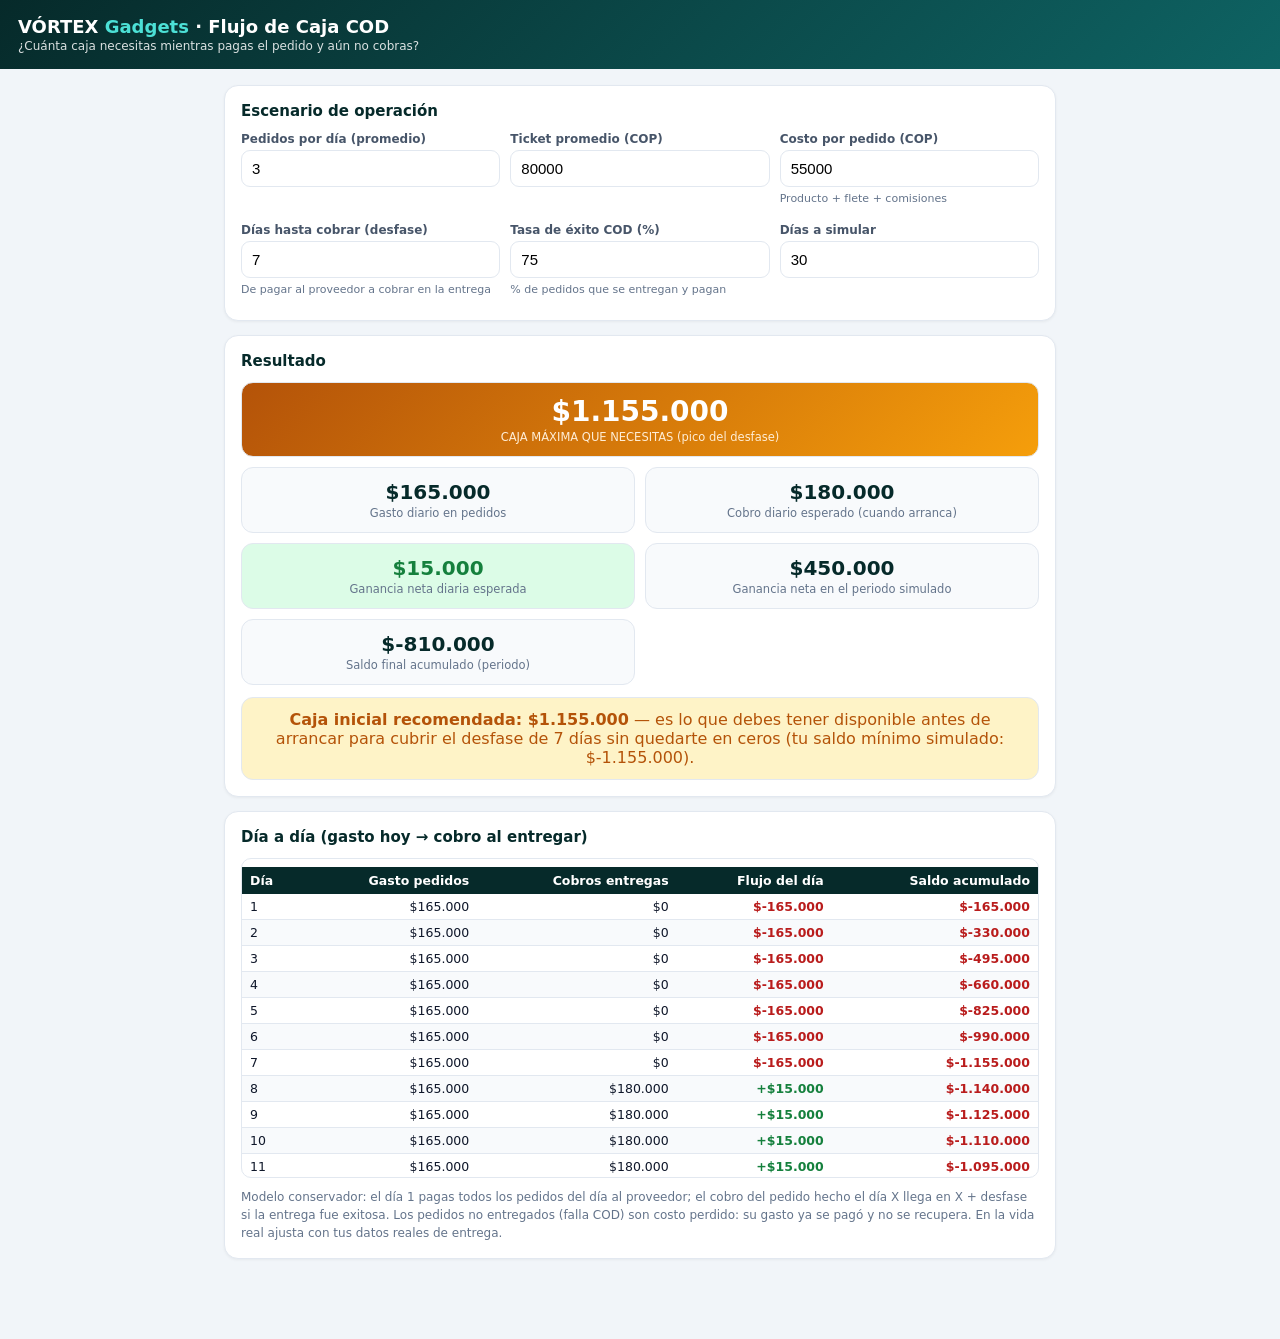
<file: simulador-flujocaja-vortex.html>
<!DOCTYPE html>
<html lang="es">
<head>
<meta charset="UTF-8">
<meta name="viewport" content="width=device-width, initial-scale=1">
<title>Simulador de Flujo de Caja COD · VÓRTEX Gadgets</title>
<style>
  :root{--bg:#f1f5f9;--card:#fff;--ink:#0f172a;--mut:#64748b;--line:#e2e8f0;--teal:#00A6A6;--teal-d:#0b7e7e;--green:#15803d;--green-bg:#dcfce7;--amber:#b45309;--amber-bg:#fef3c7;--red:#b91c1c;--red-bg:#fee2e2}
  *{box-sizing:border-box;margin:0;padding:0}
  body{font-family:"Segoe UI",system-ui,-apple-system,Arial,sans-serif;background:var(--bg);color:var(--ink);padding-bottom:50px}
  .top{background:linear-gradient(135deg,#062a2a,#0b4a4a 55%,#0e6363);color:#fff;padding:16px 18px}
  .top h1{font-size:18px}.top h1 span{color:#4CE0D6}
  .top .sub{font-size:12px;opacity:.85;margin-top:2px}
  .wrap{max-width:860px;margin:0 auto;padding:16px 14px}
  .card{background:var(--card);border:1px solid var(--line);border-radius:14px;padding:16px;margin-bottom:14px;box-shadow:0 1px 3px rgba(0,0,0,.05)}
  .card h2{font-size:15px;color:#062a2a;margin-bottom:12px}
  .grid2{display:grid;grid-template-columns:1fr 1fr;gap:10px}
  .grid3{display:grid;grid-template-columns:1fr 1fr 1fr;gap:10px}
  .f{display:flex;flex-direction:column;gap:4px;margin-bottom:8px}
  .f label{font-size:12px;font-weight:600;color:#475569}
  .f input{border:1px solid var(--line);border-radius:9px;padding:9px 10px;font-size:15px;background:#fff}
  .f input:focus{outline:2px solid rgba(0,166,166,.4);border-color:var(--teal)}
  .hint{font-size:11px;color:var(--mut);margin-top:1px}
  .res{display:grid;grid-template-columns:1fr 1fr;gap:10px}
  .kpi{background:#f8fafc;border:1px solid var(--line);border-radius:12px;padding:12px;text-align:center}
  .kpi .v{font-size:20px;font-weight:800;color:#062a2a}
  .kpi .l{font-size:11.5px;color:var(--mut);margin-top:2px}
  .kpi.big{grid-column:1/-1;background:linear-gradient(135deg,#b45309,#f59e0b)}
  .kpi.big .v{color:#fff;font-size:28px}
  .kpi.big .l{color:#ffedd5}
  .kpi.ok{background:var(--green-bg)}.kpi.ok .v{color:var(--green)}
  .tabla{width:100%;border-collapse:collapse;font-size:12.5px;margin-top:8px}
  .tabla th{background:#062a2a;color:#fff;padding:6px 8px;text-align:right;position:sticky;top:0}
  .tabla th:first-child,.tabla td:first-child{text-align:left}
  .tabla td{padding:5px 8px;border-bottom:1px solid var(--line);text-align:right}
  .tabla tr:nth-child(even){background:#f8fafc}
  .neg{color:var(--red);font-weight:700}
  .pos{color:var(--green);font-weight:700}
  .note{font-size:12px;color:var(--mut);margin-top:10px;line-height:1.5}
  .scroll{max-height:320px;overflow:auto;border:1px solid var(--line);border-radius:10px}
  @media(max-width:560px){.grid2,.grid3,.res{grid-template-columns:1fr}}
</style>
</head>
<body>
<header class="top">
  <h1>VÓRTEX <span>Gadgets</span> · Flujo de Caja COD</h1>
  <div class="sub">¿Cuánta caja necesitas mientras pagas el pedido y aún no cobras?</div>
</header>
<main class="wrap">

  <div class="card">
    <h2>Escenario de operación</h2>
    <div class="grid3">
      <div class="f"><label>Pedidos por día (promedio)</label><input id="c_dia" type="number" min="0" step="0.5" value="3"></div>
      <div class="f"><label>Ticket promedio (COP)</label><input id="c_ticket" type="number" min="0" value="80000"></div>
      <div class="f"><label>Costo por pedido (COP)</label><input id="c_costo" type="number" min="0" value="55000">
        <div class="hint">Producto + flete + comisiones</div>
      </div>
      <div class="f"><label>Días hasta cobrar (desfase)</label><input id="c_desfase" type="number" min="1" max="60" value="7">
        <div class="hint">De pagar al proveedor a cobrar en la entrega</div>
      </div>
      <div class="f"><label>Tasa de éxito COD (%)</label><input id="c_exito" type="number" min="0" max="100" value="75">
        <div class="hint">% de pedidos que se entregan y pagan</div>
      </div>
      <div class="f"><label>Días a simular</label><input id="c_horizonte" type="number" min="3" max="120" value="30"></div>
    </div>
  </div>

  <div class="card">
    <h2>Resultado</h2>
    <div class="res">
      <div class="kpi big"><div class="v" id="r_pico">—</div><div class="l">CAJA MÁXIMA QUE NECESITAS (pico del desfase)</div></div>
      <div class="kpi"><div class="v" id="r_pordia">—</div><div class="l">Gasto diario en pedidos</div></div>
      <div class="kpi"><div class="v" id="r_recupera">—</div><div class="l">Cobro diario esperado (cuando arranca)</div></div>
      <div class="kpi ok"><div class="v" id="r_ganancia">—</div><div class="l">Ganancia neta diaria esperada</div></div>
      <div class="kpi"><div class="v" id="r_mensual">—</div><div class="l">Ganancia neta en el periodo simulado</div></div>
      <div class="kpi"><div class="v" id="r_saldo">—</div><div class="l">Saldo final acumulado (periodo)</div></div>
    </div>
    <div style="margin-top:12px" id="r_juicio"></div>
  </div>

  <div class="card">
    <h2>Día a día (gasto hoy → cobro al entregar)</h2>
    <div class="scroll">
      <table class="tabla" id="tabla">
        <thead><tr><th>Día</th><th>Gasto pedidos</th><th>Cobros entregas</th><th>Flujo del día</th><th>Saldo acumulado</th></tr></thead>
        <tbody id="tbody"></tbody>
      </table>
    </div>
    <div class="note">Modelo conservador: el día 1 pagas todos los pedidos del día al proveedor; el cobro del pedido hecho el día X llega en X + desfase si la entrega fue exitosa. Los pedidos no entregados (falla COD) son costo perdido: su gasto ya se pagó y no se recupera. En la vida real ajusta con tus datos reales de entrega.</div>
  </div>
</main>

<script>
(function(){
  'use strict';
  var LS='vortex_flujo_v1';
  var ids=['c_dia','c_ticket','c_costo','c_desfase','c_exito','c_horizonte'];
  function $(id){return document.getElementById(id);}
  function money(n){return '$'+Math.round(n).toLocaleString('es-CO');}
  function n(id){var v=parseFloat($(id).value);return isNaN(v)?0:v;}
  function guardar(){var o={};ids.forEach(function(i){o[i]=$(i).value;});try{localStorage.setItem(LS,JSON.stringify(o));}catch(e){}}
  function cargar(){try{var o=JSON.parse(localStorage.getItem(LS)||'{}');ids.forEach(function(i){if(o[i]!==undefined)$(i).value=o[i];});}catch(e){}}
  function calc(){
    var pDia=n('c_dia'),ticket=n('c_ticket'),costo=n('c_costo'),desfase=Math.max(1,Math.round(n('c_desfase'))),exito=n('c_exito')/100,hor=Math.max(3,Math.round(n('c_horizonte')));
    var gastoDiario=pDia*costo;
    var cobroDiario=pDia*exito*ticket;
    var ganDiaria=pDia*(exito*ticket-costo); /* pedidos fallidos: costo pagado sin cobro */
    var pico=gastoDiario*desfase;
    $('r_pico').textContent=money(pico);
    $('r_pordia').textContent=money(gastoDiario);
    $('r_recupera').textContent=money(cobroDiario);
    $('r_ganancia').textContent=money(ganDiaria);
    $('r_mensual').textContent=money(ganDiaria*hor);
    /* tabla */
    var saldo=0,rows='',maxNeg=0,minSaldo=0;
    for(var d=1;d<=hor;d++){
      var cobro=(d>desfase)?cobroDiario:0;
      var flujo=cobro-gastoDiario;
      saldo+=flujo;
      if(saldo<minSaldo)minSaldo=saldo;
      var cls=flujo<0?'neg':(flujo>0?'pos':'');
      var clsS=saldo<0?'neg':(saldo>0?'pos':'');
      rows+='<tr><td>'+d+'</td><td>'+money(gastoDiario)+'</td><td>'+money(cobro)+'</td><td class="'+cls+'">'+(flujo>=0?'+':'')+money(flujo)+'</td><td class="'+clsS+'">'+(saldo>=0?'+':'')+money(saldo)+'</td></tr>';
    }
    $('tbody').innerHTML=rows;
    $('r_saldo').textContent=money(saldo);
    var j='';
    var necesario=Math.max(pico,0); /* necesita caja inicial = pico de gasto antes de cobros */
    if(ganDiaria<=0){j='<div class="kpi" style="background:var(--red-bg);color:var(--red);grid-column:1/-1"><b>¡Cuidado!</b> Con esos números pierdes dinero por pedido (el costo supera lo que cobras en promedio). Revisa precio o tasa de éxito.</div>';}
    else{j='<div class="kpi" style="background:var(--amber-bg);color:var(--amber);grid-column:1/-1"><b>Caja inicial recomendada: '+money(Math.ceil(necesario/1000)*1000)+'</b> — es lo que debes tener disponible antes de arrancar para cubrir el desfase de '+desfase+' días sin quedarte en ceros (tu saldo mínimo simulado: '+money(minSaldo)+').</div>';}
    $('r_juicio').innerHTML=j;
    guardar();
  }
  ids.forEach(function(i){$(i).addEventListener('input',calc);});
  cargar();calc();
})();
</script>
</body>
</html>
</file>
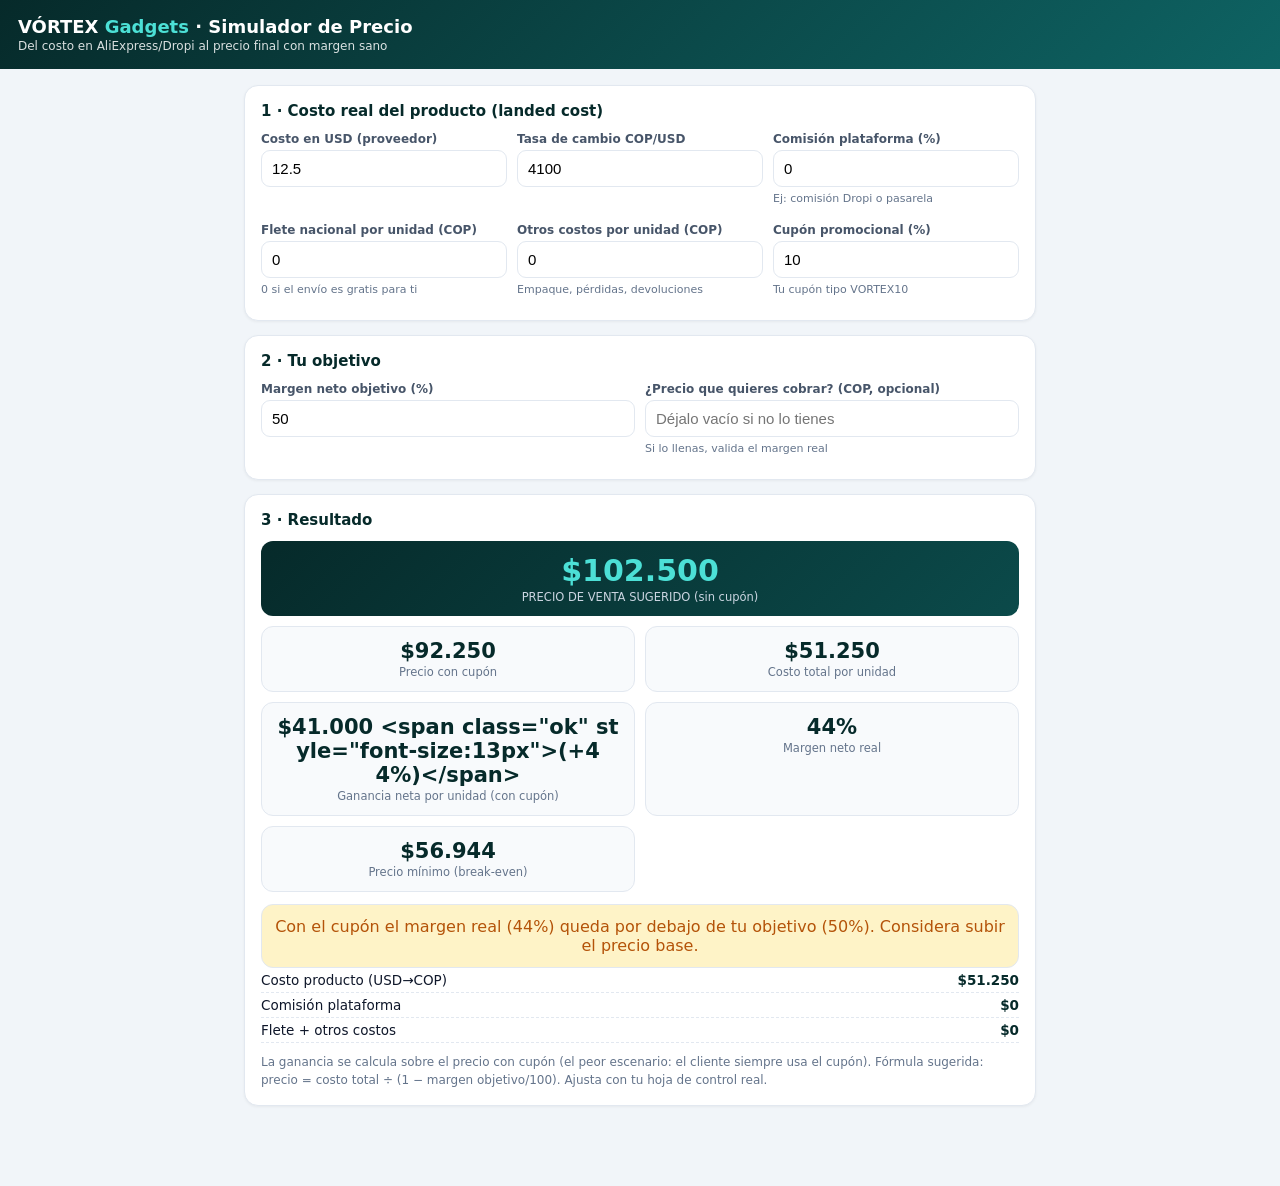
<file: simulador-precio-vortex.html>
<!DOCTYPE html>
<html lang="es">
<head>
<meta charset="UTF-8">
<meta name="viewport" content="width=device-width, initial-scale=1">
<title>Simulador de Precio (landed cost) · VÓRTEX Gadgets</title>
<style>
  :root{--bg:#f1f5f9;--card:#fff;--ink:#0f172a;--mut:#64748b;--line:#e2e8f0;--teal:#00A6A6;--teal-d:#0b7e7e;--green:#15803d;--green-bg:#dcfce7;--amber:#b45309;--amber-bg:#fef3c7;--red:#b91c1c;--red-bg:#fee2e2;--blue:#1d4ed8;--blue-bg:#dbeafe}
  *{box-sizing:border-box;margin:0;padding:0}
  body{font-family:"Segoe UI",system-ui,-apple-system,Arial,sans-serif;background:var(--bg);color:var(--ink);padding-bottom:50px}
  .top{background:linear-gradient(135deg,#062a2a,#0b4a4a 55%,#0e6363);color:#fff;padding:16px 18px}
  .top h1{font-size:18px}.top h1 span{color:#4CE0D6}
  .top .sub{font-size:12px;opacity:.85;margin-top:2px}
  .wrap{max-width:820px;margin:0 auto;padding:16px 14px}
  .card{background:var(--card);border:1px solid var(--line);border-radius:14px;padding:16px;margin-bottom:14px;box-shadow:0 1px 3px rgba(0,0,0,.05)}
  .card h2{font-size:15px;color:#062a2a;margin-bottom:12px}
  .grid2{display:grid;grid-template-columns:1fr 1fr;gap:10px}
  .grid3{display:grid;grid-template-columns:1fr 1fr 1fr;gap:10px}
  .f{display:flex;flex-direction:column;gap:4px;margin-bottom:8px}
  .f label{font-size:12px;font-weight:600;color:var(--slate,#475569)}
  .f input{border:1px solid var(--line);border-radius:9px;padding:9px 10px;font-size:15px;background:#fff}
  .f input:focus{outline:2px solid rgba(0,166,166,.4);border-color:var(--teal)}
  .hint{font-size:11px;color:var(--mut);margin-top:1px}
  .res{display:grid;grid-template-columns:1fr 1fr;gap:10px}
  .kpi{background:#f8fafc;border:1px solid var(--line);border-radius:12px;padding:12px;text-align:center}
  .kpi .v{font-size:21px;font-weight:800;color:#062a2a;word-break:break-all}
  .kpi .l{font-size:11.5px;color:var(--mut);margin-top:2px}
  .kpi.big{grid-column:1/-1;background:linear-gradient(135deg,#062a2a,#0b4a4a);border:0}
  .kpi.big .v{color:#4CE0D6;font-size:30px}
  .kpi.big .l{color:#cbd5e1}
  .ok{color:var(--green)}.bad{color:var(--red)}.warn{color:var(--amber)}
  .note{font-size:12px;color:var(--mut);margin-top:10px;line-height:1.5}
  .fila{display:flex;justify-content:space-between;font-size:13.5px;padding:4px 0;border-bottom:1px dashed var(--line)}
  .fila:last-child{border:0}
  .fila b{color:#062a2a}
  #toast{position:fixed;bottom:16px;left:50%;transform:translateX(-50%) translateY(80px);background:#062a2a;color:#fff;padding:10px 18px;border-radius:999px;font-size:13.5px;transition:.25s;z-index:200;opacity:0;pointer-events:none;max-width:92vw;text-align:center}
  #toast.show{opacity:1;transform:translateX(-50%) translateY(0)}
  @media(max-width:560px){.grid2,.grid3,.res{grid-template-columns:1fr}}
</style>
</head>
<body>
<header class="top">
  <h1>VÓRTEX <span>Gadgets</span> · Simulador de Precio</h1>
  <div class="sub">Del costo en AliExpress/Dropi al precio final con margen sano</div>
</header>
<main class="wrap">

  <div class="card">
    <h2>1 · Costo real del producto (landed cost)</h2>
    <div class="grid3">
      <div class="f"><label>Costo en USD (proveedor)</label><input id="c_usd" type="number" step="0.01" min="0" value="12.5"></div>
      <div class="f"><label>Tasa de cambio COP/USD</label><input id="c_tasa" type="number" min="0" value="4100"></div>
      <div class="f"><label>Comisión plataforma (%)</label><input id="c_com" type="number" step="0.1" min="0" value="0">
        <div class="hint">Ej: comisión Dropi o pasarela</div>
      </div>
      <div class="f"><label>Flete nacional por unidad (COP)</label><input id="c_flete" type="number" min="0" value="0">
        <div class="hint">0 si el envío es gratis para ti</div>
      </div>
      <div class="f"><label>Otros costos por unidad (COP)</label><input id="c_otros" type="number" min="0" value="0">
        <div class="hint">Empaque, pérdidas, devoluciones</div>
      </div>
      <div class="f"><label>Cupón promocional (%)</label><input id="c_cupon" type="number" min="0" max="100" value="10">
        <div class="hint">Tu cupón tipo VORTEX10</div>
      </div>
    </div>
  </div>

  <div class="card">
    <h2>2 · Tu objetivo</h2>
    <div class="grid2">
      <div class="f"><label>Margen neto objetivo (%)</label><input id="c_margen" type="number" min="0" max="90" value="50"></div>
      <div class="f"><label>¿Precio que quieres cobrar? (COP, opcional)</label><input id="c_prueba" type="number" min="0" placeholder="Déjalo vacío si no lo tienes">
        <div class="hint">Si lo llenas, valida el margen real</div>
      </div>
    </div>
  </div>

  <div class="card">
    <h2>3 · Resultado</h2>
    <div class="res">
      <div class="kpi big"><div class="v" id="r_precio">—</div><div class="l">PRECIO DE VENTA SUGERIDO (sin cupón)</div></div>
      <div class="kpi"><div class="v" id="r_cupon">—</div><div class="l">Precio con cupón</div></div>
      <div class="kpi"><div class="v" id="r_costo">—</div><div class="l">Costo total por unidad</div></div>
      <div class="kpi"><div class="v" id="r_gan">—</div><div class="l">Ganancia neta por unidad (con cupón)</div></div>
      <div class="kpi"><div class="v" id="r_margen">—</div><div class="l">Margen neto real</div></div>
      <div class="kpi"><div class="v" id="r_be">—</div><div class="l">Precio mínimo (break-even)</div></div>
    </div>
    <div style="margin-top:12px" id="r_juicio"></div>
    <div class="fila"><span>Costo producto (USD→COP)</span><b id="d1">—</b></div>
    <div class="fila"><span>Comisión plataforma</span><b id="d2">—</b></div>
    <div class="fila"><span>Flete + otros costos</span><b id="d3">—</b></div>
    <div class="note">La ganancia se calcula sobre el precio con cupón (el peor escenario: el cliente siempre usa el cupón). Fórmula sugerida: precio = costo total ÷ (1 − margen objetivo/100). Ajusta con tu hoja de control real.</div>
  </div>
</main>
<div id="toast"></div>

<script>
(function(){
  'use strict';
  var LS='vortex_precio_v1';
  var ids=['c_usd','c_tasa','c_com','c_flete','c_otros','c_cupon','c_margen','c_prueba'];
  function $(id){return document.getElementById(id);}
  function money(n){return '$'+Math.round(n).toLocaleString('es-CO');}
  function toast(m){var t=$('toast');t.textContent=m;t.classList.add('show');clearTimeout(t._h);t._h=setTimeout(function(){t.classList.remove('show');},2000);}
  function n(id){var v=parseFloat($(id).value);return isNaN(v)?0:v;}
  function guardar(){
    var o={};ids.forEach(function(i){o[i]=$(i).value;});
    try{localStorage.setItem(LS,JSON.stringify(o));}catch(e){}
  }
  function cargar(){
    try{
      var o=JSON.parse(localStorage.getItem(LS)||'{}');
      ids.forEach(function(i){if(o[i]!==undefined)$(i).value=o[i];});
    }catch(e){}
  }
  function calc(){
    var usd=n('c_usd'),tasa=n('c_tasa'),comPct=n('c_com'),flete=n('c_flete'),otros=n('c_otros'),cuponPct=n('c_cupon'),margen=n('c_margen');
    var costoProd=usd*tasa;
    var comision=costoProd*comPct/100;
    var costoTotal=costoProd+comision+flete+otros;
    var precio= costoTotal/(1-margen/100);
    var precioCupon=precio*(1-cuponPct/100);
    var ganCupon=precioCupon-costoTotal;
    var margenReal=precioCupon>0?ganCupon/precioCupon*100:0;
    var be=costoTotal; /* break-even = costo (sin cupón aún sería pérdida si cupón; con cupón el BE sube) */
    var beCupon=costoTotal/(1-cuponPct/100);

    $('r_costo').textContent=money(costoTotal);
    $('r_precio').textContent=money(precio);
    $('r_cupon').textContent=money(precioCupon);
    $('r_gan').textContent=money(ganCupon)+' <span class="'+(ganCupon>=0?'ok':'bad')+'" style="font-size:13px">('+(margenReal>=0?'+':'')+Math.round(margenReal)+'%)</span>';
    $('r_margen').textContent=Math.round(margenReal)+'%';
    $('r_be').textContent=money(beCupon);
    $('d1').textContent=money(costoProd);
    $('d2').textContent=money(comision)+(comPct?' ('+comPct+'%)':'');
    $('d3').textContent=money(flete+otros);
    /* juicio */
    var j='';
    if(precioCupon<=costoTotal){j='<div class="kpi" style="background:var(--red-bg);color:var(--red);grid-column:1/-1"><b>¡ALERTA!</b> Con el cupón actual vendes por debajo o igual al costo. Sube el precio o baja el cupón.</div>';}
    else if(margenReal<margen-5){j='<div class="kpi" style="background:var(--amber-bg);color:var(--amber);grid-column:1/-1">Con el cupón el margen real ('+Math.round(margenReal)+'%) queda por debajo de tu objetivo ('+margen+'%). Considera subir el precio base.</div>';}
    else{j='<div class="kpi" style="background:var(--green-bg);color:var(--green);grid-column:1/-1">✓ El precio sugerido cumple tu objetivo incluso con cupón ('+Math.round(margenReal)+'%).</div>';}
    /* validar precio de prueba */
    var prueba=n('c_prueba');
    if(prueba>0){
      var pc=prueba*(1-cuponPct/100);
      var mg=(pc-costoTotal)/pc*100;
      j+='<div class="kpi" style="grid-column:1/-1">Tu precio de prueba '+money(prueba)+' → con cupón '+money(pc)+' → <b class="'+(mg>=30?'ok':(mg>0?'warn':'bad'))+'">margen '+Math.round(mg)+'%</b>'+(mg>=50?' (excelente)':mg>=30?' (aceptable)':mg>0?' (bajo)':' (¡pierdes!)')+'</div>';
    }
    $('r_juicio').innerHTML=j;
    guardar();
  }
  ids.forEach(function(i){$(i).addEventListener('input',calc);});
  cargar();calc();
})();
</script>
</body>
</html>
</file>
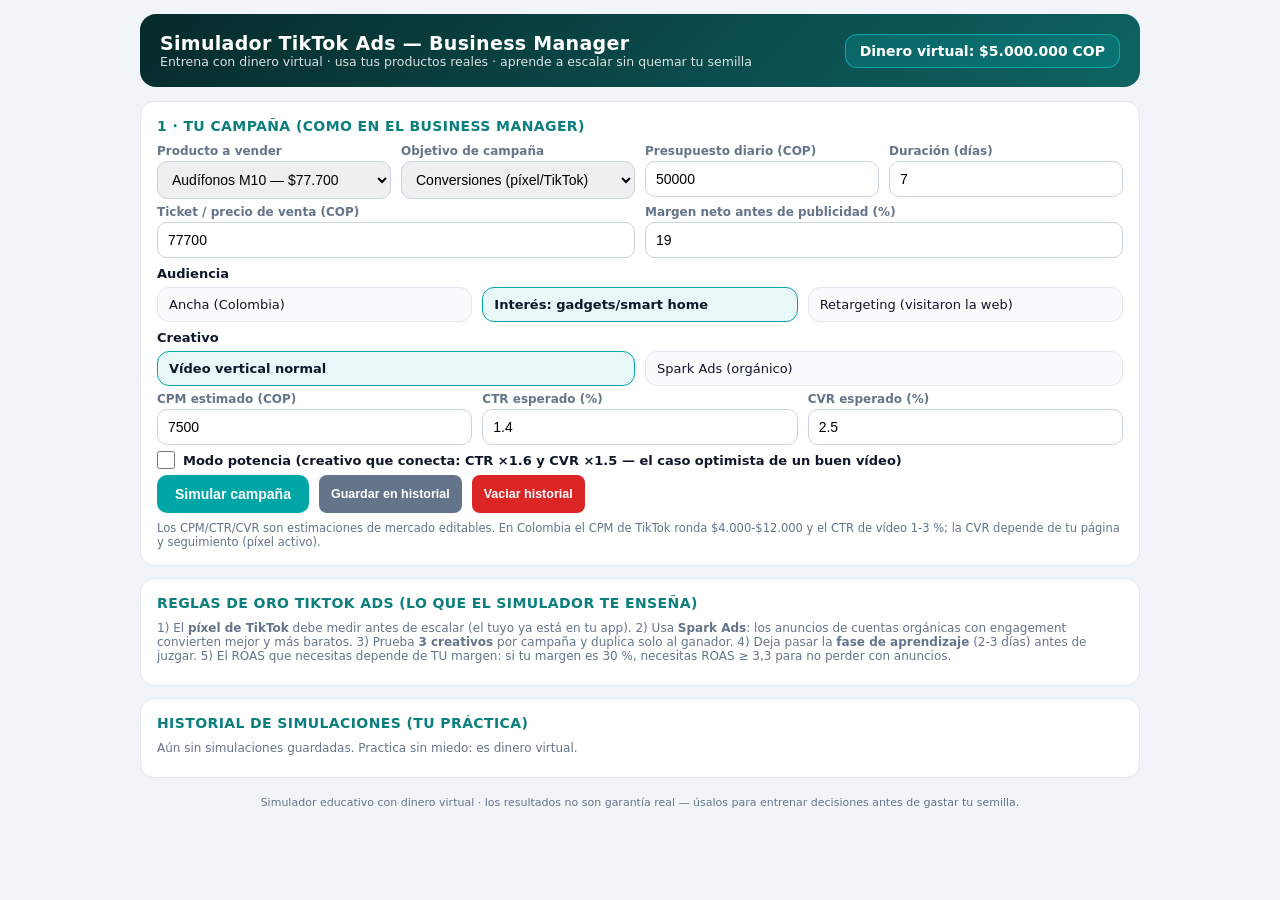
<file: simulador-tiktokads-vortex.html>
<!DOCTYPE html>
<html lang="es">
<head>
<meta charset="UTF-8">
<meta name="viewport" content="width=device-width, initial-scale=1">
<title>Simulador TikTok Ads · VÓRTEX Gadgets</title>
<style>
  :root{--bg:#f1f5f9;--card:#fff;--ink:#0f172a;--mut:#64748b;--line:#e2e8f0;--teal:#00A6A6;--teal-d:#0b7e7e;--green:#15803d;--green-bg:#dcfce7;--red:#b91c1c;--red-bg:#fee2e2;--amber:#b45309;--amber-bg:#fef3c7;--blue:#1d4ed8;--blue-bg:#dbeafe}
  *{box-sizing:border-box;margin:0;padding:0}
  body{font-family:"Segoe UI",system-ui,-apple-system,sans-serif;background:var(--bg);color:var(--ink);padding:14px}
  .wrap{max-width:1000px;margin:0 auto}
  .h{background:linear-gradient(135deg,#062a2a,#0b4a4a 55%,#0e6363);color:#fff;border-radius:16px;padding:18px 20px;display:flex;flex-wrap:wrap;gap:10px;align-items:center;justify-content:space-between}
  .h h1{font-size:19px;letter-spacing:.3px}
  .h .sub{font-size:12.5px;opacity:.85}
  .h .saldo{background:rgba(0,230,230,.14);border:1px solid rgba(0,230,230,.5);padding:8px 14px;border-radius:12px;font-weight:700;font-size:14px}
  .grid{display:grid;gap:12px;margin-top:14px}
  .card{background:var(--card);border:1px solid var(--line);border-radius:14px;padding:16px}
  .card h2{font-size:14px;margin-bottom:10px;color:var(--teal-d);text-transform:uppercase;letter-spacing:.4px}
  .card h3{font-size:13px;margin:8px 0 4px}
  .card p.hint{font-size:12px;color:var(--mut);margin-bottom:6px}
  .row{display:flex;flex-wrap:wrap;gap:10px;margin:6px 0}
  .f{flex:1;min-width:150px}
  .f label{display:block;font-size:12px;font-weight:600;color:var(--mut);margin-bottom:3px}
  .f input,.f select{width:100%;padding:9px 10px;border:1px solid #cbd5e1;border-radius:10px;font-size:14px}
  input[type=range]{width:100%;accent-color:var(--teal)}
  .opt{flex:1;min-width:130px;background:#f8fafc;border:1.5px solid var(--line);border-radius:12px;padding:9px 11px;font-size:13px;cursor:pointer}
  .opt.on{border-color:var(--teal);background:rgba(0,166,166,.09);font-weight:600}
  .btn{background:var(--teal);color:#fff;border:0;border-radius:10px;padding:11px 18px;font-size:14px;font-weight:700;cursor:pointer}
  .btn.green{background:#16a34a}.btn.amber{background:#d97706}.btn.red{background:#dc2626}.btn.gray{background:#64748b}
  .btn.sm{padding:7px 12px;font-size:12.5px;border-radius:8px}
  .btn:hover{opacity:.9}
  .res{display:grid;grid-template-columns:repeat(auto-fit,minmax(130px,1fr));gap:8px;margin-top:10px}
  .kpi{background:#f8fafc;border:1px solid var(--line);border-radius:12px;padding:10px 12px}
  .kpi b{font-size:18px;display:block}
  .kpi span{font-size:11px;color:var(--mut);font-weight:600;text-transform:uppercase;letter-spacing:.3px}
  .kpi.good{background:var(--green-bg);border-color:#86efac}.kpi.bad{background:var(--red-bg);border-color:#fca5a5}.kpi.warn{background:var(--amber-bg);border-color:#fcd34d}
  table{width:100%;border-collapse:collapse;font-size:12.5px;margin-top:8px}
  th,td{padding:6px 8px;border-bottom:1px solid var(--line);text-align:right}
  th{color:var(--mut);font-size:11px;text-transform:uppercase}
  td:first-child,th:first-child{text-align:left}
  .verdict{border-radius:12px;padding:12px 14px;font-size:13.5px;margin-top:10px;font-weight:600}
  .v-ok{background:var(--green-bg);color:#14532d}.v-warn{background:var(--amber-bg);color:#7c2d12}.v-bad{background:var(--red-bg);color:#7f1d1d}
  .nota{font-size:11.5px;color:var(--mut);margin-top:8px}
  .bar{height:10px;background:#e2e8f0;border-radius:6px;overflow:hidden;margin:4px 0}
  .bar i{display:block;height:100%;background:var(--teal)}
  .switch{display:flex;align-items:center;gap:8px;cursor:pointer;font-size:13px;font-weight:600}
  .switch input{width:18px;height:18px;accent-color:var(--teal)}
  .hist{max-height:220px;overflow:auto}
  .hist .hrow{font-size:12px;border-bottom:1px dashed var(--line);padding:5px 2px;display:flex;justify-content:space-between;gap:8px;flex-wrap:wrap}
  footer{font-size:11px;color:var(--mut);text-align:center;margin:18px 0 8px}
</style>
</head>
<body>
<div class="wrap">
  <div class="h">
    <div>
      <h1>Simulador TikTok Ads — Business Manager</h1>
      <div class="sub">Entrena con dinero virtual · usa tus productos reales · aprende a escalar sin quemar tu semilla</div>
    </div>
    <div class="saldo">Dinero virtual: $5.000.000 COP</div>
  </div>

  <div class="grid">
    <!-- Config -->
    <div class="card">
      <h2>1 · Tu campaña (como en el Business Manager)</h2>
      <div class="row">
        <div class="f"><label>Producto a vender</label>
          <select id="prod"></select>
        </div>
        <div class="f"><label>Objetivo de campaña</label>
          <select id="obj"><option>Conversiones (píxel/TikTok)</option><option>Tráfico (clics a WhatsApp)</option><option>Alcance</option></select>
        </div>
        <div class="f"><label>Presupuesto diario (COP)</label>
          <input type="number" id="bud" min="10000" step="5000" value="50000">
        </div>
        <div class="f"><label>Duración (días)</label>
          <input type="number" id="days" min="1" max="30" value="7">
        </div>
      </div>
      <div class="row">
        <div class="f"><label>Ticket / precio de venta (COP)</label><input type="number" id="ticket"></div>
        <div class="f"><label>Margen neto antes de publicidad (%)</label><input type="number" id="marg" min="0" max="90"></div>
      </div>
      <h3>Audiencia</h3>
      <div class="row">
        <div class="opt" data-o="aud" data-v="ancha">Ancha (Colombia)</div>
        <div class="opt on" data-o="aud" data-v="interes">Interés: gadgets/smart home</div>
        <div class="opt" data-o="aud" data-v="retoque">Retargeting (visitaron la web)</div>
      </div>
      <h3>Creativo</h3>
      <div class="row">
        <div class="opt on" data-o="cre" data-v="video">Vídeo vertical normal</div>
        <div class="opt" data-o="cre" data-v="spark">Spark Ads (orgánico)</div>
      </div>
      <div class="row" style="align-items:center">
        <div class="f"><label>CPM estimado (COP)</label><input type="number" id="cpm" value="7500" step="500"></div>
        <div class="f"><label>CTR esperado (%)</label><input type="number" id="ctr" value="1.4" step="0.1"></div>
        <div class="f"><label>CVR esperado (%)</label><input type="number" id="cvr" value="2.5" step="0.1"></div>
      </div>
      <div class="row">
        <label class="switch"><input type="checkbox" id="potencia"> <span><b>Modo potencia</b> (creativo que conecta: CTR ×1.6 y CVR ×1.5 — el caso optimista de un buen vídeo)</span></label>
      </div>
      <div class="row">
        <button class="btn" id="simular">Simular campaña</button>
        <button class="btn gray sm" id="guardar">Guardar en historial</button>
        <button class="btn red sm" id="limpiarH">Vaciar historial</button>
      </div>
      <p class="nota">Los CPM/CTR/CVR son estimaciones de mercado editables. En Colombia el CPM de TikTok ronda $4.000-$12.000 y el CTR de vídeo 1-3 %; la CVR depende de tu página y seguimiento (píxel activo).</p>
    </div>

    <!-- Resultado -->
    <div class="card" id="rescard" style="display:none">
      <h2>2 · Resultado simulado de la campaña</h2>
      <div class="res" id="kpis"></div>
      <table id="tabla"></table>
      <div class="verdict" id="verdict"></div>
      <div id="be"></div>
    </div>

    <!-- Decisiones -->
    <div class="card" id="decCard" style="display:none">
      <h2>3 · Tu decisión (entrena como en el Business Manager)</h2>
      <div class="row">
        <button class="btn green sm" id="escalar">Escalar +20 %</button>
        <button class="btn amber sm" id="mantener">Mantener</button>
        <button class="btn red sm" id="pausar">Pausar</button>
        <button class="btn sm gray" id="cambio">Cambiar creativo y retestear</button>
      </div>
      <div class="verdict" id="decfb"></div>
    </div>

    <!-- Aprendizaje -->
    <div class="card">
      <h2>Reglas de oro TikTok Ads (lo que el simulador te enseña)</h2>
      <p class="hint">1) El <b>píxel de TikTok</b> debe medir antes de escalar (el tuyo ya está en tu app). 2) Usa <b>Spark Ads</b>: los anuncios de cuentas orgánicas con engagement convierten mejor y más baratos. 3) Prueba <b>3 creativos</b> por campaña y duplica solo al ganador. 4) Deja pasar la <b>fase de aprendizaje</b> (2-3 días) antes de juzgar. 5) El ROAS que necesitas depende de TU margen: si tu margen es 30 %, necesitas ROAS ≥ 3,3 para no perder con anuncios.</p>
    </div>

    <!-- Historial -->
    <div class="card">
      <h2>Historial de simulaciones (tu práctica)</h2>
      <div class="hist" id="hist"></div>
    </div>
  </div>
  <footer>Simulador educativo con dinero virtual · los resultados no son garantía real — úsalos para entrenar decisiones antes de gastar tu semilla.</footer>
</div>

<script>
var PRODS=[
  {n:'Audífonos M10', ticket:77700, marg:19},
  {n:'Mini Proyector HY320', ticket:259900, marg:33},
  {n:'Interruptor Inteligente Doble', ticket:89900, marg:28},
  {n:'Escurridor 65 cm', ticket:139900, marg:30},
  {n:'Bombilla Inteligente RGB', ticket:89900, marg:45}
];
var last=null;
function $(id){return document.getElementById(id);}
function money(x){return '$'+Math.round(x).toLocaleString('es-CO');}
function selOpts(){var h='';PRODS.forEach(function(p,i){h+='<option value="'+i+'">'+p.n+' — $'+p.ticket.toLocaleString('es-CO')+'</option>';});$('prod').innerHTML=h;}
function fillProd(){var p=PRODS[+$('prod').value];$('ticket').value=p.ticket;$('marg').value=p.marg;}
function optHandlers(){
  ['aud','cre'].forEach(function(cls){
    document.querySelectorAll('[data-o="'+cls+'"]').forEach(function(el){
      el.onclick=function(){
        document.querySelectorAll('[data-o="'+cls+'"]').forEach(function(x){x.classList.remove('on');});
        el.classList.add('on'); last=null;
      };
    });
  });
}
function calc(){
  var bud=Math.max(10000,parseInt($('bud').value,10)||0),days=Math.max(1,parseInt($('days').value,10)||1);
  var ticket=Math.max(1,parseInt($('ticket').value,10)||1),marg=Math.max(0,parseFloat($('marg').value)||0);
  var cpm=Math.max(1000,parseInt($('cpm').value,10)||7500),ctr=Math.max(.1,parseFloat($('ctr').value)||1.4),cvr=Math.max(.1,parseFloat($('cvr').value)||2.5);
  var aud=document.querySelector('[data-o="aud"].on').dataset.v;
  var cre=document.querySelector('[data-o="cre"].on').dataset.v;
  var potencia=$('potencia').checked;
  if(potencia){ctr*=1.6;cvr*=1.5;}
  var multA=aud==='ancha'?1:aud==='interes'?1.35:2.2;
  var multC=cre==='spark'?1.25:1;
  ctr=Math.min(8,ctr*multA*multC);cvr=Math.min(15,cvr*multA);
  // fase de aprendizaje: días 1-2 ruido (entrega 60-100%)
  var filas=[],tot={imp:0,cl:0,ped:0,inv:0,ing:0};
  for(var d=1;d<=days;d++){
    var entrega=d<=2?(0.65+Math.random()*0.35):(0.9+Math.random()*0.1);
    var inv=bud*entrega;
    var imp=inv/cpm*1000, cl=imp*ctr/100, ped=cl*cvr/100;
    tot.imp+=imp;tot.cl+=cl;tot.ped+=ped;tot.inv+=inv;tot.ing+=ped*ticket;
    filas.push({d:d,inv:inv,imp:imp,cl:cl,ped:ped,ing:ped*ticket});
  }
  var cpa=tot.ped>0?tot.inv/tot.ped:0, roas=tot.ing/tot.inv, be=(marg>0)?(100/marg):99;
  var gan=tot.ing*marg/100-tot.inv;
  return {filas:filas,tot:tot,cpa:cpa,roas:roas,be:be,gan:gan,marg:marg,ticket:ticket,bud:bud,days:days,potencia:potencia,aud:aud,cre:cre};
}
function render(r){
  last=r;
  var t=r.tot;
  $('rescard').style.display='block';$('decCard').style.display='block';
  var k='';
  k+='<div class="kpi"><span>Inversión total</span><b>'+money(t.inv)+'</b></div>';
  k+='<div class="kpi"><span>Impresiones</span><b>'+Math.round(t.imp).toLocaleString('es-CO')+'</b></div>';
  k+='<div class="kpi"><span>Pedidos (aprox.)</span><b>'+t.ped.toFixed(1)+'</b></div>';
  k+='<div class="kpi"><span>Ingresos</span><b>'+money(t.ing)+'</b></div>';
  var okC=r.roas>=r.be? 'good':(r.roas>=r.be*.7?'warn':'bad');
  k+='<div class="kpi '+okC+'"><span>ROAS</span><b>'+r.roas.toFixed(2)+'</b></div>';
  k+='<div class="kpi '+(r.gan>=0?'good':'bad')+'"><span>Ganancia neta</span><b>'+money(r.gan)+'</b></div>';
  k+='<div class="kpi"><span>Costo por pedido</span><b>'+money(r.cpa)+'</b></div>';
  $('kpis').innerHTML=k;
  var tb='<tr><th>Día</th><th>Inversión</th><th>Impresiones</th><th>Clics</th><th>Pedidos</th><th>Ingresos</th></tr>';
  r.filas.forEach(function(f){tb+='<tr><td>'+f.d+'</td><td>'+money(f.inv)+'</td><td>'+Math.round(f.imp).toLocaleString('es-CO')+'</td><td>'+f.cl.toFixed(0)+'</td><td>'+f.ped.toFixed(2)+'</td><td>'+money(f.ing)+'</td></tr>';});
  $('tabla').innerHTML=tb;
  var v=$('verdict');
  if(r.roas>=r.be*1.5){v.className='verdict v-ok';v.innerHTML='🚀 RESULTADO FUERTE: ROAS '+r.roas.toFixed(2)+' (tu punto de equilibrio es '+r.be.toFixed(1)+'). Ganas dinero: +'+money(r.gan)+'. En el Business Manager real: escala +20 % cada 2 días y duplica el creativo ganador.';}
  else if(r.roas>=r.be){v.className='verdict v-warn';v.innerHTML='OK, ganas un poco: +'+money(r.gan)+' (ROAS '+r.roas.toFixed(2)+' vs equilibrio '+r.be.toFixed(1)+'). Optimiza: prueba 2 creativos más o sube tu margen (precio sin cupón). Escala solo si el ROAS mejora.';}
  else{v.className='verdict v-bad';v.innerHTML='ESTÁS PERDIENDO: ROAS '+r.roas.toFixed(2)+' < equilibrio '+r.be.toFixed(1)+' (ganancia '+money(r.gan)+'). No escales. Cambia creativo, oferta o producto con más margen.';}
  $('be').innerHTML='<p class="nota">Tu punto de equilibrio con margen '+r.marg+' %: ROAS ≥ '+r.be.toFixed(1)+' (formula: 100 ÷ margen). '+(r.potencia?'<b>Modo potencia activado</b> (caso optimista con buen creativo).':'Sin modo potencia.')+' Audiencia: '+r.aud+' · Creativo: '+r.cre+'</p>';
  $('decfb').innerHTML='';
}
function guardarH(){
  if(!last){alert('Primero simula una campaña.');return;}
  var h=JSON.parse(localStorage.getItem('ttk_hist')||'[]');
  h.unshift({f:new Date().toLocaleString('es-CO'),prod:PRODS[+$('prod').value].n,inv:last.tot.inv,ing:last.tot.ing,roas:last.roas.toFixed(2),ped:last.tot.ped.toFixed(1),gan:last.gan});
  h=h.slice(0,30);localStorage.setItem('ttk_hist',JSON.stringify(h));pintarH();
}
function pintarH(){
  var h=JSON.parse(localStorage.getItem('ttk_hist')||'[]');
  if(!h.length){$('hist').innerHTML='<p class="hint">Aún sin simulaciones guardadas. Practica sin miedo: es dinero virtual.</p>';return;}
  $('hist').innerHTML=h.map(function(x){return '<div class="hrow"><span>'+x.f+' · '+x.prod+'</span><span>Inv '+money(x.inv)+' · Ing '+money(x.ing)+' · Ped '+x.ped+' · ROAS '+x.roas+' · Gan '+money(x.gan)+'</span></div>';}).join('');
}
$('simular').onclick=function(){render(calc());};
$('guardar').onclick=guardarH;
$('limpiarH').onclick=function(){if(confirm('¿Borrar historial de práctica?')){localStorage.removeItem('ttk_hist');pintarH();}};
$('prod').onchange=fillProd;
$('escalar').onclick=function(){if(!last){alert('Simula primero');return;}var b=parseInt($('bud').value,10);$('bud').value=Math.round(b*1.2/5000)*5000;$('decfb').innerHTML='<div class="verdict v-ok">Escalaste +20 % → nuevo presupuesto '+money(parseInt($('bud').value,10))+'/día. Regla: solo escala si el ROAS de los últimos 3 días ≥ '+last.be.toFixed(1)+' y ya pasó la fase de aprendizaje.</div>';};
$('mantener').onclick=function(){$('decfb').innerHTML='<div class="verdict v-warn">Mantener es correcto mientras recoges datos (mínimo 3-5 días). No toques una campaña que está aprendiendo.</div>';};
$('pausar').onclick=function(){$('decfb').innerHTML='<div class="verdict v-bad">Pausaste. Correcto si el ROAS está bajo el equilibrio o quemaste >30 % del presupuesto sin resultados. Revisa: píxel activo, creativo, oferta y precio antes de relanzar.</div>';};
$('cambio').onclick=function(){$('decfb').innerHTML='<div class="verdict v-warn">Cambiaste el creativo y reiniciaste la prueba con 3 variantes nuevas (recuerda: mismo presupuesto, compara resultados, duplica el ganador).</div>';};
selOpts();fillProd();optHandlers();pintarH();
</script>
</body>
</html>
</file>
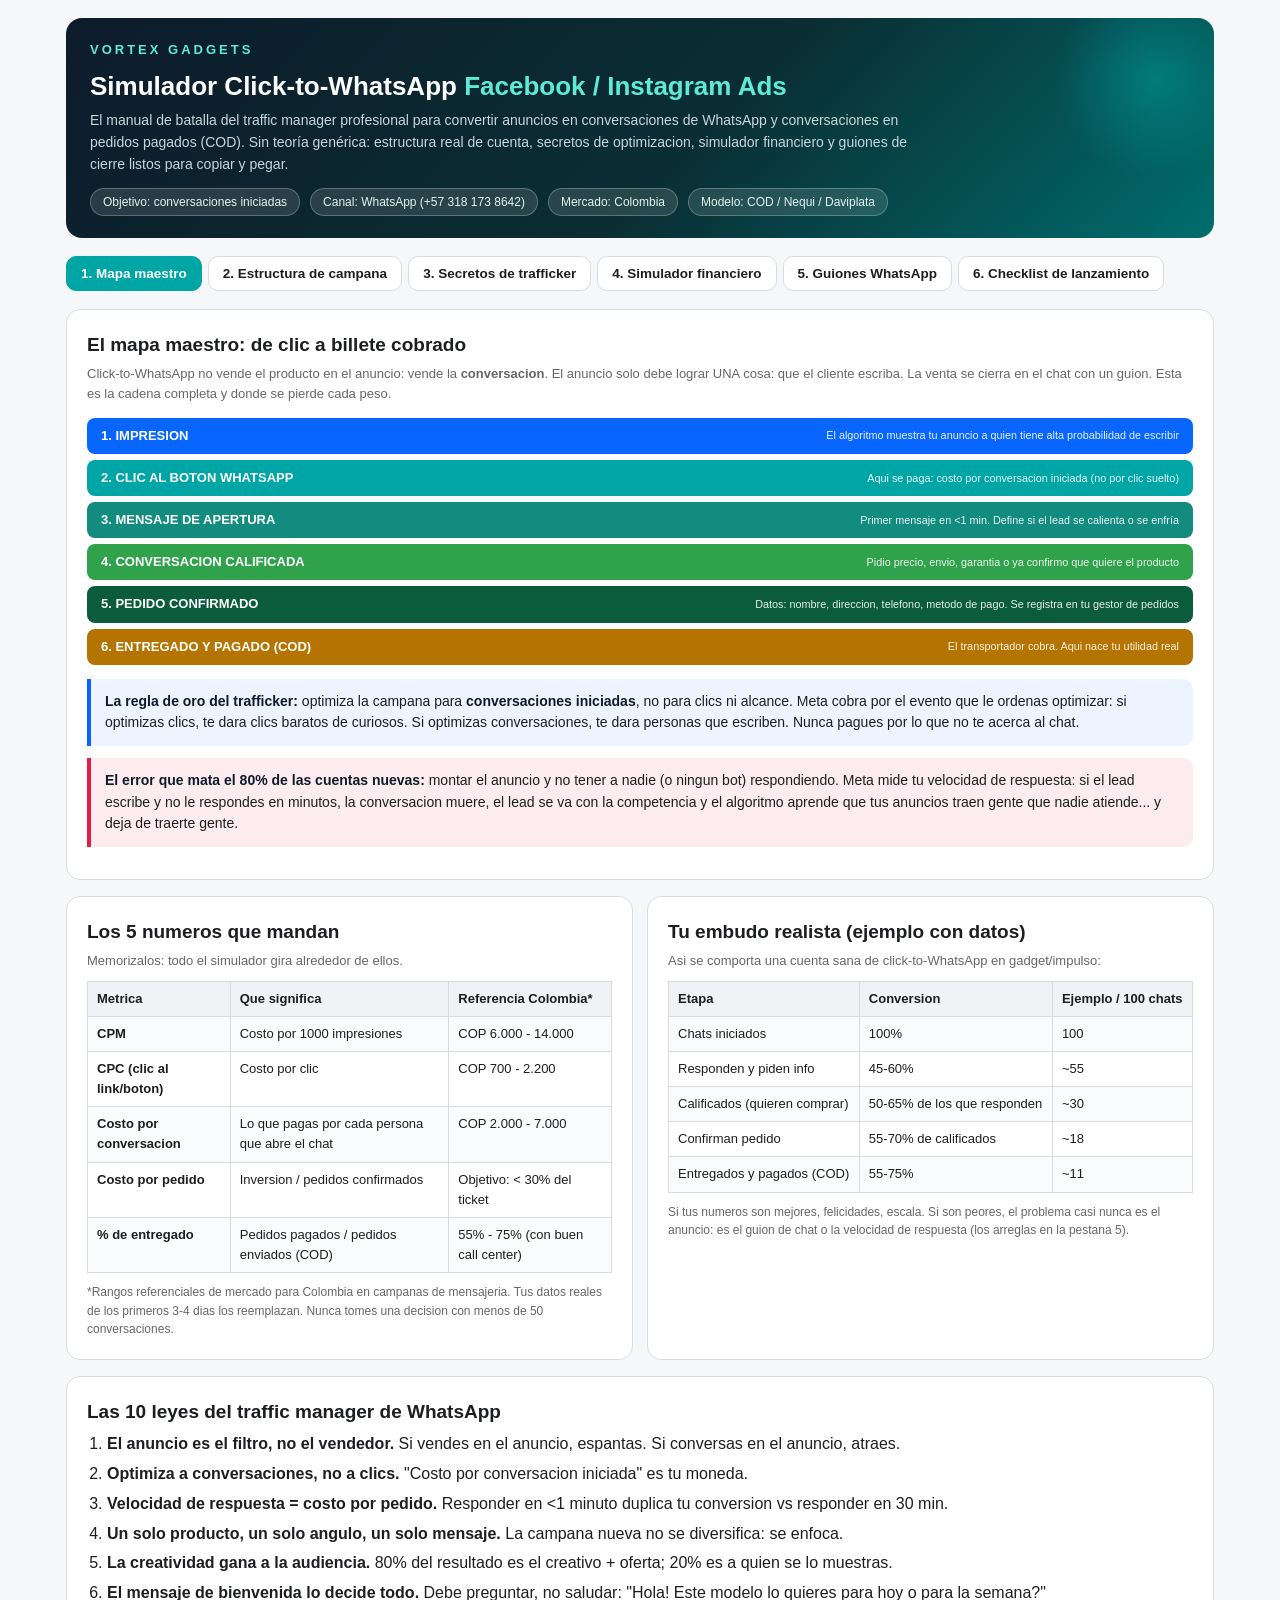
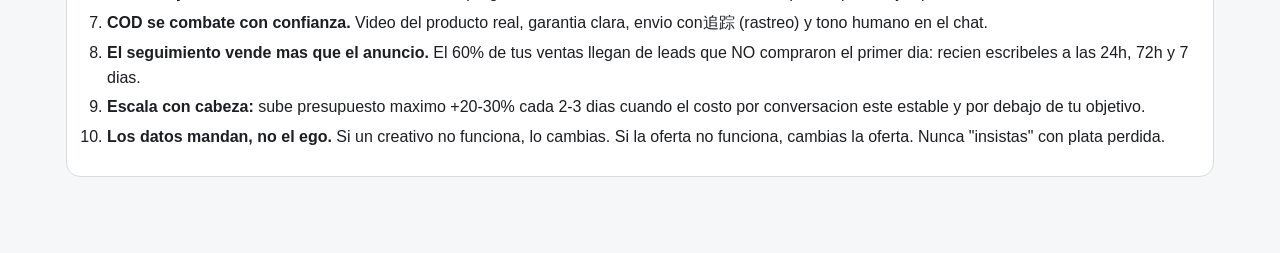
<file: simulador-whatsappads-vortex.html>
<!DOCTYPE html>
<html lang="es">
<head>
<meta charset="UTF-8">
<meta name="viewport" content="width=device-width, initial-scale=1.0">
<title>VORTEX Gadgets - Simulador Click-to-WhatsApp (Facebook/Instagram Ads)</title>
<style>
  :root{
    --bg:#f6f7f9; --card:#fff; --border:#d8dbe0; --text:#1c1e21; --muted:#65676b;
    --blue:#0866ff; --blue-dark:#0a4fd6; --green:#25d366; --green-dark:#128c7e; --green-bg:#e7f6ee;
    --red:#e11d48; --red-bg:#fdecef; --amber:#b57400; --amber-bg:#fff4e0; --teal:#00a6a6; --teal-dark:#007a7a;
  }
  *{box-sizing:border-box; margin:0; padding:0;}
  body{font-family:-apple-system,"Segoe UI",Roboto,Inter,Arial,sans-serif; background:var(--bg); color:var(--text); line-height:1.55;}
  .wrap{max-width:1180px; margin:0 auto; padding:18px 16px 60px;}
  header{background:linear-gradient(135deg,#0d1b2a 0%,#0a2e33 55%,#006d6d 100%); color:#fff; border-radius:16px; padding:22px 24px; margin-bottom:18px; position:relative; overflow:hidden;}
  header::after{content:""; position:absolute; right:-40px; top:-40px; width:200px; height:200px; border-radius:50%; background:radial-gradient(circle,rgba(0,166,166,.45),transparent 70%);}
  header .brand{font-size:13px; letter-spacing:3px; color:#5eead4; font-weight:700; text-transform:uppercase;}
  header h1{font-size:26px; margin:6px 0 4px; font-weight:800;}
  header p{font-size:14px; color:#c8d6dc; max-width:840px;}
  .meta{display:flex; gap:10px; flex-wrap:wrap; margin-top:12px;}
  .chip{background:rgba(255,255,255,.12); border:1px solid rgba(255,255,255,.25); padding:4px 12px; border-radius:999px; font-size:12px; color:#e2f3f0;}
  nav{display:flex; gap:6px; flex-wrap:wrap; margin-bottom:18px;}
  nav button{background:var(--card); border:1px solid var(--border); color:var(--text); padding:9px 14px; border-radius:10px; font-size:13.5px; font-weight:600; cursor:pointer; transition:.15s;}
  nav button:hover{border-color:var(--teal);}
  nav button.act{background:var(--teal); color:#fff; border-color:var(--teal);}
  .tab{display:none;}
  .tab.act{display:block; animation:fade .25s ease;}
  @keyframes fade{from{opacity:0; transform:translateY(4px);} to{opacity:1; transform:none;}}
  .card{background:var(--card); border:1px solid var(--border); border-radius:14px; padding:20px; margin-bottom:16px;}
  .card h2{font-size:19px; margin-bottom:4px; display:flex; align-items:center; gap:8px;}
  .card h3{font-size:15.5px; margin:16px 0 6px; color:#0d1b2a;}
  .card h3:first-of-type{margin-top:8px;}
  .sub{color:var(--muted); font-size:13px; margin-bottom:10px;}
  .grid2{display:grid; grid-template-columns:1fr 1fr; gap:14px;}
  .grid3{display:grid; grid-template-columns:repeat(3,1fr); gap:14px;}
  @media(max-width:860px){.grid2,.grid3{grid-template-columns:1fr;}}
  ul,ol{padding-left:20px; margin:6px 0;}
  li{margin:5px 0;}
  .tag{display:inline-block; padding:2px 10px; border-radius:999px; font-size:11.5px; font-weight:700; margin-right:6px;}
  .t-blue{background:#e7f0ff; color:var(--blue);} .t-green{background:var(--green-bg); color:var(--green-dark);} .t-teal{background:#e0f5f5; color:var(--teal-dark);}
  .t-amber{background:var(--amber-bg); color:var(--amber);} .t-red{background:var(--red-bg); color:var(--red);}
  .callout{border-left:4px solid var(--teal); background:#f0fafa; padding:12px 14px; border-radius:0 10px 10px 0; margin:12px 0; font-size:14px;}
  .callout.red{border-color:var(--red); background:var(--red-bg);}
  .callout.amber{border-color:var(--amber); background:var(--amber-bg);}
  .callout.blue{border-color:var(--blue); background:#eef4ff;}
  .callout.green{border-color:var(--green); background:var(--green-bg);}
  .callout b{color:#0d1b2a;}
  table{width:100%; border-collapse:collapse; font-size:13px; margin:10px 0;}
  th,td{border:1px solid var(--border); padding:7px 9px; text-align:left; vertical-align:top;}
  th{background:#f0f2f5; font-weight:700;}
  tr:nth-child(even) td{background:#fafbfc;}
  .steps{counter-reset:st; list-style:none; padding-left:0;}
  .steps>li{counter-increment:st; position:relative; padding:0 0 14px 42px;}
  .steps>li::before{content:counter(st); position:absolute; left:0; top:0; width:28px; height:28px; border-radius:50%; background:var(--teal); color:#fff; font-weight:800; font-size:14px; display:flex; align-items:center; justify-content:center;}
  .kpi{display:flex; gap:10px; flex-wrap:wrap; margin:8px 0;}
  .kpi .box{flex:1; min-width:130px; background:#f8fafc; border:1px solid var(--border); border-radius:10px; padding:10px 12px; text-align:center;}
  .kpi .box .v{font-size:19px; font-weight:800; color:var(--teal-dark);}
  .kpi .box .l{font-size:11.5px; color:var(--muted); text-transform:uppercase; letter-spacing:.5px; font-weight:700;}
  .funnel{display:flex; flex-direction:column; gap:6px; margin:14px 0;}
  .fstep{border-radius:8px; padding:8px 14px; color:#fff; font-size:13px; font-weight:600; display:flex; justify-content:space-between; align-items:center;}
  .fstep small{font-weight:400; opacity:.9;}
  input[type=range]{width:100%; accent-color:var(--teal);}
  .fld{margin:10px 0;}
  .fld label{font-size:12.5px; font-weight:700; color:#3a3f45; display:flex; justify-content:space-between;}
  .fld output{color:var(--teal-dark); font-weight:800;}
  .res{display:grid; grid-template-columns:repeat(auto-fit,minmax(150px,1fr)); gap:10px; margin-top:14px;}
  .res .box{background:linear-gradient(160deg,#0d1b2a,#006d6d); color:#fff; border-radius:12px; padding:12px 14px; text-align:center;}
  .res .box .v{font-size:20px; font-weight:800; color:#5eead4;}
  .res .box .l{font-size:11px; color:#c8d6dc; text-transform:uppercase; letter-spacing:.6px; font-weight:700; margin-top:2px;}
  .verdict{margin-top:14px; border-radius:12px; padding:14px 16px; font-size:14.5px; font-weight:600;}
  .v-ok{background:var(--green-bg); color:#0a5c3d; border:1px solid #a7e3c1;}
  .v-warn{background:var(--amber-bg); color:#7a4d00; border:1px solid #ecd9a8;}
  .v-bad{background:var(--red-bg); color:#8f1230; border:1px solid #f3c1cd;}
  .msg{background:#f8fafc; border:1px solid var(--border); border-radius:12px; padding:14px 16px; margin:10px 0; font-size:14px;}
  .msg .who{font-size:11px; font-weight:800; text-transform:uppercase; letter-spacing:1px; margin-bottom:4px;}
  .msg .w-you{color:var(--green-dark);} .msg .w-client{color:var(--blue);} .msg .w-tip{color:var(--teal-dark);}
  .msg p{margin:4px 0;}
  .msg .why{font-size:12.5px; color:var(--muted); border-top:1px dashed var(--border); margin-top:8px; padding-top:6px;}
  .script{white-space:pre-wrap; font-size:13.5px; background:#0d1b2a; color:#d6f5ef; border-radius:10px; padding:12px 14px; margin:8px 0;}
  .check{list-style:none; padding-left:0;}
  .check li{padding:7px 0 7px 30px; position:relative; border-bottom:1px solid #eef0f2; font-size:14px;}
  .check li::before{content:"\2610"; position:absolute; left:4px; font-size:18px; color:var(--teal);}
  .small{font-size:12px; color:var(--muted);}
  footer{text-align:center; color:var(--muted); font-size:12px; margin-top:24px;}
  @media print{nav,.no-print{display:none;} .tab{display:block!important;}}
</style>
</head>
<body>
<div class="wrap">
  <header>
    <div class="brand">VORTEX Gadgets</div>
    <h1>Simulador Click-to-WhatsApp <span style="color:#5eead4;">Facebook / Instagram Ads</span></h1>
    <p>El manual de batalla del traffic manager profesional para convertir anuncios en conversaciones de WhatsApp y conversaciones en pedidos pagados (COD). Sin teoría genérica: estructura real de cuenta, secretos de optimizacion, simulador financiero y guiones de cierre listos para copiar y pegar.</p>
    <div class="meta">
      <span class="chip">Objetivo: conversaciones iniciadas</span>
      <span class="chip">Canal: WhatsApp (+57 318 173 8642)</span>
      <span class="chip">Mercado: Colombia</span>
      <span class="chip">Modelo: COD / Nequi / Daviplata</span>
    </div>
  </header>

  <nav id="nav">
    <button data-t="t1" class="act">1. Mapa maestro</button>
    <button data-t="t2">2. Estructura de campana</button>
    <button data-t="t3">3. Secretos de trafficker</button>
    <button data-t="t4">4. Simulador financiero</button>
    <button data-t="t5">5. Guiones WhatsApp</button>
    <button data-t="t6">6. Checklist de lanzamiento</button>
  </nav>

  <!-- ============ TAB 1: MAPA MAESTRO ============ -->
  <section class="tab act" id="t1">
    <div class="card">
      <h2>El mapa maestro: de clic a billete cobrado</h2>
      <p class="sub">Click-to-WhatsApp no vende el producto en el anuncio: vende la <b>conversacion</b>. El anuncio solo debe lograr UNA cosa: que el cliente escriba. La venta se cierra en el chat con un guion. Esta es la cadena completa y donde se pierde cada peso.</p>
      <div class="funnel">
        <div class="fstep" style="background:#0866ff;">1. IMPRESION <small>El algoritmo muestra tu anuncio a quien tiene alta probabilidad de escribir</small></div>
        <div class="fstep" style="background:#00a6a6;">2. CLIC AL BOTON WHATSAPP <small>Aqui se paga: costo por conversacion iniciada (no por clic suelto)</small></div>
        <div class="fstep" style="background:#128c7e;">3. MENSAJE DE APERTURA <small>Primer mensaje en &lt;1 min. Define si el lead se calienta o se enfría</small></div>
        <div class="fstep" style="background:#31a24c;">4. CONVERSACION CALIFICADA <small>Pidio precio, envio, garantia o ya confirmo que quiere el producto</small></div>
        <div class="fstep" style="background:#0a5c3d;">5. PEDIDO CONFIRMADO <small>Datos: nombre, direccion, telefono, metodo de pago. Se registra en tu gestor de pedidos</small></div>
        <div class="fstep" style="background:#b57400;">6. ENTREGADO Y PAGADO (COD) <small>El transportador cobra. Aqui nace tu utilidad real</small></div>
      </div>
      <div class="callout blue"><b>La regla de oro del trafficker:</b> optimiza la campana para <b>conversaciones iniciadas</b>, no para clics ni alcance. Meta cobra por el evento que le ordenas optimizar: si optimizas clics, te dara clics baratos de curiosos. Si optimizas conversaciones, te dara personas que escriben. Nunca pagues por lo que no te acerca al chat.</div>
      <div class="callout red"><b>El error que mata el 80% de las cuentas nuevas:</b> montar el anuncio y no tener a nadie (o ningun bot) respondiendo. Meta mide tu velocidad de respuesta: si el lead escribe y no le respondes en minutos, la conversacion muere, el lead se va con la competencia y el algoritmo aprende que tus anuncios traen gente que nadie atiende... y deja de traerte gente.</div>
    </div>

    <div class="grid2">
      <div class="card">
        <h2>Los 5 numeros que mandan</h2>
        <p class="sub">Memorizalos: todo el simulador gira alrededor de ellos.</p>
        <table>
          <tr><th>Metrica</th><th>Que significa</th><th>Referencia Colombia*</th></tr>
          <tr><td><b>CPM</b></td><td>Costo por 1000 impresiones</td><td>COP 6.000 - 14.000</td></tr>
          <tr><td><b>CPC (clic al link/boton)</b></td><td>Costo por clic</td><td>COP 700 - 2.200</td></tr>
          <tr><td><b>Costo por conversacion</b></td><td>Lo que pagas por cada persona que abre el chat</td><td>COP 2.000 - 7.000</td></tr>
          <tr><td><b>Costo por pedido</b></td><td>Inversion / pedidos confirmados</td><td>Objetivo: &lt; 30% del ticket</td></tr>
          <tr><td><b>% de entregado</b></td><td>Pedidos pagados / pedidos enviados (COD)</td><td>55% - 75% (con buen call center)</td></tr>
        </table>
        <p class="small">*Rangos referenciales de mercado para Colombia en campanas de mensajeria. Tus datos reales de los primeros 3-4 dias los reemplazan. Nunca tomes una decision con menos de 50 conversaciones.</p>
      </div>
      <div class="card">
        <h2>Tu embudo realista (ejemplo con datos)</h2>
        <p class="sub">Asi se comporta una cuenta sana de click-to-WhatsApp en gadget/impulso:</p>
        <table>
          <tr><th>Etapa</th><th>Conversion</th><th>Ejemplo / 100 chats</th></tr>
          <tr><td>Chats iniciados</td><td>100%</td><td>100</td></tr>
          <tr><td>Responden y piden info</td><td>45-60%</td><td>~55</td></tr>
          <tr><td>Calificados (quieren comprar)</td><td>50-65% de los que responden</td><td>~30</td></tr>
          <tr><td>Confirman pedido</td><td>55-70% de calificados</td><td>~18</td></tr>
          <tr><td>Entregados y pagados (COD)</td><td>55-75%</td><td>~11</td></tr>
        </table>
        <p class="small">Si tus numeros son mejores, felicidades, escala. Si son peores, el problema casi nunca es el anuncio: es el guion de chat o la velocidad de respuesta (los arreglas en la pestana 5).</p>
      </div>
    </div>

    <div class="card">
      <h2>Las 10 leyes del traffic manager de WhatsApp</h2>
      <ol>
        <li><b>El anuncio es el filtro, no el vendedor.</b> Si vendes en el anuncio, espantas. Si conversas en el anuncio, atraes.</li>
        <li><b>Optimiza a conversaciones, no a clics.</b> "Costo por conversacion iniciada" es tu moneda.</li>
        <li><b>Velocidad de respuesta = costo por pedido.</b> Responder en &lt;1 minuto duplica tu conversion vs responder en 30 min.</li>
        <li><b>Un solo producto, un solo angulo, un solo mensaje.</b> La campana nueva no se diversifica: se enfoca.</li>
        <li><b>La creatividad gana a la audiencia.</b> 80% del resultado es el creativo + oferta; 20% es a quien se lo muestras.</li>
        <li><b>El mensaje de bienvenida lo decide todo.</b> Debe preguntar, no saludar: "Hola! Este modelo lo quieres para hoy o para la semana?"</li>
        <li><b>COD se combate con confianza.</b> Video del producto real, garantia clara, envio con追踪 (rastreo) y tono humano en el chat.</li>
        <li><b>El seguimiento vende mas que el anuncio.</b> El 60% de tus ventas llegan de leads que NO compraron el primer dia: recien escribeles a las 24h, 72h y 7 dias.</li>
        <li><b>Escala con cabeza:</b> sube presupuesto maximo +20-30% cada 2-3 dias cuando el costo por conversacion este estable y por debajo de tu objetivo.</li>
        <li><b>Los datos mandan, no el ego.</b> Si un creativo no funciona, lo cambias. Si la oferta no funciona, cambias la oferta. Nunca "insistas" con plata perdida.</li>
      </ol>
    </div>
  </section>

  <!-- ============ TAB 2: ESTRUCTURA ============ -->
  <section class="tab" id="t2">
    <div class="card">
      <h2>Paso a paso: montar la campana en Meta Ads Manager</h2>
      <p class="sub">Esta es la configuracion exacta que usa un trafficker para click-to-WhatsApp. Sigue el orden, no saltes pasos.</p>
      <ol class="steps">
        <li><b>Objetivo de campana:</b> elige <span class="tag t-blue">Mensajes / Interaccion</span> (Messages). En Ads Manager actualizado: <i>Crear campana → objetivo "Mensajes"</i> (si tu cuenta no lo muestra, usa "Interaccion" → tipo de resultado "Mensajes"). El destino de mensajeria debe ser <b>WhatsApp</b>.</li>
        <li><b>Nombre con codigo interno:</b> <span class="script" style="font-size:12px;">VORTEX_WA_PROSP_VIDEOA_HY320_40K</span> Asi sabes que es: marca_canal_funcion_creativo_producto_presupuesto. Nunca "Campana 1".</li>
        <li><b>Conjunto de anuncios - conversion:</b> deja <b>"Conversaciones iniciadas"</b> como optimizacion de entrega (si aparece "Respuestas", esa es la alternativa para cuentas con bot). Paga por conversacion iniciada.</li>
        <li><b>Presupuesto:</b> empieza con presupuesto diario fijo (ABO) de <b>COP 30.000 - 50.000</b> por conjunto. Sin semilla no hay aprendizaje: necesitas minimo 50 conversaciones para que el algoritmo entienda a tu cliente.</li>
        <li><b>Audiencia:</b> <b>amplia (sin segmentar)</b> o 1-2 intereses anchos (ej: "tecnologia", "gadgets"). Edad 22-55. Todo Colombia si tu envio es nacional. Deja que el algoritmo explore: el interes fino se lo ensenas tu con los datos, no con suposiciones.</li>
        <li><b>Ubicaciones:</b> empieza <b>solo WhatsApp</b> en Facebook e Instagram (desmarca Messenger). Quieres datos limpios de un solo canal. Mas adelante pruebas Messenger si el costo baja.</li>
        <li><b>El anuncio:</b> formato <b>video vertical 9:16</b> (Reels/Stories) o imagen. Boton de llamada a la accion: <b>"Enviar mensaje de WhatsApp"</b>. En el texto del anuncio NUNCA pidas "clic al link": pide <i>"Escribenos 'INFO' y te pasamos precio con envio gratis"</i>.</li>
        <li><b>Sin pagina intermedia:</b> el clic abre el chat directo con <b>wa.me/573181738642</b> (tu numero). El mensaje prellenado del anuncio debe ser la oferta: <i>"Hola! Vi el anuncio de [producto]. Me interesa, quiero precio con envio"</i>.</li>
        <li><b>Eventos:</b> ten el <b>Pixel de Meta + API de Conversion (CAPI)</b> instalados en la tienda. Aunque optimices a mensajeria, el pixel alimenta al algoritmo con senales de compra y te permite hacer retargeting despues.</li>
        <li><b>Publica y NO TOQUES nada en 72h.</b> El aprendizaje necesita datos. Cambiar creativos o presupuesto cada dia reinicia el aprendizaje y quema tu semilla.</li>
      </ol>
      <div class="callout green"><b>La regla del presupuesto minimo:</b> Meta necesita ~50 eventos de optimizacion por semana para aprender bien. Si tu costo por conversacion ronda COP 4.000, necesitas ~COP 200.000/semana (COP 30.000/dia) solo para alimentar el aprendizaje. Por eso la semilla de 100-150K alcanza para UN producto bien ejecutado, no para tres campañas a la vez.</div>
    </div>

    <div class="card">
      <h2>Arquitectura de cuenta profesional (3 campanas)</h2>
      <p class="sub">Asi estructura un traffic manager una cuenta que vende por WhatsApp de forma sostenida. No montes las 3 el dia 1: monta la 1, valida, y agrega las demas.</p>
      <table>
        <tr><th>#</th><th>Campana</th><th>Objetivo</th><th>Audiencia</th><th>Cuando activarla</th></tr>
        <tr><td>1</td><td><b>PROSPECCION</b> (fria)</td><td>Conversaciones iniciadas</td><td>Amplia / intereses anchos, 22-55, nacional</td><td>Dia 1. Es tu motor de leads nuevos.</td></tr>
        <tr><td>2</td><td><b>REACTIVACION</b> (tibia)</td><td>Conversaciones iniciadas</td><td>Personas que iniciaron chat y no compraron (lista de WhatsApp/audiencia de 180 dias)</td><td>Semana 2, cuando tengas +100 chats.</td></tr>
        <tr><td>3</td><td><b>CLIENTES</b> (caliente)</td><td>Ventas / Trafico a catalogo</td><td>Clientes que ya compraron (lista + pixel)</td><td>Semana 3-4: ventas repetidas, lanzamientos, ofertas.</td></tr>
      </table>
      <div class="callout"><b>Por que la campana 2 es la joya oculta:</b> el 60-70% de tus conversaciones no compran el primer dia, pero el trafico que ya abrio tu chat es 5-10x mas barato de reactivar que conseguir uno nuevo. Una lista de WhatsApp crecida organicamente (clientes + interesados) vale mas que cualquier audiencia pagada.</div>
    </div>

    <div class="card">
      <h2>Plan de semilla: 100.000 - 150.000 COP</h2>
      <p class="sub">Con semilla corta no se escala: se <b>valida</b>. El objetivo de esta primera fase NO es vender mucho: es descubrir tu creativo ganador y tu costo real por conversacion y por pedido.</p>
      <table>
        <tr><th>Fase</th><th>Inversion</th><th>Que haces</th><th>Que decides</th></tr>
        <tr><td><b>Dias 1-3: Test de creativos</b></td><td>3 creativos x COP 15.000/dia = 45.000/dia x 3 = 135.000</td><td>3 videos/imagenes distintos (mismo producto, mismo angulo de oferta) en un solo conjunto amplio. No toques nada.</td><td>Ganador = el de menor costo por conversacion con +10 chats. Mata los otros 2.</td></tr>
        <tr><td><b>Dias 4-7: Consolidacion</b></td><td>COP 30.000-40.000/dia solo al creativo ganador</td><td>Deja solo el ganador. Observa costo por conversacion y % que pide comprar.</td><td>Si costo por pedido &lt; 30% del ticket y entregado &gt; 55%: listo para reinvertir. Si no: ajusta guion u oferta ANTES de meter mas plata.</td></tr>
        <tr><td><b>Semana 2+: Escalado</b></td><td>Sube +20-30% cada 2-3 dias</td><td>Escala el ganador; activa campana de reactivacion con la lista de chats que no compraron.</td><td>Cuando el costo por conversacion suba +30%, congela presupuesto y refresca creativo (nuevo video, misma formula).</td></tr>
      </table>
      <div class="callout red"><b>Error fatal con semilla corta:</b> dividir 150K en 5 productos x 30K. Ningun producto recibe los 50 eventos minimos, el algoritmo no aprende, todo se ve "malo", y concluyes que "los ads no funcionan". Un solo producto, bien ejecutado, con guion de cierre probado: esa es la jugada.</div>
    </div>
  </section>

  <!-- ============ TAB 3: SECRETOS ============ -->
  <section class="tab" id="t3">
    <div class="card">
      <h2>Secretos de trafficker: el creativo que hace escribir</h2>
      <p class="sub">El 80% del exito de click-to-WhatsApp esta en el creativo. Esto es lo que los traffickers que venden todos los dias hacen (y lo que la mayoria ignora):</p>
      <div class="grid2">
        <div>
          <h3>Formato ganador: el "chat fingido"</h3>
          <p>El creativo #1 para WhatsApp no es un anuncio de producto: es una <b>captura de conversacion</b> (real o simulada) donde alguien pregunta y le responden con precio y "envio gratis". El cerebro del espectador piensa: <i>"eso es lo que yo haria"</i> y replica la accion.</p>
          <ul>
            <li>Pantalla de WhatsApp con 2-3 mensajes: pregunta del cliente + respuesta con precio + "te lo envio hoy".</li>
            <li>Resalta el <b>boton verde "Enviar mensaje"</b> de la captura con una flecha animada.</li>
            <li>Acompanalo con el producto real abajo (foto/video en mano).</li>
            <li>Subtitulo corto: <i>"Precio + envio gratis por WhatsApp"</i>.</li>
          </ul>
          <h3>El gancho de los primeros 1.5 segundos</h3>
          <ul>
            <li>Si es video: el primer frame debe tener TEXTO grande que detenga el scroll: "PARA DE BUSCAR: este existe" o "Lo que Amazon no te cuenta".</li>
            <li>Muestra el producto en USO (mano, mesa, habitacion) en los primeros 2s. Nunca logo ni intro de marca al inicio.</li>
            <li>Nadie lee: el 85% ve sin sonido: subtitulos SIEMPRE.</li>
          </ul>
        </div>
        <div>
          <h3>La formula del texto (primary text)</h3>
          <p>Patron que convierte (copialo y adaptalo):</p>
          <div class="msg"><div class="who w-you">ESTRUCTURA DEL ANUNCIO</div>
            <p><b>Linea 1 - Dolor/beneficio:</b> "Cansado de [problema]?"</p>
            <p><b>Linea 2 - Solucion:</b> "[Producto] lo resuelve en segundos."</p>
            <p><b>Linea 3 - Oferta:</b> "HOY: envio gratis + paga contra entrega."</p>
            <p><b>Linea 4 - CTA conversacional:</b> "Escribenos 'INFO' y te enviamos precio y video real."</p>
            <div class="why">La CTA conversacional ("escribeme INFO") funciona mejor que "compra aqui" porque el prospecto hace una micro-accion de bajo compromiso que activa el chat.</div>
          </div>
          <h3>Regla de 3 creativos (prueba A/B/C)</h3>
          <ul>
            <li><b>A:</b> Video UGC (persona usando el producto, estilo celular).</li>
            <li><b>B:</b> Chat fingido / captura de conversacion.</li>
            <li><b>C:</b> Foto producto + texto de oferta directa.</li>
          </ul>
          <p>Mismo producto, mismo precio, misma oferta. El que de el menor costo por conversacion gana. Despues haces 3 variaciones del ganador (angulo distinto: precio, urgencia, prueba social).</p>
        </div>
      </div>
    </div>

    <div class="card">
      <h2>Secretos de trafficker: oferta y mensajeria</h2>
      <div class="grid2">
        <div>
          <h3>La oferta que hace escribir HOY (no manana)</h3>
          <ul>
            <li><b>Envio gratis HOY</b> (el estandar de tu marca: simplifica la mente del comprador).</li>
            <li><b>Paga contra entrega</b>: elimina el riesgo de estafa percibido (revisa el producto antes de pagar).</li>
            <li><b>Garantia humana:</b> "Si no es lo que esperabas, lo devuelves y listo" (genera confianza, sube el % de entregado).</li>
            <li><b>Escasez real o percibida:</b> "Quedan 4 unidades del lote de esta semana" (solo si es cierto o lo controlas tu).</li>
            <li><b>Bonus de cierre:</b> un segundo producto pequeno gratis o descuento por pedido de 2 unidades (sube ticket).</li>
          </ul>
        </div>
        <div>
          <h3>La maquina de respuesta: velocidad + automatizacion</h3>
          <ul>
            <li><b>Meta premia la velocidad:</b> tu tiempo de respuesta aparece en la pagina y afecta la entrega. Responde en &lt; 1 minuto en horario de campana.</li>
            <li><b>Horario de anuncios:</b> activa los anuncios SOLO en tus horas de atencion real (ej: Lun-Sab 8am-9pm). Un lead que escribe a las 2am y no recibe respuesta hasta las 8am se enfrio (o se fue a otro).</li>
            <li><b>Automatiza el primer mensaje</b> con ManyChat/Chatfuel/respond.io o el mensaje de bienvenida de WhatsApp Business. El bot responde al instante, pregunta el interes y TE AVISA a ti para continuar.</li>
            <li><b>Respuesta inmediata manual:</b> si estas solo, activa notificaciones de WhatsApp en el PC y responde con plantillas (pestana 5) copiadas, no escribiendo cada vez.</li>
            <li><b>WhatsApp Business bien configurado:</b> nombre = VORTEX Gadgets, logo, descripcion con lo que vendes, catalogo de productos cargado, etiquetas para leads, respuesta rapida y mensaje de ausencia con horario.</li>
          </ul>
        </div>
      </div>
      <div class="callout green"><b>El secreto del bot de bienvenida:</b> el bot NO vende. Su unica mision es responder en 0 segundos, calificar ("lo quieres para ciudad X?"), y pasar el lead caliente a tu celular con un aviso. La venta la haces TU en conversacion humana. Asi combinas velocidad de maquina con conversion humana.</div>
    </div>

    <div class="card">
      <h2>Secretos de trafficker: optimizacion y escalado</h2>
      <div class="grid2">
        <div>
          <h3>Que mirar cada manana (5 minutos)</h3>
          <table>
            <tr><th>Metrica</th><th>Accion</th></tr>
            <tr><td>Costo por conversacion</td><td>Si sube +30% en 2 dias: refresca creativo o congela presupuesto.</td></tr>
            <tr><td>% que pide info vs chatea</td><td>Si muchos escriben pero no preguntan por producto: el anuncio prometio algo que el chat no entrega. Revisa el guion.</td></tr>
            <tr><td>% calificados -> pedido</td><td>Si piden precio y se van: objeción de precio o de confianza. Aplica guiones de objecion (pestana 5).</td></tr>
            <tr><td>Frecuencia</td><td>Si pasa de 2.5-3 en el conjunto, el publico se satura: refresca creativo o amplia audiencia.</td></tr>
          </table>
          <h3>Escalado disciplinado</h3>
          <ul>
            <li>Sube +20-30% cada 2-3 dias (nunca duplicar de golpe: el algoritmo se desestabiliza y el costo explota).</li>
            <li>Escala el CONJUNTO ganador, no crees copias (las copias reinician aprendizaje).</li>
            <li>Cuando el costo por conversacion suba y la frecuencia pase de 3: nuevo creativo con la misma formula ganadora.</li>
          </ul>
        </div>
        <div>
          <h3>Errores que queman presupuesto</h3>
          <ul>
            <li>Optimizar a "clics" o "alcance" en campana de mensajes.</li>
            <li>Pausar una campana a las 24h "porque no vendio": con menos de 50 conversaciones no hay dato valido.</li>
            <li>Cambiar creativo, texto y audiencia TODO a la vez: nunca sabras que funciono.</li>
            <li>No tener quien responda el chat (el asesino #1).</li>
            <li>Mezclar productos en un mismo conjunto: el algoritmo no sabe a quien mostrar que.</li>
            <li>Mandar al lead a la tienda "para que vea" en vez de cerrar en el chat: cada salto de pagina enfría.</li>
            <li>No registrar los pedidos: sin datos de entregado real no puedes calcular tu costo por pedido real (tu gestor de pedidos COD es tu fuente de verdad).</li>
          </ul>
        </div>
      </div>
    </div>
  </section>

  <!-- ============ TAB 4: SIMULADOR ============ -->
  <section class="tab" id="t4">
    <div class="card">
      <h2>Simulador financiero de campana WhatsApp</h2>
      <p class="sub">Mueve los controles con tus datos reales o con las referencias y mira si la campana da plata. Todo en COP. El simulador calcula: alcance, conversaciones, pedidos, inversion, costo por pedido, utilidad y ROAS.</p>
      <div class="grid2">
        <div>
          <div class="fld"><label>Presupuesto diario <output id="o_bud">COP 40.000</output></label><input type="range" id="i_bud" min="10000" max="300000" step="5000" value="40000"></div>
          <div class="fld"><label>Dias de campana <output id="o_days">5</output></label><input type="range" id="i_days" min="1" max="21" step="1" value="5"></div>
          <div class="fld"><label>CPM (costo x 1000 impresiones) <output id="o_cpm">COP 10.000</output></label><input type="range" id="i_cpm" min="3000" max="25000" step="500" value="10000"></div>
          <div class="fld"><label>CTR a boton WhatsApp <output id="o_ctr">2.5%</output></label><input type="range" id="i_ctr" min="0.5" max="8" step="0.1" value="2.5"></div>
          <div class="fld"><label>Costo por conversacion iniciada <output id="o_cpc">COP 4.500</output></label><input type="range" id="i_cpc" min="1000" max="15000" step="100" value="4500"></div>
          <div class="fld"><label>% chats que piden info (calificados) <output id="o_cal">55%</output></label><input type="range" id="i_cal" min="20" max="90" step="5" value="55"></div>
          <div class="fld"><label>% calificados que confirman pedido <output id="o_ped">60%</output></label><input type="range" id="i_ped" min="20" max="90" step="5" value="60"></div>
          <div class="fld"><label>% pedidos entregados y pagados (COD) <output id="o_ent">65%</output></label><input type="range" id="i_ent" min="30" max="90" step="5" value="65"></div>
        </div>
        <div>
          <div class="fld"><label>Ticket promedio (precio de venta) <output id="o_ticket">COP 129.900</output></label><input type="range" id="i_ticket" min="30000" max="400000" step="1000" value="129900"></div>
          <div class="fld"><label>Margen bruto sobre el precio (despues de producto+envio) <output id="o_marg">45%</output></label><input type="range" id="i_marg" min="10" max="75" step="5" value="45"></div>
          <div class="fld"><label>Costo del producto + envio (para calculo fino, opcional) <output id="o_cprod">COP 71.000</output></label><input type="range" id="i_cprod" min="10000" max="250000" step="1000" value="71000"></div>
          <div class="fld"><label>Precio de venta sugerido si usas costo real (auto) <output id="o_precio_auto">-</output></label><input type="range" id="i_markup" min="1.5" max="4" step="0.1" value="2.2" disabled></div>
          <div class="callout" style="margin-top:8px;"><b>Como leer:</b> el costo por conversacion real lo ves en Ads Manager (columna "costo por conversacion iniciada"). El % de entregado lo ves en tu gestor de pedidos COD (entregados/enviados). Con esos 2 numeros reales este simulador te dice tu verdad.</div>
          <div class="callout amber"><b>Regla de oro:</b> tu costo por pedido (inversion total / pedidos confirmados) debe ser menor al 30% del ticket para que el negocio respire. Si pasa del 40%, el margen se lo come la publicidad y solo trabajas para Meta.</div>
        </div>
      </div>
      <h3>Resultados</h3>
      <div class="res" id="res">
        <div class="box"><div class="v" id="r_inv">-</div><div class="l">Inversion total</div></div>
        <div class="box"><div class="v" id="r_imp">-</div><div class="l">Impresiones</div></div>
        <div class="box"><div class="v" id="r_clic">-</div><div class="l">Clics al boton</div></div>
        <div class="box"><div class="v" id="r_chat">-</div><div class="l">Chats iniciados</div></div>
        <div class="box"><div class="v" id="r_cal2">-</div><div class="l">Calificados</div></div>
        <div class="box"><div class="v" id="r_ped2">-</div><div class="l">Pedidos confirmados</div></div>
        <div class="box"><div class="v" id="r_pag">-</div><div class="l">Pagados (entregados)</div></div>
        <div class="box"><div class="v" id="r_ing">-</div><div class="l">Ingresos</div></div>
        <div class="box"><div class="v" id="r_cpp">-</div><div class="l">Costo por pedido</div></div>
        <div class="box"><div class="v" id="r_util">-</div><div class="l">Utilidad bruta ads</div></div>
        <div class="box"><div class="v" id="r_roas">-</div><div class="l">ROAS</div></div>
      </div>
      <div class="verdict" id="verdict">-</div>
    </div>
  </section>

  <!-- ============ TAB 5: GUIONES ============ -->
  <section class="tab" id="t5">
    <div class="card">
      <h2>Guiones de WhatsApp: de "hola" a pedido confirmado</h2>
      <p class="sub">Copia, pega y adapta. Cada guion tiene el porque (el driver psicologico que lo activa). Tu numero: wa.me/573181738642. Registra cada lead en tu gestor de leads y cada pedido en tu gestor de pedidos COD.</p>
      <div class="msg"><div class="who w-you">MENSAJE DE APERTURA (responde en &lt;1 min)</div>
        <p>Hola [nombre]! Bienvenido a VORTEX Gadgets. El [producto] que viste en el anuncio esta disponible con ENVIO GRATIS a toda Colombia y PAGO CONTRA ENTREGA (lo pagas cuando lo recibes y lo revisas).</p>
        <p>Para confirmarte precio y disponibilidad de hoy: para que ciudad lo necesitas?</p>
        <div class="why">Driver: seguridad (COD) + reciprocidad (te doy envio gratis) + pregunta concreta que exige respuesta. Nunca preguntes "en que te puedo ayudar": te responden "nada, gracias".</div>
      </div>
      <div class="msg"><div class="who w-client">OBJECION: "esta muy caro"</div>
        <p>Te entiendo. Comparamos: en tiendas fisicas este [producto] esta en [precio mayor] y sin envio. Aca estas pagando [precio] con envio gratis, pago contra entrega y garantia de devolucion si no te gusta.</p>
        <p>Ademas HOY esta con [descuento/bonus]. Si te lo aseguro para hoy, te lo despacho manana mismo.</p>
        <div class="why">Driver: anclaje de precio (comparas con el precio alto) + aversión a la perdida ("HOY") + prueba de valor. Nunca discutas: reconoce, reencuadra, ofrece.</div>
      </div>
      <div class="msg"><div class="who w-client">OBJECION: "y si no me llega? / como se que no es estafa?"</div>
        <p>Excelente pregunta, y tienes razon en desconfiar. Por eso: 1) Pagas SOLO cuando el producto esta en tus manos (contra entrega). 2) Te envio el numero de guia para que sigas el paquete paso a paso. 3) Somos VORTEX Gadgets, con tienda online y atencion por este mismo WhatsApp.</p>
        <p>Te envio foto/video real del producto que te van a entregar?</p>
        <div class="why">Driver: seguridad + prueba social (marca visible) + control (guia de rastreo). Enviar video real del producto en mano es el arma #1 contra la desconfianza COD.</div>
      </div>
      <div class="msg"><div class="who w-client">OBJECION: "lo pienso" (el clasico)</div>
        <p>Claro, es una decision. Solo te cuento que el envio gratis + [bonus] es valido por los pedidos de esta semana y el lote se esta agotando.</p>
        <p>Te lo aparto sin compromiso hasta manana? Si no, te escribo el [dia] para confirmar si sigues interesado.</p>
        <div class="why">Driver: escasez + compromiso pequeno ("te lo aparto") + permiso para hacer seguimiento. Nunca presiones: aparta y agenda el follow-up.</div>
      </div>
      <div class="msg"><div class="who w-you">CIERRE (cuando dice que si)</div>
        <p>Perfecto [nombre]! Confirmo tu pedido:</p>
        <p>- Producto: [nombre]<br>- Valor: [precio] (pago contra entrega)<br>- Envio: GRATIS<br>- Ciudad y direccion: [pedir]<br>- Barrio/indicaciones: [pedir]<br>- Nombre completo: [pedir]<br>- Telefono de contacto: [confirmar]</p>
        <p>Te llega en [3-4 dias habiles] segun tu ciudad. Te envio la guia de seguimiento en cuanto el transportador la genere. Algo mas en lo que te ayude?</p>
        <div class="why">Driver: claridad + confirmacion por escrito. Un pedido mal capturado = paquete perdido = plata perdida. Repite siempre los datos en el chat (queda evidencia).</div>
      </div>
      <div class="msg"><div class="who w-tip">SEGUIMIENTO POST-VENTA (24h despues de la entrega)</div>
        <p>Hola [nombre]! Soy de VORTEX Gadgets. Te llego bien tu [producto]? Todo funcionando?</p>
        <p>Si tienes cualquier duda con el uso, me escribes y te ayudo. Y si conoces a alguien que le sirva, te damos [beneficio por referido].</p>
        <div class="why">Driver: cuidado genuino + reduccion de devoluciones (un cliente que se siente acompanado no devuelve) + semilla de recompra y referidos. Los que compran COD y quedan felices son tu mejor canal gratis.</div>
      </div>
      <div class="msg"><div class="who w-tip">REACTIVACION (leads que no compraron: 24h / 72h / 7 dias)</div>
        <p>Hola [nombre], soy de VORTEX Gadgets (te escribi por el [producto]). Te cuento que hoy esta con [nueva oferta/bonus] y quedan [X] unidades del lote.</p>
        <p>Si ya no te interesa me dices y no te escribo mas. Si te interesa, te lo aseguro hoy y te llega esta semana. Que prefieres?</p>
        <div class="why">Driver: permiso de salida (reduce el "molesto") + escasez + oferta renovada. El 60% de tus ventas sale de estos follow-ups, no del primer contacto.</div>
      </div>
    </div>
  </section>

  <!-- ============ TAB 6: CHECKLIST ============ -->
  <section class="tab" id="t6">
    <div class="grid2">
      <div class="card">
        <h2>Checklist antes de publicar (no saltes ninguno)</h2>
        <ul class="check">
          <li>WhatsApp Business con nombre VORTEX Gadgets, logo, catalogo cargado y mensaje de bienvenida.</li>
          <li>Numero verificado en Meta (Configuracion &gt; WhatsApp) y conectado al Business Manager.</li>
          <li>Pixel de Meta + API de Conversion instalados en la tienda y verificados (evento de compra funcionando).</li>
          <li>Dominio verificado en Business Manager (vortexgadgets.com.co).</li>
          <li>Cuenta publicitaria con metodo de pago activo y presupuesto cargado.</li>
          <li>Creativos listos: 3 variantes (video UGC, chat fingido, foto oferta) en 9:16 con subtitulos.</li>
          <li>Texto del anuncio con CTA conversacional ("Escribenos INFO").</li>
          <li>Mensaje prellenado del boton apunta a wa.me/573181738642 con texto de oferta.</li>
          <li>Horario de anuncios = tus horas de atencion reales (ej: Lun-Sab 8am-9pm).</li>
          <li>Guion de apertura + objeciones + cierre copiados en un bloc/listo para pegar (pestana 5).</li>
          <li>Notificaciones de WhatsApp activadas en PC y celular para responder en &lt;1 min.</li>
          <li>Gestor de pedidos COD listo para capturar pedidos (nombre, direccion, ciudad, telefono).</li>
          <li>Precio final definido con margen bruto &gt;= 40% (usa tu hoja VORTEX_Control).</li>
          <li>Presupuesto de prueba definido: min COP 30.000/dia x 3 dias al creativo ganador.</li>
        </ul>
      </div>
      <div class="card">
        <h2>Ritual diario del traffic manager (10 min)</h2>
        <ul class="check">
          <li>Manana: revisar costo por conversacion y costo por pedido de ayer en Ads Manager.</li>
          <li>Responder TODOS los chats pendientes (ninguno pasa de 30 min sin respuesta).</li>
          <li>Registrar pedidos nuevos en el gestor y pasar datos al proveedor/transportador.</li>
          <li>Hacer seguimiento a leads de ayer que no compraron (24h).</li>
          <li>Revisar frecuencia: si &gt; 2.5, preparar creativo nuevo.</li>
          <li>Noche: etiquetar leads en WhatsApp (Interesado / No responde / Comprado / Devuelto).</li>
          <li>Semanal: calcular % entregado real y costo por pedido real; actualizar el simulador con datos reales.</li>
        </ul>
        <div class="callout green"><b>Tu meta con este sistema:</b> cuando el costo por conversacion real sea estable y el costo por pedido &lt; 30% del ticket, la campana se paga sola y cada peso extra que metas con la regla del +20-30% es escala limpia hacia tus metas de 1K / 2K / 5K USD mensuales. No necesitas mas herramientas: necesitas ejecutar este checklist con disciplina.</div>
      </div>
    </div>
  </section>
</div>

<script>
// Navegacion de pestanas
document.querySelectorAll('#nav button').forEach(function(b){
  b.addEventListener('click', function(){
    document.querySelectorAll('#nav button').forEach(function(x){x.classList.remove('act');});
    document.querySelectorAll('.tab').forEach(function(x){x.classList.remove('act');});
    b.classList.add('act');
    document.getElementById(b.dataset.t).classList.add('act');
    window.scrollTo({top:0, behavior:'smooth'});
  });
});

// Formateo COP
function cop(n){
  return 'COP ' + Math.round(n).toLocaleString('es-CO');
}
function pct(n){ return n + '%'; }

var $ = function(id){ return document.getElementById(id); };
function bind(id, outId, fmt){
  var el = $(id), out = $(outId);
  function paint(){ out.textContent = fmt(parseFloat(el.value)); calc(); }
  el.addEventListener('input', paint);
  paint();
}

// Calculo principal
function calc(){
  var bud = parseFloat($('i_bud').value);
  var days = parseInt($('i_days').value);
  var cpm = parseFloat($('i_cpm').value);
  var ctr = parseFloat($('i_ctr').value) / 100;
  var cpc = parseFloat($('i_cpc').value);
  var cal = parseFloat($('i_cal').value) / 100;
  var ped = parseFloat($('i_ped').value) / 100;
  var ent = parseFloat($('i_ent').value) / 100;
  var ticket = parseFloat($('i_ticket').value);
  var marg = parseFloat($('i_marg').value) / 100;
  var inv = bud * days;
  var imp = inv / cpm * 1000;
  var clics = imp * ctr;
  // chats estimados desde costo por conversacion (el mas confiable) y capping por clics
  var chatsPorCosto = inv / cpc;
  var chats = Math.min(chatsPorCosto, clics);
  var calificados = chats * cal;
  var pedidos = calificados * ped;
  var pagados = pedidos * ent;
  var ingresos = pagados * ticket;
  var utilBruta = ingresos * marg;
  var utilAds = utilBruta - inv; // utilidad bruta despues de ads (sin costos fijos)
  var roas = inv > 0 ? ingresos / inv : 0;
  var cpp = pedidos > 0 ? inv / pedidos : 0;
  $('r_inv').textContent = cop(inv);
  $('r_imp').textContent = Math.round(imp).toLocaleString('es-CO');
  $('r_clic').textContent = Math.round(clics).toLocaleString('es-CO');
  $('r_chat').textContent = Math.round(chats).toLocaleString('es-CO');
  $('r_cal2').textContent = Math.round(calificados);
  $('r_ped2').textContent = Math.round(pedidos);
  $('r_pag').textContent = Math.round(pagados);
  $('r_ing').textContent = cop(ingresos);
  $('r_cpp').textContent = cpp > 0 ? cop(cpp) : '-';
  $('r_util').textContent = cop(utilAds);
  $('r_roas').textContent = roas.toFixed(2);
  var v = $('verdict');
  var roasEq = marg > 0 ? 1 / marg : 999; // punto de equilibrio
  if(pedidos < 1){
    v.className = 'verdict v-bad';
    v.innerHTML = 'Con estos numeros no alcanzas ni 1 pedido. Revisa: sube presupuesto/dias, baja tu costo por conversacion (mejor creativo) o revisa el guion de cierre.';
  } else if(cpp < ticket * 0.30 && roas > roasEq){
    v.className = 'verdict v-ok';
    v.innerHTML = 'Campana RENTABLE: costo por pedido ' + cop(cpp) + ' = ' + Math.round(cpp/ticket*100) + '% del ticket (meta &lt;30%) y ROAS ' + roas.toFixed(2) + ' por encima del equilibrio (' + roasEq.toFixed(2) + '). Mantenla 72h sin tocarla y luego escala +20-30% cada 2-3 dias.';
  } else if(cpp < ticket * 0.40){
    v.className = 'verdict v-warn';
    v.innerHTML = 'Zona de ajuste: costo por pedido ' + cop(cpp) + ' = ' + Math.round(cpp/ticket*100) + '% del ticket. Estas cerca: mejora el % de entregado (seguimiento post-venta) o el guion de objeciones antes de escalar.';
  } else {
    v.className = 'verdict v-bad';
    v.innerHTML = 'Quemas plata: costo por pedido ' + cop(cpp) + ' = ' + Math.round(cpp/ticket*100) + '% del ticket. PAUSA, cambia creativo y oferta, y valida con tu guion antes de reintentar. No "insistas" con la misma formula.';
  }
}

bind('i_bud','o_bud',function(n){return cop(n);});
bind('i_days','o_days',function(n){return n;});
bind('i_cpm','o_cpm',function(n){return cop(n);});
bind('i_ctr','o_ctr',function(n){return n.toFixed(1) + '%';});
bind('i_cpc','o_cpc',function(n){return cop(n);});
bind('i_cal','o_cal',function(n){return n + '%';});
bind('i_ped','o_ped',function(n){return n + '%';});
bind('i_ent','o_ent',function(n){return n + '%';});
bind('i_ticket','o_ticket',function(n){return cop(n);});
bind('i_marg','o_marg',function(n){return n + '%';});
bind('i_cprod','o_cprod',function(n){return cop(n);});
</script>
</body>
</html>
</file>
